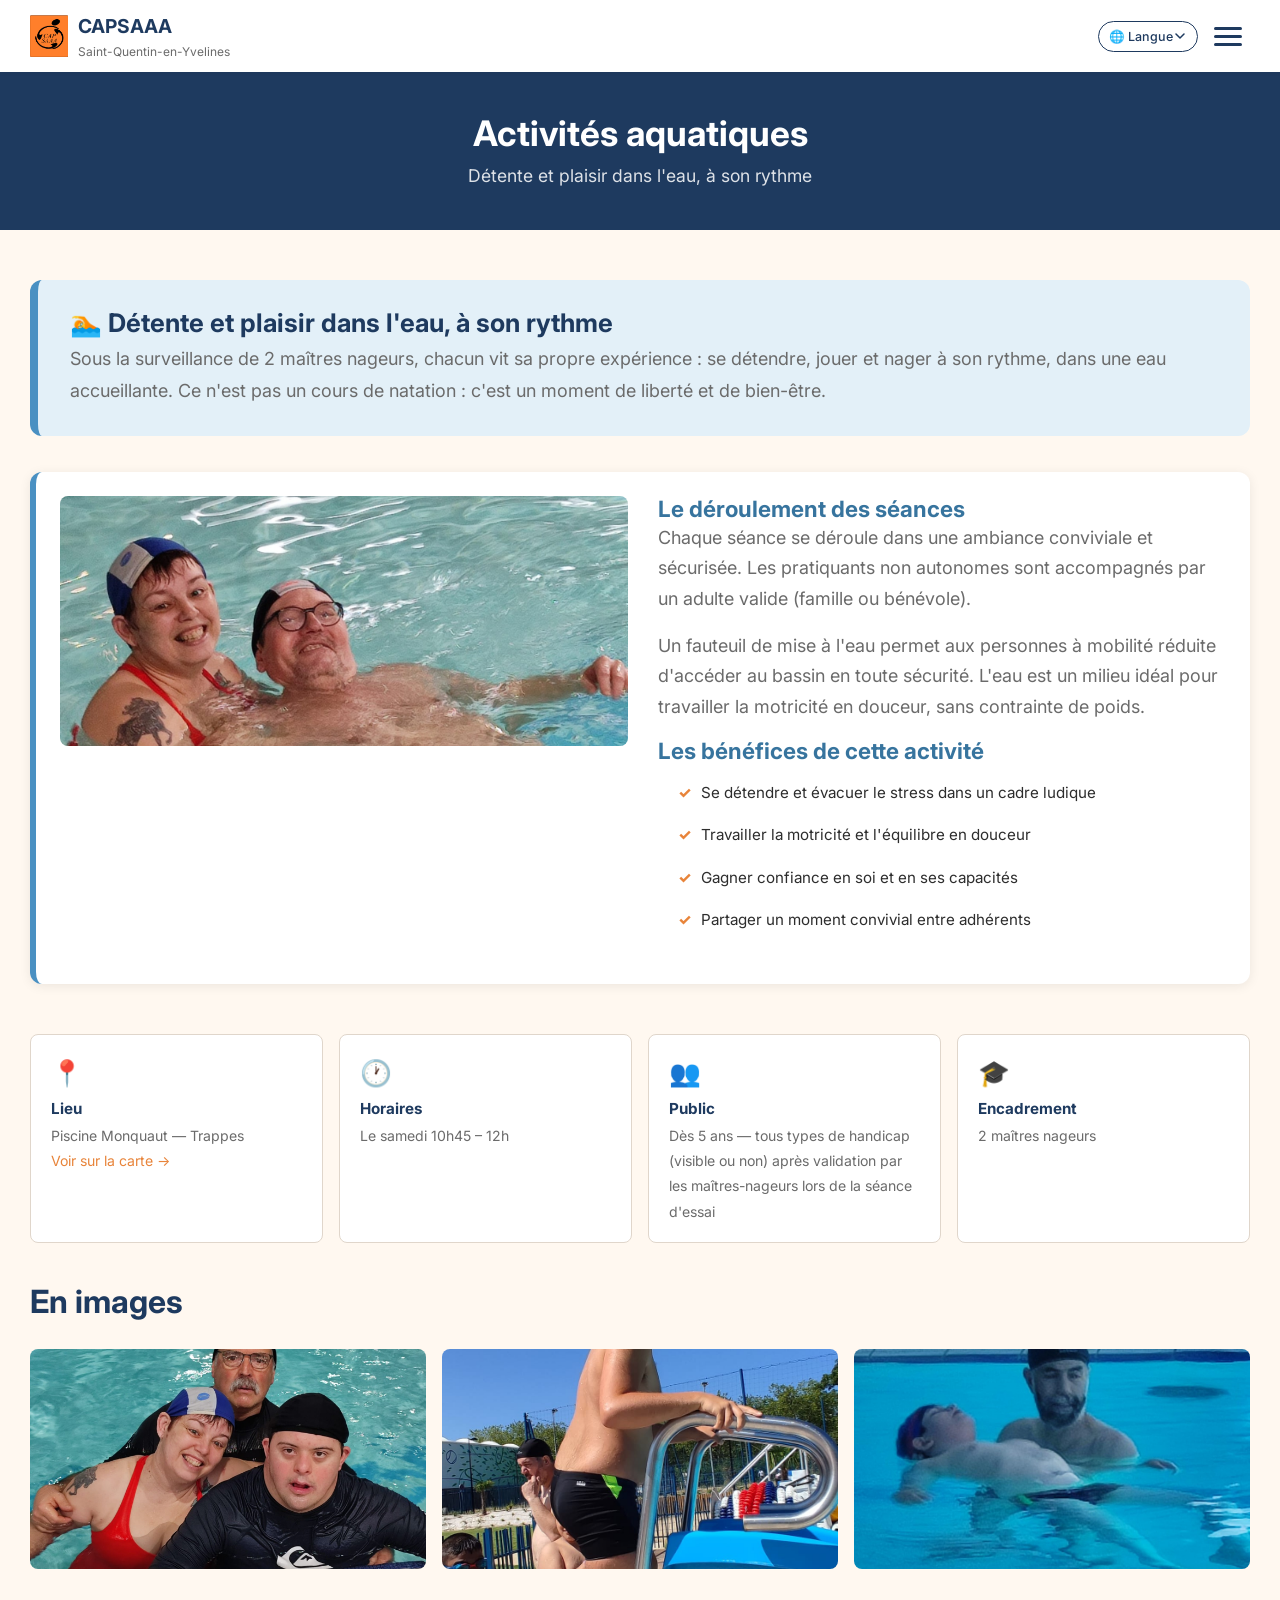
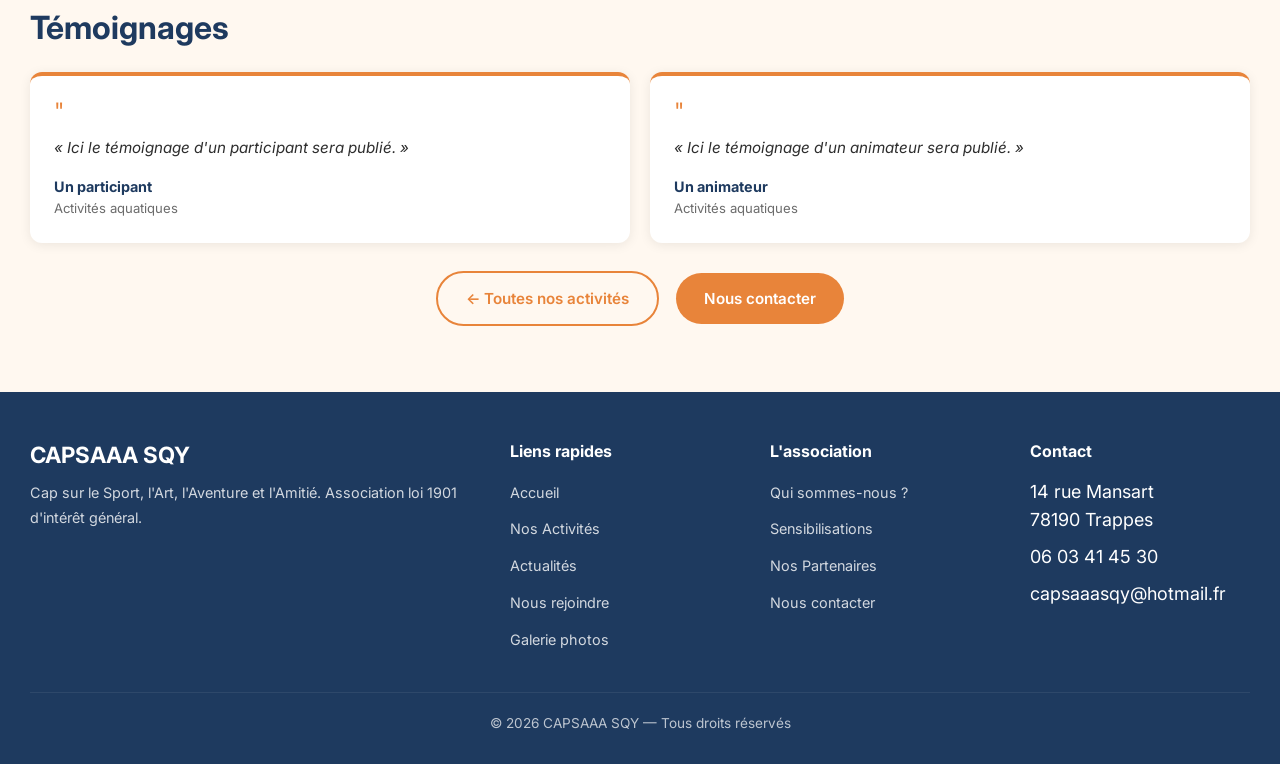
<file: pages/activite-aquatique.html>
<!DOCTYPE html>
<html lang="fr">
<head>
  <meta charset="UTF-8">
  <meta name="viewport" content="width=device-width, initial-scale=1.0">
  <title>Activités aquatiques — CAPSAAA SQY</title>
  <meta name="description" content="Activités aquatiques adaptée aux personnes en situation de handicap à Saint-Quentin-en-Yvelines — Piscine Monquaut — Trappes. Encadrement par des éducateurs sportifs diplômés, tous handicaps accueillis.">
  <meta name="keywords" content="sport adapté handicap Saint-Quentin-en-Yvelines, association handisport Yvelines, sport adapté handicap SQY, CAPSAAA, activités aquatiques, sport personnes handicapées">
  <meta name="robots" content="index, follow">
  <link rel="canonical" href="https://cap-saaa-sqy.fr/pages/activite-aquatique.html">
  <meta property="og:type" content="website">
  <meta property="og:site_name" content="CAPSAAA — Sport adapté à Saint-Quentin-en-Yvelines">
  <meta property="og:locale" content="fr_FR">
  <meta property="og:title" content="Activités aquatiques — CAPSAAA SQY">
  <meta property="og:description" content="Sous la surveillance de 2 maîtres nageurs, chacun vit sa propre expérience : se détendre, jouer et nager à son rythme, dans une eau accueillante. Ce n'est pas un cours de natation : c'est un moment de liberté et de bien-être.">
  <meta property="og:url" content="https://cap-saaa-sqy.fr/pages/activite-aquatique.html">
  <meta property="og:image" content="https://cap-saaa-sqy.fr/assets/photos/cbrh0506.jpg">
  <meta name="twitter:card" content="summary_large_image">
  <link rel="preconnect" href="https://fonts.googleapis.com">
  <link rel="preconnect" href="https://fonts.gstatic.com" crossorigin>
  <link href="https://fonts.googleapis.com/css2?family=Inter:wght@400;500;600;700;800&display=swap" rel="stylesheet">
  <link rel="stylesheet" href="../css/style.css">
  <link rel="icon" href="../assets/photos/logo-capsaaa-02.jpg">
  <script src="../js/stats.js" defer></script>
</head>
<body>

  <!-- ===== HEADER ===== -->
  <header class="site-header">
    <nav class="navbar container">
      <a href="../index.html" class="navbar-brand">
        <img src="../assets/photos/logo-capsaaa-copie.png" alt="CAPSAAA Logo" onerror="this.style.display='none'">
        <span>CAPSAAA <span class="brand-sub">Saint-Quentin-en-Yvelines</span></span>
      </a>
            <div class="translate-box">
              <select class="lang-select" aria-label="Choisir la langue" onchange="setPageLanguage(this.value)">
                <option value="">🌐 Langue</option>
                <option value="fr">Français</option>
                <option value="pt">Português</option>
                <option value="ar">العربية</option>
                <option value="en">English</option>
              </select>
            </div>
            <div id="google_translate_element" style="display:none"></div>
      <button class="nav-toggle" aria-label="Menu">
        <span></span><span></span><span></span>
      </button>
      <ul class="nav-menu">
        <li><a href="../index.html">Accueil</a></li>
        <li><a href="qui-sommes-nous.html">Qui sommes-nous ?</a></li>
        <li><a href="activites.html" class="active">Nos Activités</a></li>
        <li><a href="actualites.html">Actualités</a></li>
        <li><a href="sensibilisations.html">Sensibilisations</a></li>
        <li><a href="galerie.html">Galerie</a></li>
        <li><a href="inscriptions.html">Nous rejoindre</a></li>
        <li><a href="partenaires.html">Nos Partenaires</a></li>
        <li><a href="contact.html">Nous contacter</a></li>
      </ul>
    </nav>
  </header>

  <!-- ===== PAGE HEADER ===== -->
  <div class="page-header">
    <div class="container">
      <h1>Activités aquatiques</h1>
      <p>Détente et plaisir dans l'eau, à son rythme</p>
    </div>
  </div>

  <!-- ===== CONTENT ===== -->
  <section class="content-page">
    <div class="container">

      <div class="activity-page-hero act-piscine">
        <div>
          <h2>🏊 Détente et plaisir dans l'eau, à son rythme</h2>
          <p>Sous la surveillance de 2 maîtres nageurs, chacun vit sa propre expérience : se détendre, jouer et nager à son rythme, dans une eau accueillante. Ce n'est pas un cours de natation : c'est un moment de liberté et de bien-être.</p>
        </div>
      </div>

      <div class="activity-detail act-piscine">
        <div class="activity-detail-img">
          <img src="../assets/photos/cbrh0506.jpg" alt="Activités aquatiques — photo CAPSAAA" loading="lazy" onerror="this.parentElement.innerHTML='<div style=\'background:var(--color-primary-light);height:250px;display:flex;align-items:center;justify-content:center;font-size:3rem\'>🏊</div>'">
        </div>
        <div class="activity-detail-info">
          <h3>Le déroulement des séances</h3>
          <p>Chaque séance se déroule dans une ambiance conviviale et sécurisée. Les pratiquants non autonomes sont accompagnés par un adulte valide (famille ou bénévole).</p>
          <p>Un fauteuil de mise à l'eau permet aux personnes à mobilité réduite d'accéder au bassin en toute sécurité. L'eau est un milieu idéal pour travailler la motricité en douceur, sans contrainte de poids.</p>
          <h3>Les bénéfices de cette activité</h3>
          <ul class="benefits-list">
          <li>Se détendre et évacuer le stress dans un cadre ludique</li>
          <li>Travailler la motricité et l'équilibre en douceur</li>
          <li>Gagner confiance en soi et en ses capacités</li>
          <li>Partager un moment convivial entre adhérents</li>
          </ul>
        </div>
      </div>

      <!-- Infos pratiques -->
      <div class="activity-practice">
        <div class="practice-item">
          <div class="practice-icon">📍</div>
          <h4>Lieu</h4>
          <p>Piscine Monquaut — Trappes<br><a href="https://www.google.com/maps/search/?api=1&query=Piscine+Monquaut+Trappes" target="_blank" rel="noopener">Voir sur la carte →</a></p>
        </div>
        <div class="practice-item">
          <div class="practice-icon">🕐</div>
          <h4>Horaires</h4>
          <p>Le samedi 10h45 – 12h</p>
        </div>
        <div class="practice-item">
          <div class="practice-icon">👥</div>
          <h4>Public</h4>
          <p>Dès 5 ans — tous types de handicap (visible ou non) après validation par les maîtres-nageurs lors de la séance d'essai</p>
        </div>
        <div class="practice-item">
          <div class="practice-icon">🎓</div>
          <h4>Encadrement</h4>
          <p>2 maîtres nageurs</p>
        </div>
      </div>

      <!-- Photos -->
      <h2>En images</h2>
      <div class="activity-practice">
            <img src="../assets/photos/qmfi8712.jpg" alt="Activités aquatiques — photo CAPSAAA" loading="lazy" onerror="this.parentElement.style.display='none'" style="width:100%;height:220px;object-fit:cover;border-radius:var(--radius-sm)">
            <img src="../assets/photos/photo-2023-06-26-23-16-59.jpg" alt="Activités aquatiques — photo CAPSAAA" loading="lazy" onerror="this.parentElement.style.display='none'" style="width:100%;height:220px;object-fit:cover;border-radius:var(--radius-sm)">
            <img src="../assets/photos/photo-2023-06-26-23-16-60.jpg" alt="Activités aquatiques — photo CAPSAAA" loading="lazy" onerror="this.parentElement.style.display='none'" style="width:100%;height:220px;object-fit:cover;border-radius:var(--radius-sm)">
      </div>

      <!-- Témoignages (emplacements réservés — à compléter par l'association) -->
      <h2>Témoignages</h2>
      <div class="testimonials-grid">
        <div class="testimonial-card">
          <div class="quote">"</div>
          <p>« Ici le témoignage d'un participant sera publié. »</p>
          <div class="author">Un participant</div>
          <div class="role">Activités aquatiques</div>
        </div>
        <div class="testimonial-card">
          <div class="quote">"</div>
          <p>« Ici le témoignage d'un animateur sera publié. »</p>
          <div class="author">Un animateur</div>
          <div class="role">Activités aquatiques</div>
        </div>
      </div>
      <!-- NOTE ASSOCIATION : emplacements réservés aux témoignages réels (participants,
           familles, animateurs). Transmettre les textes à l'équipe CAPSAAA qui les publiera
           ici — demandé par l'association dans l'analyse du 26/08/2026. -->

      <p style="margin-top:28px;text-align:center">
        <a href="activites.html" class="btn btn-outline">← Toutes nos activités</a>
        <a href="contact.html" class="btn btn-primary" style="margin-left:12px">Nous contacter</a>
      </p>

    </div>
  </section>

  <!-- ===== FOOTER ===== -->
  <footer class="site-footer">
    <div class="container">
      <div class="footer-grid">
        <div class="footer-brand">
          <h3>CAPSAAA SQY</h3>
          <p>Cap sur le Sport, l'Art, l'Aventure et l'Amitié. Association loi 1901 d'intérêt général.</p>
        </div>
        <div class="footer-col">
          <h4>Liens rapides</h4>
          <ul>
            <li><a href="../index.html">Accueil</a></li>
            <li><a href="activites.html">Nos Activités</a></li>
            <li><a href="actualites.html">Actualités</a></li>
            <li><a href="inscriptions.html">Nous rejoindre</a></li>
            <li><a href="galerie.html">Galerie photos</a></li>
          </ul>
        </div>
        <div class="footer-col">
          <h4>L'association</h4>
          <ul>
            <li><a href="qui-sommes-nous.html">Qui sommes-nous ?</a></li>
            <li><a href="sensibilisations.html">Sensibilisations</a></li>
            <li><a href="partenaires.html">Nos Partenaires</a></li>
            <li><a href="contact.html">Nous contacter</a></li>
          </ul>
        </div>
        <div class="footer-col">
          <h4>Contact</h4>
          <ul>
            <li>14 rue Mansart<br>78190 Trappes</li>
            <li>06 03 41 45 30</li>
            <li>capsaaasqy@hotmail.fr</li>
          </ul>
        </div>
      </div>
      <div class="footer-bottom">
        <p>&copy; 2026 CAPSAAA SQY — Tous droits réservés</p>
      </div>
    </div>
  </footer>

    <!-- Traducteur automatique (pt/ar prioritaire, en secondaire) -->
  <script type="text/javascript">
    function googleTranslateElementInit() {
      new google.translate.TranslateElement({
        pageLanguage: 'fr',
        includedLanguages: 'fr,pt,ar,en',
      }, 'google_translate_element');
    }
    function setPageLanguage(lang) {
      if (!lang) lang = 'fr';
      document.cookie = 'googtrans=/fr/' + lang + '; path=/; expires=Thu, 31 Dec 2099 23:59:59 GMT';
      location.reload();
    }
  </script>
  <script type="text/javascript" src="https://translate.google.com/translate_a/element.js?cb=googleTranslateElementInit"></script>

<script src="../js/script.js"></script>
</body>
</html>
</file>
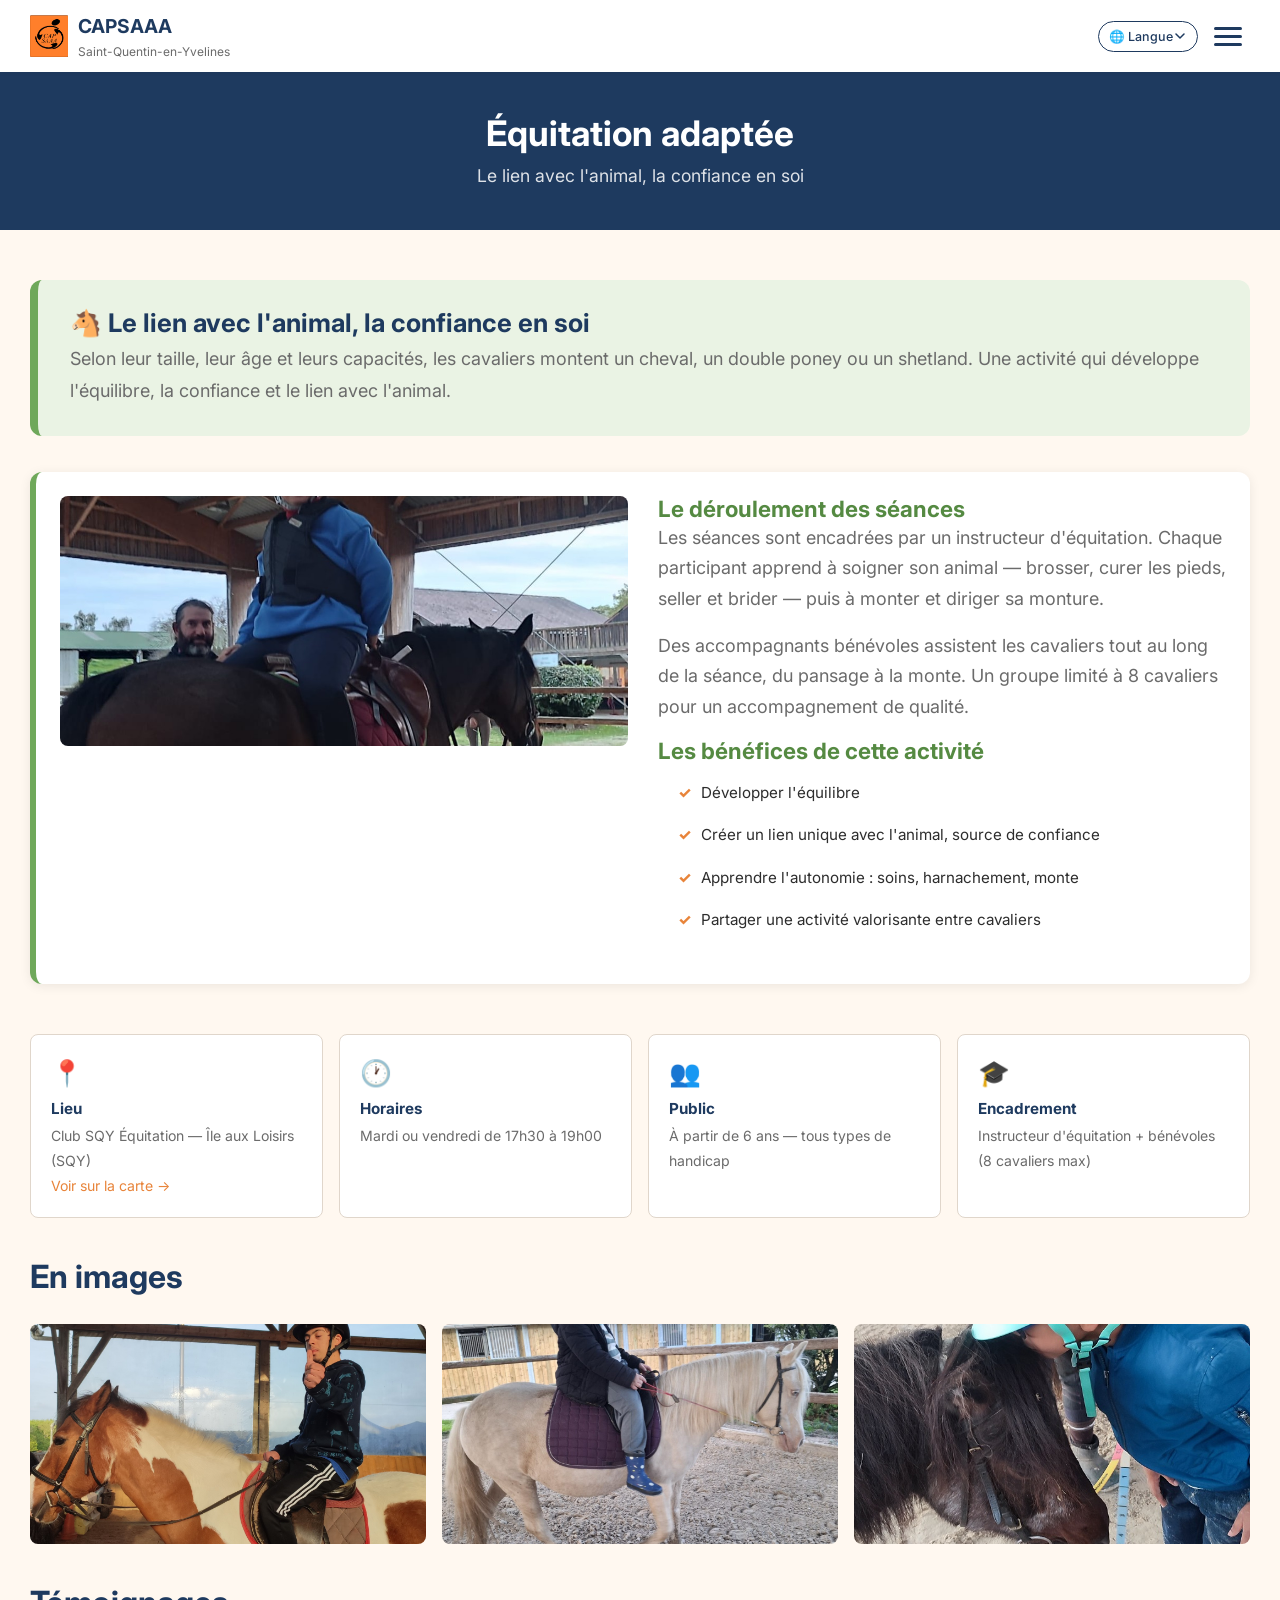
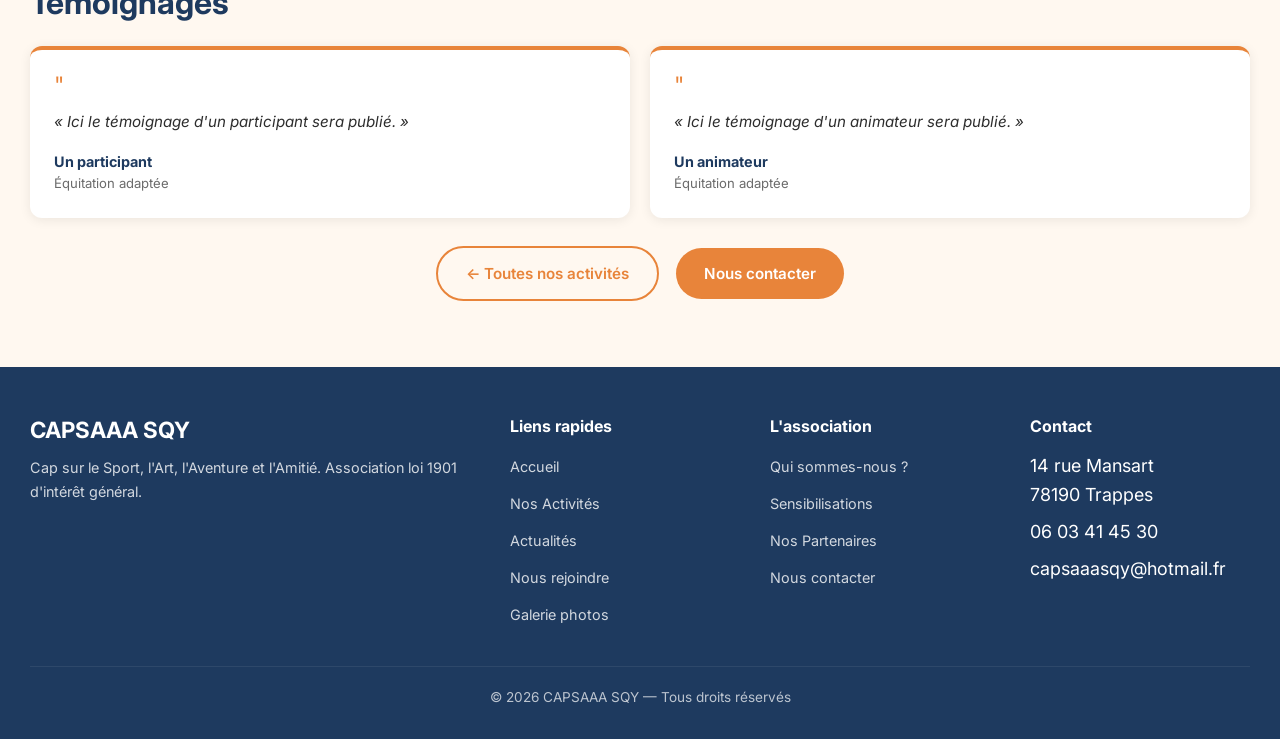
<file: pages/activite-equitation.html>
<!DOCTYPE html>
<html lang="fr">
<head>
  <meta charset="UTF-8">
  <meta name="viewport" content="width=device-width, initial-scale=1.0">
  <title>Équitation adaptée — CAPSAAA SQY</title>
  <meta name="description" content="Équitation adaptée adaptée aux personnes en situation de handicap à Saint-Quentin-en-Yvelines — Club SQY Équitation — Île aux Loisirs (SQY). Encadrement par des éducateurs sportifs diplômés, tous handicaps accueillis.">
  <meta name="keywords" content="sport adapté handicap Saint-Quentin-en-Yvelines, association handisport Yvelines, sport adapté handicap SQY, CAPSAAA, équitation adaptée, sport personnes handicapées">
  <meta name="robots" content="index, follow">
  <link rel="canonical" href="https://cap-saaa-sqy.fr/pages/activite-equitation.html">
  <meta property="og:type" content="website">
  <meta property="og:site_name" content="CAPSAAA — Sport adapté à Saint-Quentin-en-Yvelines">
  <meta property="og:locale" content="fr_FR">
  <meta property="og:title" content="Équitation adaptée — CAPSAAA SQY">
  <meta property="og:description" content="Selon leur taille, leur âge et leurs capacités, les cavaliers montent un cheval, un double poney ou un shetland. Une activité qui développe l'équilibre, la confiance et le lien avec l'animal.">
  <meta property="og:url" content="https://cap-saaa-sqy.fr/pages/activite-equitation.html">
  <meta property="og:image" content="https://cap-saaa-sqy.fr/assets/photos/pveh1252.jpg">
  <meta name="twitter:card" content="summary_large_image">
  <link rel="preconnect" href="https://fonts.googleapis.com">
  <link rel="preconnect" href="https://fonts.gstatic.com" crossorigin>
  <link href="https://fonts.googleapis.com/css2?family=Inter:wght@400;500;600;700;800&display=swap" rel="stylesheet">
  <link rel="stylesheet" href="../css/style.css">
  <link rel="icon" href="../assets/photos/logo-capsaaa-02.jpg">
  <script src="../js/stats.js" defer></script>
</head>
<body>

  <!-- ===== HEADER ===== -->
  <header class="site-header">
    <nav class="navbar container">
      <a href="../index.html" class="navbar-brand">
        <img src="../assets/photos/logo-capsaaa-copie.png" alt="CAPSAAA Logo" onerror="this.style.display='none'">
        <span>CAPSAAA <span class="brand-sub">Saint-Quentin-en-Yvelines</span></span>
      </a>
            <div class="translate-box">
              <select class="lang-select" aria-label="Choisir la langue" onchange="setPageLanguage(this.value)">
                <option value="">🌐 Langue</option>
                <option value="fr">Français</option>
                <option value="pt">Português</option>
                <option value="ar">العربية</option>
                <option value="en">English</option>
              </select>
            </div>
            <div id="google_translate_element" style="display:none"></div>
      <button class="nav-toggle" aria-label="Menu">
        <span></span><span></span><span></span>
      </button>
      <ul class="nav-menu">
        <li><a href="../index.html">Accueil</a></li>
        <li><a href="qui-sommes-nous.html">Qui sommes-nous ?</a></li>
        <li><a href="activites.html" class="active">Nos Activités</a></li>
        <li><a href="actualites.html">Actualités</a></li>
        <li><a href="sensibilisations.html">Sensibilisations</a></li>
        <li><a href="galerie.html">Galerie</a></li>
        <li><a href="inscriptions.html">Nous rejoindre</a></li>
        <li><a href="partenaires.html">Nos Partenaires</a></li>
        <li><a href="contact.html">Nous contacter</a></li>
      </ul>
    </nav>
  </header>

  <!-- ===== PAGE HEADER ===== -->
  <div class="page-header">
    <div class="container">
      <h1>Équitation adaptée</h1>
      <p>Le lien avec l'animal, la confiance en soi</p>
    </div>
  </div>

  <!-- ===== CONTENT ===== -->
  <section class="content-page">
    <div class="container">

      <div class="activity-page-hero act-equitation">
        <div>
          <h2>🐴 Le lien avec l'animal, la confiance en soi</h2>
          <p>Selon leur taille, leur âge et leurs capacités, les cavaliers montent un cheval, un double poney ou un shetland. Une activité qui développe l'équilibre, la confiance et le lien avec l'animal.</p>
        </div>
      </div>

      <div class="activity-detail act-equitation">
        <div class="activity-detail-img">
          <img src="../assets/photos/pveh1252.jpg" alt="Équitation adaptée — photo CAPSAAA" loading="lazy" onerror="this.parentElement.innerHTML='<div style=\'background:var(--color-primary-light);height:250px;display:flex;align-items:center;justify-content:center;font-size:3rem\'>🐴</div>'">
        </div>
        <div class="activity-detail-info">
          <h3>Le déroulement des séances</h3>
          <p>Les séances sont encadrées par un instructeur d'équitation. Chaque participant apprend à soigner son animal — brosser, curer les pieds, seller et brider — puis à monter et diriger sa monture.</p>
          <p>Des accompagnants bénévoles assistent les cavaliers tout au long de la séance, du pansage à la monte. Un groupe limité à 8 cavaliers pour un accompagnement de qualité.</p>
          <h3>Les bénéfices de cette activité</h3>
          <ul class="benefits-list">
          <li>Développer l'équilibre</li>
          <li>Créer un lien unique avec l'animal, source de confiance</li>
          <li>Apprendre l'autonomie : soins, harnachement, monte</li>
          <li>Partager une activité valorisante entre cavaliers</li>
          </ul>
        </div>
      </div>

      <!-- Infos pratiques -->
      <div class="activity-practice">
        <div class="practice-item">
          <div class="practice-icon">📍</div>
          <h4>Lieu</h4>
          <p>Club SQY Équitation — Île aux Loisirs (SQY)<br><a href="https://www.google.com/maps/search/?api=1&query=Club+SQY+%C3%89quitation+%C3%8Ele+aux+Loisirs+Saint-Quentin-en-Yvelines" target="_blank" rel="noopener">Voir sur la carte →</a></p>
        </div>
        <div class="practice-item">
          <div class="practice-icon">🕐</div>
          <h4>Horaires</h4>
          <p>Mardi ou vendredi de 17h30 à 19h00</p>
        </div>
        <div class="practice-item">
          <div class="practice-icon">👥</div>
          <h4>Public</h4>
          <p>À partir de 6 ans — tous types de handicap</p>
        </div>
        <div class="practice-item">
          <div class="practice-icon">🎓</div>
          <h4>Encadrement</h4>
          <p>Instructeur d'équitation + bénévoles (8 cavaliers max)</p>
        </div>
      </div>

      <!-- Photos -->
      <h2>En images</h2>
      <div class="activity-practice">
            <img src="../assets/photos/equitation.jpg" alt="Équitation adaptée — photo CAPSAAA" loading="lazy" onerror="this.parentElement.style.display='none'" style="width:100%;height:220px;object-fit:cover;border-radius:var(--radius-sm)">
            <img src="../assets/photos/diego-sur-plume.jpg" alt="Équitation adaptée — photo CAPSAAA" loading="lazy" onerror="this.parentElement.style.display='none'" style="width:100%;height:220px;object-fit:cover;border-radius:var(--radius-sm)">
            <img src="../assets/photos/poney-embrasse.jpg" alt="Équitation adaptée — un petit embrasse un poney" loading="lazy" onerror="this.parentElement.style.display='none'" style="width:100%;height:220px;object-fit:cover;border-radius:var(--radius-sm)">
      </div>

      <!-- Témoignages (emplacements réservés — à compléter par l'association) -->
      <h2>Témoignages</h2>
      <div class="testimonials-grid">
        <div class="testimonial-card">
          <div class="quote">"</div>
          <p>« Ici le témoignage d'un participant sera publié. »</p>
          <div class="author">Un participant</div>
          <div class="role">Équitation adaptée</div>
        </div>
        <div class="testimonial-card">
          <div class="quote">"</div>
          <p>« Ici le témoignage d'un animateur sera publié. »</p>
          <div class="author">Un animateur</div>
          <div class="role">Équitation adaptée</div>
        </div>
      </div>
      <!-- NOTE ASSOCIATION : emplacements réservés aux témoignages réels (participants,
           familles, animateurs). Transmettre les textes à l'équipe CAPSAAA qui les publiera
           ici — demandé par l'association dans l'analyse du 26/08/2026. -->

      <p style="margin-top:28px;text-align:center">
        <a href="activites.html" class="btn btn-outline">← Toutes nos activités</a>
        <a href="contact.html" class="btn btn-primary" style="margin-left:12px">Nous contacter</a>
      </p>

    </div>
  </section>

  <!-- ===== FOOTER ===== -->
  <footer class="site-footer">
    <div class="container">
      <div class="footer-grid">
        <div class="footer-brand">
          <h3>CAPSAAA SQY</h3>
          <p>Cap sur le Sport, l'Art, l'Aventure et l'Amitié. Association loi 1901 d'intérêt général.</p>
        </div>
        <div class="footer-col">
          <h4>Liens rapides</h4>
          <ul>
            <li><a href="../index.html">Accueil</a></li>
            <li><a href="activites.html">Nos Activités</a></li>
            <li><a href="actualites.html">Actualités</a></li>
            <li><a href="inscriptions.html">Nous rejoindre</a></li>
            <li><a href="galerie.html">Galerie photos</a></li>
          </ul>
        </div>
        <div class="footer-col">
          <h4>L'association</h4>
          <ul>
            <li><a href="qui-sommes-nous.html">Qui sommes-nous ?</a></li>
            <li><a href="sensibilisations.html">Sensibilisations</a></li>
            <li><a href="partenaires.html">Nos Partenaires</a></li>
            <li><a href="contact.html">Nous contacter</a></li>
          </ul>
        </div>
        <div class="footer-col">
          <h4>Contact</h4>
          <ul>
            <li>14 rue Mansart<br>78190 Trappes</li>
            <li>06 03 41 45 30</li>
            <li>capsaaasqy@hotmail.fr</li>
          </ul>
        </div>
      </div>
      <div class="footer-bottom">
        <p>&copy; 2026 CAPSAAA SQY — Tous droits réservés</p>
      </div>
    </div>
  </footer>

    <!-- Traducteur automatique (pt/ar prioritaire, en secondaire) -->
  <script type="text/javascript">
    function googleTranslateElementInit() {
      new google.translate.TranslateElement({
        pageLanguage: 'fr',
        includedLanguages: 'fr,pt,ar,en',
      }, 'google_translate_element');
    }
    function setPageLanguage(lang) {
      if (!lang) lang = 'fr';
      document.cookie = 'googtrans=/fr/' + lang + '; path=/; expires=Thu, 31 Dec 2099 23:59:59 GMT';
      location.reload();
    }
  </script>
  <script type="text/javascript" src="https://translate.google.com/translate_a/element.js?cb=googleTranslateElementInit"></script>

<script src="../js/script.js"></script>
</body>
</html>
</file>
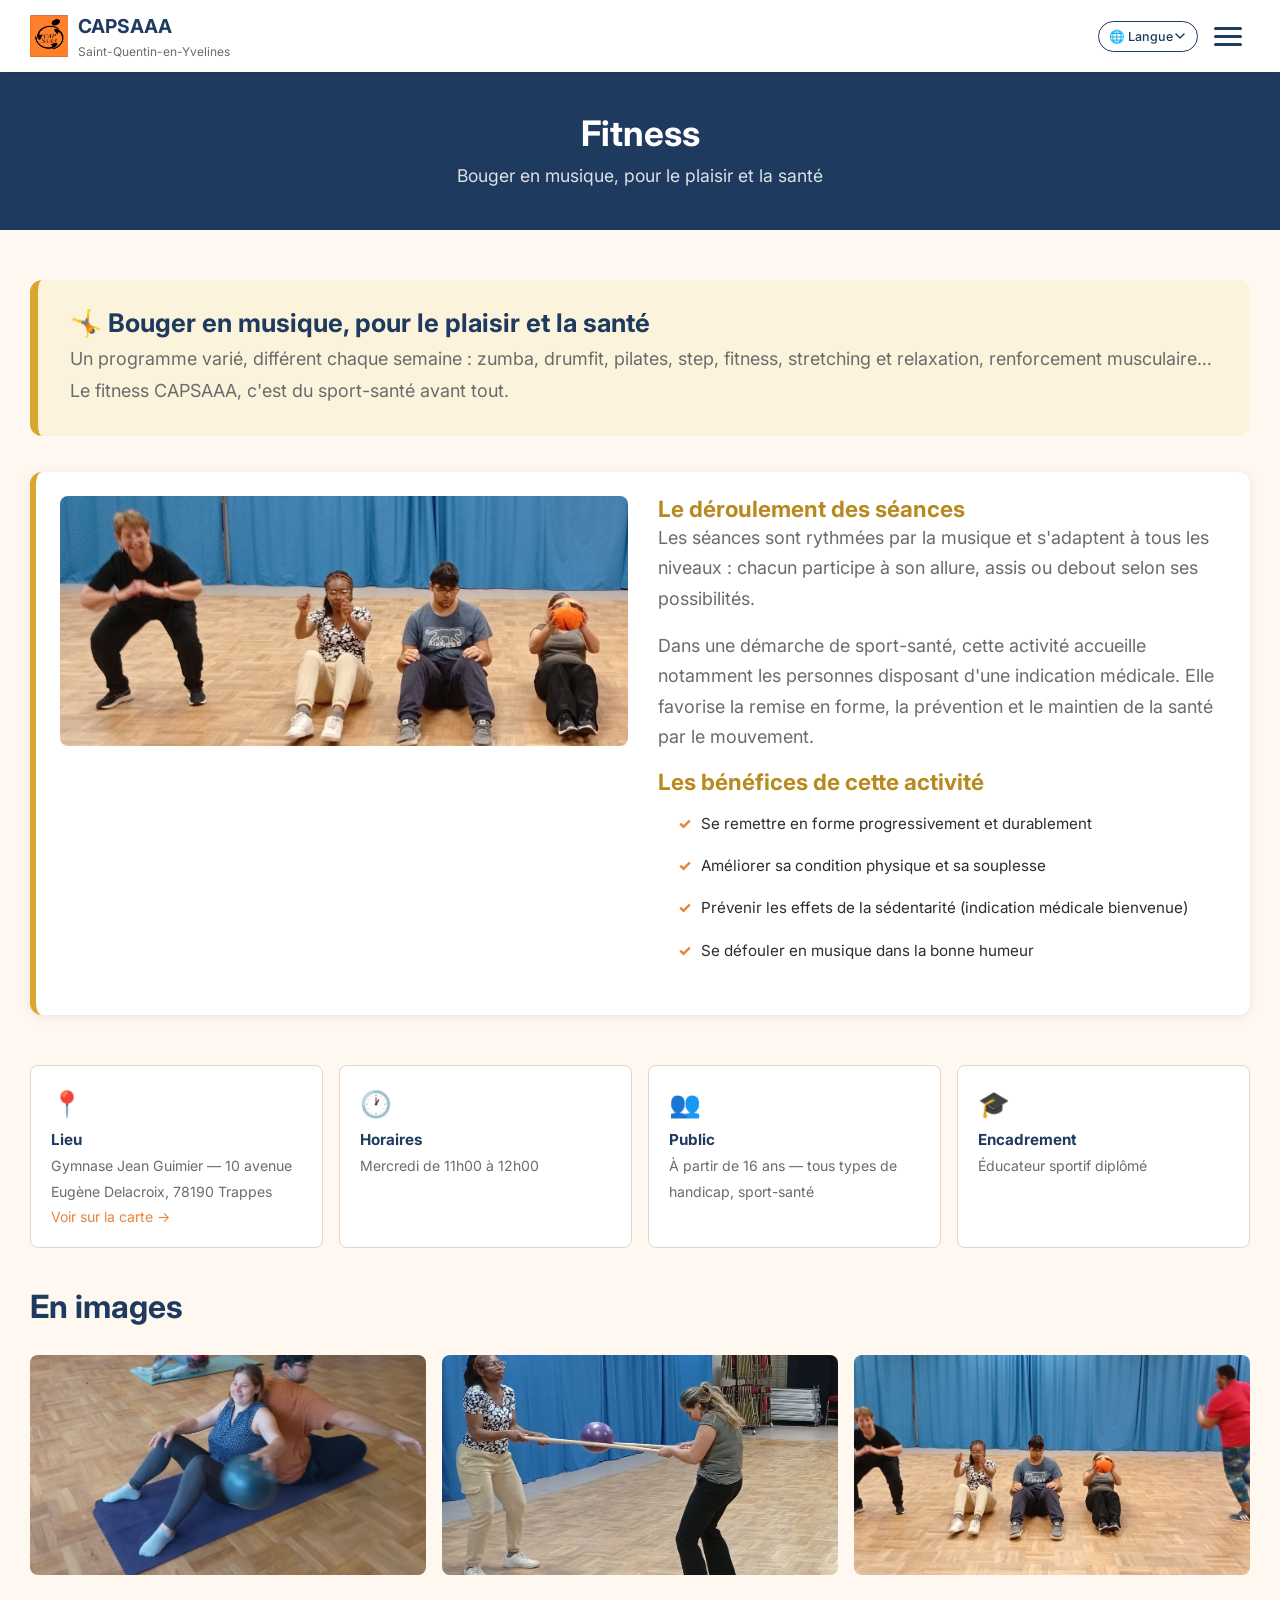
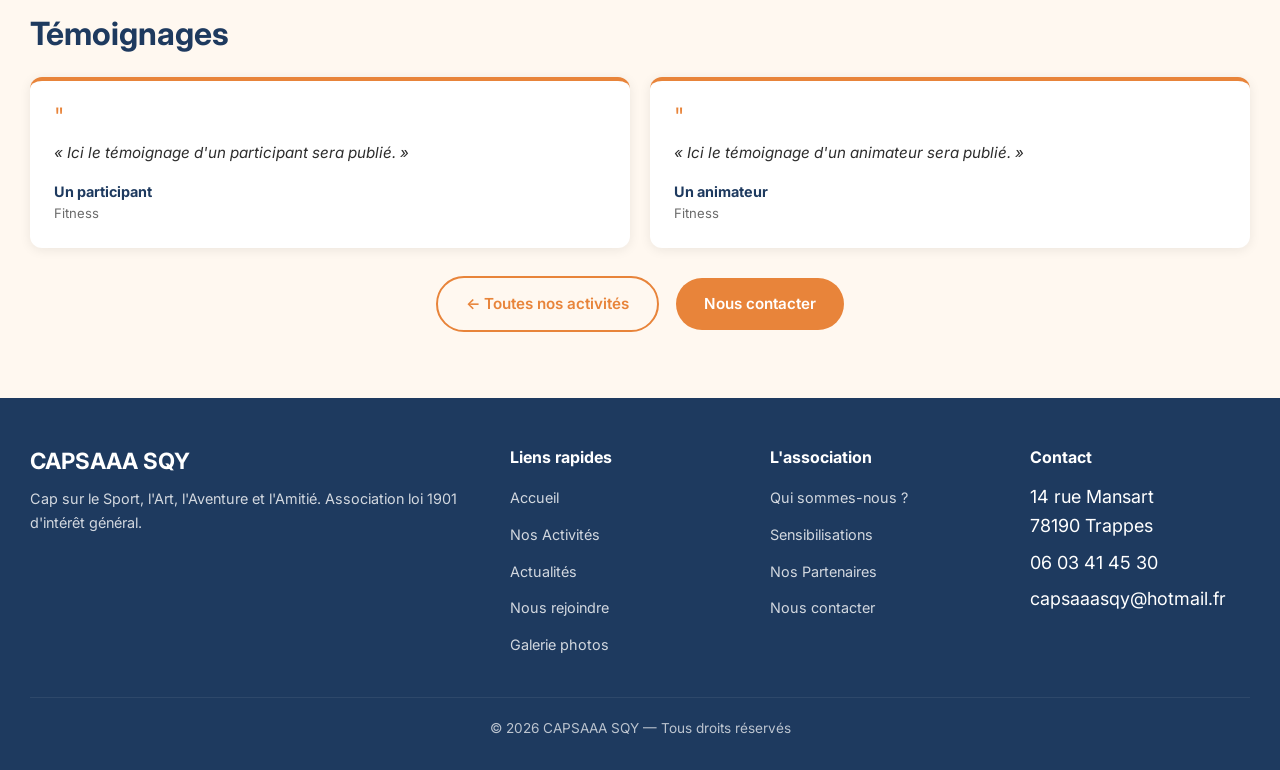
<file: pages/activite-fitness.html>
<!DOCTYPE html>
<html lang="fr">
<head>
  <meta charset="UTF-8">
  <meta name="viewport" content="width=device-width, initial-scale=1.0">
  <title>Fitness — CAPSAAA SQY</title>
  <meta name="description" content="Fitness adaptée aux personnes en situation de handicap à Saint-Quentin-en-Yvelines — Gymnase Jean Guimier, Trappes. Encadrement par des éducateurs sportifs diplômés, tous handicaps accueillis.">
  <meta name="keywords" content="sport adapté handicap Saint-Quentin-en-Yvelines, association handisport Yvelines, sport adapté handicap SQY, CAPSAAA, fitness, sport personnes handicapées">
  <meta name="robots" content="index, follow">
  <link rel="canonical" href="https://cap-saaa-sqy.fr/pages/activite-fitness.html">
  <meta property="og:type" content="website">
  <meta property="og:site_name" content="CAPSAAA — Sport adapté à Saint-Quentin-en-Yvelines">
  <meta property="og:locale" content="fr_FR">
  <meta property="og:title" content="Fitness — CAPSAAA SQY">
  <meta property="og:description" content="Un programme varié, différent chaque semaine : zumba, drumfit, pilates, step fitness, stretching et relaxation, renforcement musculaire… Le fitness CAPSAAA, c'est du sport-santé avant tout.">
  <meta property="og:url" content="https://cap-saaa-sqy.fr/pages/activite-fitness.html">
  <meta property="og:image" content="https://cap-saaa-sqy.fr/assets/photos/fitness-accueil.jpg">
  <meta name="twitter:card" content="summary_large_image">
  <link rel="preconnect" href="https://fonts.googleapis.com">
  <link rel="preconnect" href="https://fonts.gstatic.com" crossorigin>
  <link href="https://fonts.googleapis.com/css2?family=Inter:wght@400;500;600;700;800&display=swap" rel="stylesheet">
  <link rel="stylesheet" href="../css/style.css">
  <link rel="icon" href="../assets/photos/logo-capsaaa-02.jpg">
  <script src="../js/stats.js" defer></script>
</head>
<body>

  <!-- ===== HEADER ===== -->
  <header class="site-header">
    <nav class="navbar container">
      <a href="../index.html" class="navbar-brand">
        <img src="../assets/photos/logo-capsaaa-copie.png" alt="CAPSAAA Logo" onerror="this.style.display='none'">
        <span>CAPSAAA <span class="brand-sub">Saint-Quentin-en-Yvelines</span></span>
      </a>
            <div class="translate-box">
              <select class="lang-select" aria-label="Choisir la langue" onchange="setPageLanguage(this.value)">
                <option value="">🌐 Langue</option>
                <option value="fr">Français</option>
                <option value="pt">Português</option>
                <option value="ar">العربية</option>
                <option value="en">English</option>
              </select>
            </div>
            <div id="google_translate_element" style="display:none"></div>
      <button class="nav-toggle" aria-label="Menu">
        <span></span><span></span><span></span>
      </button>
      <ul class="nav-menu">
        <li><a href="../index.html">Accueil</a></li>
        <li><a href="qui-sommes-nous.html">Qui sommes-nous ?</a></li>
        <li><a href="activites.html" class="active">Nos Activités</a></li>
        <li><a href="actualites.html">Actualités</a></li>
        <li><a href="sensibilisations.html">Sensibilisations</a></li>
        <li><a href="galerie.html">Galerie</a></li>
        <li><a href="inscriptions.html">Nous rejoindre</a></li>
        <li><a href="partenaires.html">Nos Partenaires</a></li>
        <li><a href="contact.html">Nous contacter</a></li>
      </ul>
    </nav>
  </header>

  <!-- ===== PAGE HEADER ===== -->
  <div class="page-header">
    <div class="container">
      <h1>Fitness</h1>
      <p>Bouger en musique, pour le plaisir et la santé</p>
    </div>
  </div>

  <!-- ===== CONTENT ===== -->
  <section class="content-page">
    <div class="container">

      <div class="activity-page-hero act-fitness">
        <div>
          <h2>🤸 Bouger en musique, pour le plaisir et la santé</h2>
          <p>Un programme varié, différent chaque semaine : zumba, drumfit, pilates, step, fitness, stretching et relaxation, renforcement musculaire… Le fitness CAPSAAA, c'est du sport-santé avant tout.</p>
        </div>
      </div>

      <div class="activity-detail act-fitness">
        <div class="activity-detail-img">
          <img src="../assets/photos/fitness-accueil.jpg" alt="Fitness — photo CAPSAAA" loading="lazy" onerror="this.parentElement.innerHTML='<div style=\'background:var(--color-primary-light);height:250px;display:flex;align-items:center;justify-content:center;font-size:3rem\'>🤸</div>'">
        </div>
        <div class="activity-detail-info">
          <h3>Le déroulement des séances</h3>
          <p>Les séances sont rythmées par la musique et s'adaptent à tous les niveaux : chacun participe à son allure, assis ou debout selon ses possibilités.</p>
          <p>Dans une démarche de sport-santé, cette activité accueille notamment les personnes disposant d'une indication médicale. Elle favorise la remise en forme, la prévention et le maintien de la santé par le mouvement.</p>
          <h3>Les bénéfices de cette activité</h3>
          <ul class="benefits-list">
          <li>Se remettre en forme progressivement et durablement</li>
          <li>Améliorer sa condition physique et sa souplesse</li>
          <li>Prévenir les effets de la sédentarité (indication médicale bienvenue)</li>
          <li>Se défouler en musique dans la bonne humeur</li>
          </ul>
        </div>
      </div>

      <!-- Infos pratiques -->
      <div class="activity-practice">
        <div class="practice-item">
          <div class="practice-icon">📍</div>
          <h4>Lieu</h4>
          <p>Gymnase Jean Guimier — 10 avenue Eugène Delacroix, 78190 Trappes<br><a href="https://www.google.com/maps/search/?api=1&query=Gymnase+Jean+Guimier+10+avenue+Eug%C3%A8ne+Delacroix+Trappes" target="_blank" rel="noopener">Voir sur la carte →</a></p>
        </div>
        <div class="practice-item">
          <div class="practice-icon">🕐</div>
          <h4>Horaires</h4>
          <p>Mercredi de 11h00 à 12h00</p>
        </div>
        <div class="practice-item">
          <div class="practice-icon">👥</div>
          <h4>Public</h4>
          <p>À partir de 16 ans — tous types de handicap, sport-santé</p>
        </div>
        <div class="practice-item">
          <div class="practice-icon">🎓</div>
          <h4>Encadrement</h4>
          <p>Éducateur sportif diplômé</p>
        </div>
      </div>

      <!-- Photos -->
      <h2>En images</h2>
      <div class="activity-practice">
            <img src="../assets/photos/fitness-gauche.jpg" alt="Fitness — photo CAPSAAA" loading="lazy" onerror="this.parentElement.style.display='none'" style="width:100%;height:220px;object-fit:cover;border-radius:var(--radius-sm)">
            <img src="../assets/photos/fitness-centre.jpg" alt="Fitness — photo CAPSAAA" loading="lazy" onerror="this.parentElement.style.display='none'" style="width:100%;height:220px;object-fit:cover;border-radius:var(--radius-sm)">
            <img src="../assets/photos/fitness-droite.jpg" alt="Fitness — photo CAPSAAA" loading="lazy" onerror="this.parentElement.style.display='none'" style="width:100%;height:220px;object-fit:cover;border-radius:var(--radius-sm)">
      </div>

      <!-- Témoignages (emplacements réservés — à compléter par l'association) -->
      <h2>Témoignages</h2>
      <div class="testimonials-grid">
        <div class="testimonial-card">
          <div class="quote">"</div>
          <p>« Ici le témoignage d'un participant sera publié. »</p>
          <div class="author">Un participant</div>
          <div class="role">Fitness</div>
        </div>
        <div class="testimonial-card">
          <div class="quote">"</div>
          <p>« Ici le témoignage d'un animateur sera publié. »</p>
          <div class="author">Un animateur</div>
          <div class="role">Fitness</div>
        </div>
      </div>
      <!-- NOTE ASSOCIATION : emplacements réservés aux témoignages réels (participants,
           familles, animateurs). Transmettre les textes à l'équipe CAPSAAA qui les publiera
           ici — demandé par l'association dans l'analyse du 26/08/2026. -->

      <p style="margin-top:28px;text-align:center">
        <a href="activites.html" class="btn btn-outline">← Toutes nos activités</a>
        <a href="contact.html" class="btn btn-primary" style="margin-left:12px">Nous contacter</a>
      </p>

    </div>
  </section>

  <!-- ===== FOOTER ===== -->
  <footer class="site-footer">
    <div class="container">
      <div class="footer-grid">
        <div class="footer-brand">
          <h3>CAPSAAA SQY</h3>
          <p>Cap sur le Sport, l'Art, l'Aventure et l'Amitié. Association loi 1901 d'intérêt général.</p>
        </div>
        <div class="footer-col">
          <h4>Liens rapides</h4>
          <ul>
            <li><a href="../index.html">Accueil</a></li>
            <li><a href="activites.html">Nos Activités</a></li>
            <li><a href="actualites.html">Actualités</a></li>
            <li><a href="inscriptions.html">Nous rejoindre</a></li>
            <li><a href="galerie.html">Galerie photos</a></li>
          </ul>
        </div>
        <div class="footer-col">
          <h4>L'association</h4>
          <ul>
            <li><a href="qui-sommes-nous.html">Qui sommes-nous ?</a></li>
            <li><a href="sensibilisations.html">Sensibilisations</a></li>
            <li><a href="partenaires.html">Nos Partenaires</a></li>
            <li><a href="contact.html">Nous contacter</a></li>
          </ul>
        </div>
        <div class="footer-col">
          <h4>Contact</h4>
          <ul>
            <li>14 rue Mansart<br>78190 Trappes</li>
            <li>06 03 41 45 30</li>
            <li>capsaaasqy@hotmail.fr</li>
          </ul>
        </div>
      </div>
      <div class="footer-bottom">
        <p>&copy; 2026 CAPSAAA SQY — Tous droits réservés</p>
      </div>
    </div>
  </footer>

    <!-- Traducteur automatique (pt/ar prioritaire, en secondaire) -->
  <script type="text/javascript">
    function googleTranslateElementInit() {
      new google.translate.TranslateElement({
        pageLanguage: 'fr',
        includedLanguages: 'fr,pt,ar,en',
      }, 'google_translate_element');
    }
    function setPageLanguage(lang) {
      if (!lang) lang = 'fr';
      document.cookie = 'googtrans=/fr/' + lang + '; path=/; expires=Thu, 31 Dec 2099 23:59:59 GMT';
      location.reload();
    }
  </script>
  <script type="text/javascript" src="https://translate.google.com/translate_a/element.js?cb=googleTranslateElementInit"></script>

<script src="../js/script.js"></script>
</body>
</html>
</file>
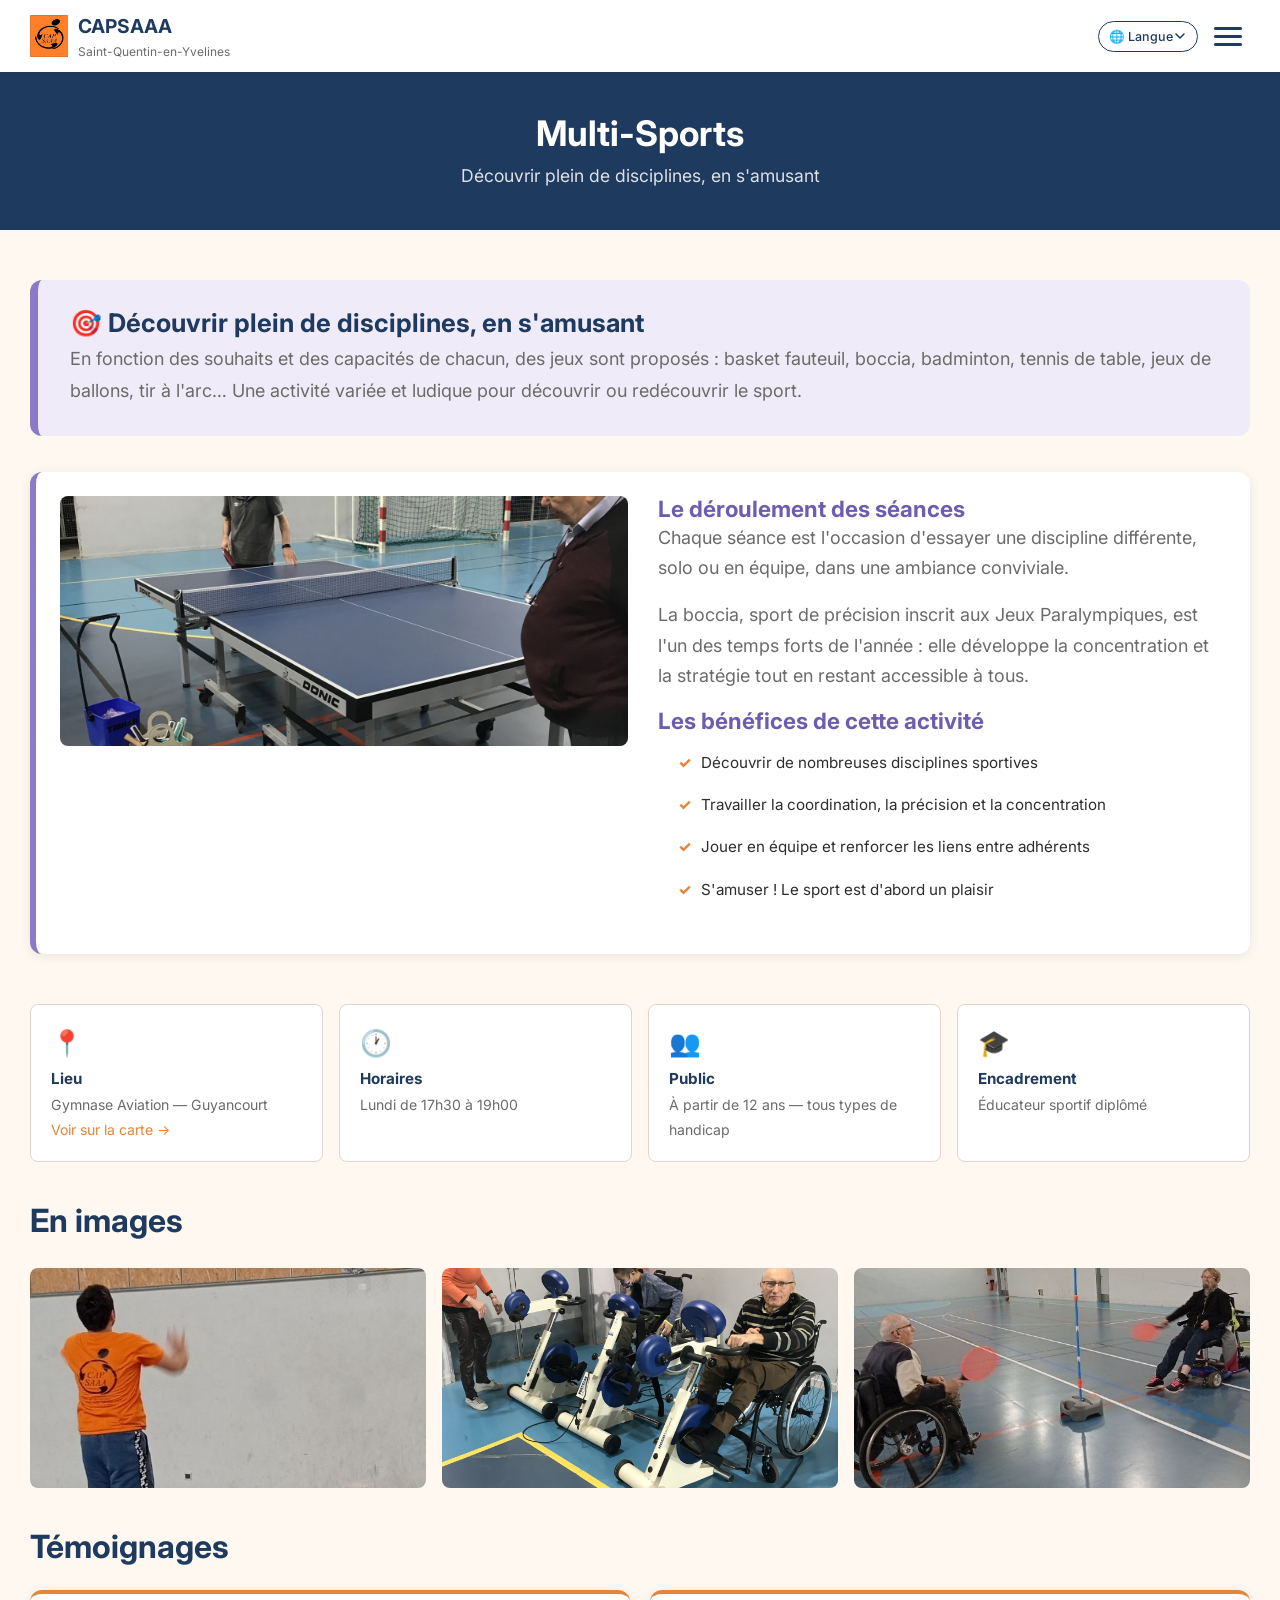
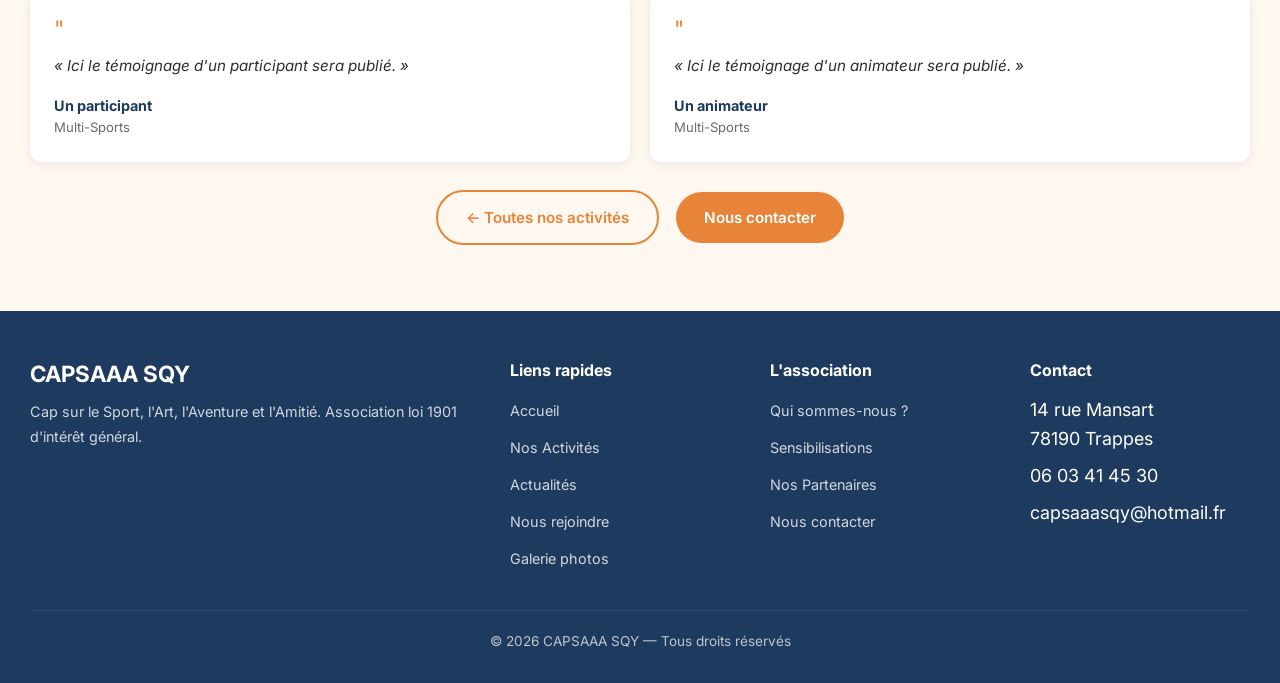
<file: pages/activite-multisport.html>
<!DOCTYPE html>
<html lang="fr">
<head>
  <meta charset="UTF-8">
  <meta name="viewport" content="width=device-width, initial-scale=1.0">
  <title>Multi-Sports — CAPSAAA SQY</title>
  <meta name="description" content="Multi-Sports adaptée aux personnes en situation de handicap à Saint-Quentin-en-Yvelines — Gymnase Aviation — Guyancourt. Encadrement par des éducateurs sportifs diplômés, tous handicaps accueillis.">
  <meta name="keywords" content="sport adapté handicap Saint-Quentin-en-Yvelines, association handisport Yvelines, sport adapté handicap SQY, CAPSAAA, multi-sports, sport personnes handicapées">
  <meta name="robots" content="index, follow">
  <link rel="canonical" href="https://cap-saaa-sqy.fr/pages/activite-multisport.html">
  <meta property="og:type" content="website">
  <meta property="og:site_name" content="CAPSAAA — Sport adapté à Saint-Quentin-en-Yvelines">
  <meta property="og:locale" content="fr_FR">
  <meta property="og:title" content="Multi-Sports — CAPSAAA SQY">
  <meta property="og:description" content="En fonction des souhaits et des capacités de chacun, des jeux sont proposés : basket fauteuil, boccia, badminton, tennis de table, jeux de ballons, tir à l'arc… Une activité variée et ludique pour découvrir ou redécouvrir le sport.">
  <meta property="og:url" content="https://cap-saaa-sqy.fr/pages/activite-multisport.html">
  <meta property="og:image" content="https://cap-saaa-sqy.fr/assets/photos/multisport-ping-pong-double.jpg">
  <meta name="twitter:card" content="summary_large_image">
  <link rel="preconnect" href="https://fonts.googleapis.com">
  <link rel="preconnect" href="https://fonts.gstatic.com" crossorigin>
  <link href="https://fonts.googleapis.com/css2?family=Inter:wght@400;500;600;700;800&display=swap" rel="stylesheet">
  <link rel="stylesheet" href="../css/style.css">
  <link rel="icon" href="../assets/photos/logo-capsaaa-02.jpg">
  <script src="../js/stats.js" defer></script>
</head>
<body>

  <!-- ===== HEADER ===== -->
  <header class="site-header">
    <nav class="navbar container">
      <a href="../index.html" class="navbar-brand">
        <img src="../assets/photos/logo-capsaaa-copie.png" alt="CAPSAAA Logo" onerror="this.style.display='none'">
        <span>CAPSAAA <span class="brand-sub">Saint-Quentin-en-Yvelines</span></span>
      </a>
            <div class="translate-box">
              <select class="lang-select" aria-label="Choisir la langue" onchange="setPageLanguage(this.value)">
                <option value="">🌐 Langue</option>
                <option value="fr">Français</option>
                <option value="pt">Português</option>
                <option value="ar">العربية</option>
                <option value="en">English</option>
              </select>
            </div>
            <div id="google_translate_element" style="display:none"></div>
      <button class="nav-toggle" aria-label="Menu">
        <span></span><span></span><span></span>
      </button>
      <ul class="nav-menu">
        <li><a href="../index.html">Accueil</a></li>
        <li><a href="qui-sommes-nous.html">Qui sommes-nous ?</a></li>
        <li><a href="activites.html" class="active">Nos Activités</a></li>
        <li><a href="actualites.html">Actualités</a></li>
        <li><a href="sensibilisations.html">Sensibilisations</a></li>
        <li><a href="galerie.html">Galerie</a></li>
        <li><a href="inscriptions.html">Nous rejoindre</a></li>
        <li><a href="partenaires.html">Nos Partenaires</a></li>
        <li><a href="contact.html">Nous contacter</a></li>
      </ul>
    </nav>
  </header>

  <!-- ===== PAGE HEADER ===== -->
  <div class="page-header">
    <div class="container">
      <h1>Multi-Sports</h1>
      <p>Découvrir plein de disciplines, en s'amusant</p>
    </div>
  </div>

  <!-- ===== CONTENT ===== -->
  <section class="content-page">
    <div class="container">

      <div class="activity-page-hero act-multisport">
        <div>
          <h2>🎯 Découvrir plein de disciplines, en s'amusant</h2>
          <p>En fonction des souhaits et des capacités de chacun, des jeux sont proposés : basket fauteuil, boccia, badminton, tennis de table, jeux de ballons, tir à l'arc… Une activité variée et ludique pour découvrir ou redécouvrir le sport.</p>
        </div>
      </div>

      <div class="activity-detail act-multisport">
        <div class="activity-detail-img">
          <img src="../assets/photos/sebastien-et-son-papa-1.jpg" alt="Multi-Sports — tennis de table au gymnase de Guyancourt" loading="lazy" onerror="this.parentElement.innerHTML='<div style=\'background:var(--color-primary-light);height:250px;display:flex;align-items:center;justify-content:center;font-size:3rem\'>🎯</div>'">
        </div>
        <div class="activity-detail-info">
          <h3>Le déroulement des séances</h3>
          <p>Chaque séance est l'occasion d'essayer une discipline différente, solo ou en équipe, dans une ambiance conviviale.</p>
          <p>La boccia, sport de précision inscrit aux Jeux Paralympiques, est l'un des temps forts de l'année : elle développe la concentration et la stratégie tout en restant accessible à tous.</p>
          <h3>Les bénéfices de cette activité</h3>
          <ul class="benefits-list">
          <li>Découvrir de nombreuses disciplines sportives</li>
          <li>Travailler la coordination, la précision et la concentration</li>
          <li>Jouer en équipe et renforcer les liens entre adhérents</li>
          <li>S'amuser ! Le sport est d'abord un plaisir</li>
          </ul>
        </div>
      </div>

      <!-- Infos pratiques -->
      <div class="activity-practice">
        <div class="practice-item">
          <div class="practice-icon">📍</div>
          <h4>Lieu</h4>
          <p>Gymnase Aviation — Guyancourt<br><a href="https://www.google.com/maps/search/?api=1&query=Gymnase+Aviation+Guyancourt" target="_blank" rel="noopener">Voir sur la carte →</a></p>
        </div>
        <div class="practice-item">
          <div class="practice-icon">🕐</div>
          <h4>Horaires</h4>
          <p>Lundi de 17h30 à 19h00</p>
        </div>
        <div class="practice-item">
          <div class="practice-icon">👥</div>
          <h4>Public</h4>
          <p>À partir de 12 ans — tous types de handicap</p>
        </div>
        <div class="practice-item">
          <div class="practice-icon">🎓</div>
          <h4>Encadrement</h4>
          <p>Éducateur sportif diplômé</p>
        </div>
      </div>

      <!-- Photos -->
      <h2>En images</h2>
      <div class="activity-practice">
            <img src="../assets/photos/multisport-tir-basket.jpg" alt="Multi-Sports — photo CAPSAAA" loading="lazy" onerror="this.parentElement.style.display='none'" style="width:100%;height:220px;object-fit:cover;border-radius:var(--radius-sm)">
            <img src="../assets/photos/mariette-alexandre-dominique-2.jpg" alt="Multi-Sports — photo CAPSAAA" loading="lazy" onerror="this.parentElement.style.display='none'" style="width:100%;height:220px;object-fit:cover;border-radius:var(--radius-sm)">
            <img src="../assets/photos/multisport-raquette-fauteuil.jpg" alt="Multi-Sports — photo CAPSAAA" loading="lazy" onerror="this.parentElement.style.display='none'" style="width:100%;height:220px;object-fit:cover;border-radius:var(--radius-sm)">
      </div>

      <!-- Témoignages (emplacements réservés — à compléter par l'association) -->
      <h2>Témoignages</h2>
      <div class="testimonials-grid">
        <div class="testimonial-card">
          <div class="quote">"</div>
          <p>« Ici le témoignage d'un participant sera publié. »</p>
          <div class="author">Un participant</div>
          <div class="role">Multi-Sports</div>
        </div>
        <div class="testimonial-card">
          <div class="quote">"</div>
          <p>« Ici le témoignage d'un animateur sera publié. »</p>
          <div class="author">Un animateur</div>
          <div class="role">Multi-Sports</div>
        </div>
      </div>
      <!-- NOTE ASSOCIATION : emplacements réservés aux témoignages réels (participants,
           familles, animateurs). Transmettre les textes à l'équipe CAPSAAA qui les publiera
           ici — demandé par l'association dans l'analyse du 26/08/2026. -->

      <p style="margin-top:28px;text-align:center">
        <a href="activites.html" class="btn btn-outline">← Toutes nos activités</a>
        <a href="contact.html" class="btn btn-primary" style="margin-left:12px">Nous contacter</a>
      </p>

    </div>
  </section>

  <!-- ===== FOOTER ===== -->
  <footer class="site-footer">
    <div class="container">
      <div class="footer-grid">
        <div class="footer-brand">
          <h3>CAPSAAA SQY</h3>
          <p>Cap sur le Sport, l'Art, l'Aventure et l'Amitié. Association loi 1901 d'intérêt général.</p>
        </div>
        <div class="footer-col">
          <h4>Liens rapides</h4>
          <ul>
            <li><a href="../index.html">Accueil</a></li>
            <li><a href="activites.html">Nos Activités</a></li>
            <li><a href="actualites.html">Actualités</a></li>
            <li><a href="inscriptions.html">Nous rejoindre</a></li>
            <li><a href="galerie.html">Galerie photos</a></li>
          </ul>
        </div>
        <div class="footer-col">
          <h4>L'association</h4>
          <ul>
            <li><a href="qui-sommes-nous.html">Qui sommes-nous ?</a></li>
            <li><a href="sensibilisations.html">Sensibilisations</a></li>
            <li><a href="partenaires.html">Nos Partenaires</a></li>
            <li><a href="contact.html">Nous contacter</a></li>
          </ul>
        </div>
        <div class="footer-col">
          <h4>Contact</h4>
          <ul>
            <li>14 rue Mansart<br>78190 Trappes</li>
            <li>06 03 41 45 30</li>
            <li>capsaaasqy@hotmail.fr</li>
          </ul>
        </div>
      </div>
      <div class="footer-bottom">
        <p>&copy; 2026 CAPSAAA SQY — Tous droits réservés</p>
      </div>
    </div>
  </footer>

    <!-- Traducteur automatique (pt/ar prioritaire, en secondaire) -->
  <script type="text/javascript">
    function googleTranslateElementInit() {
      new google.translate.TranslateElement({
        pageLanguage: 'fr',
        includedLanguages: 'fr,pt,ar,en',
      }, 'google_translate_element');
    }
    function setPageLanguage(lang) {
      if (!lang) lang = 'fr';
      document.cookie = 'googtrans=/fr/' + lang + '; path=/; expires=Thu, 31 Dec 2099 23:59:59 GMT';
      location.reload();
    }
  </script>
  <script type="text/javascript" src="https://translate.google.com/translate_a/element.js?cb=googleTranslateElementInit"></script>

<script src="../js/script.js"></script>
</body>
</html>
</file>
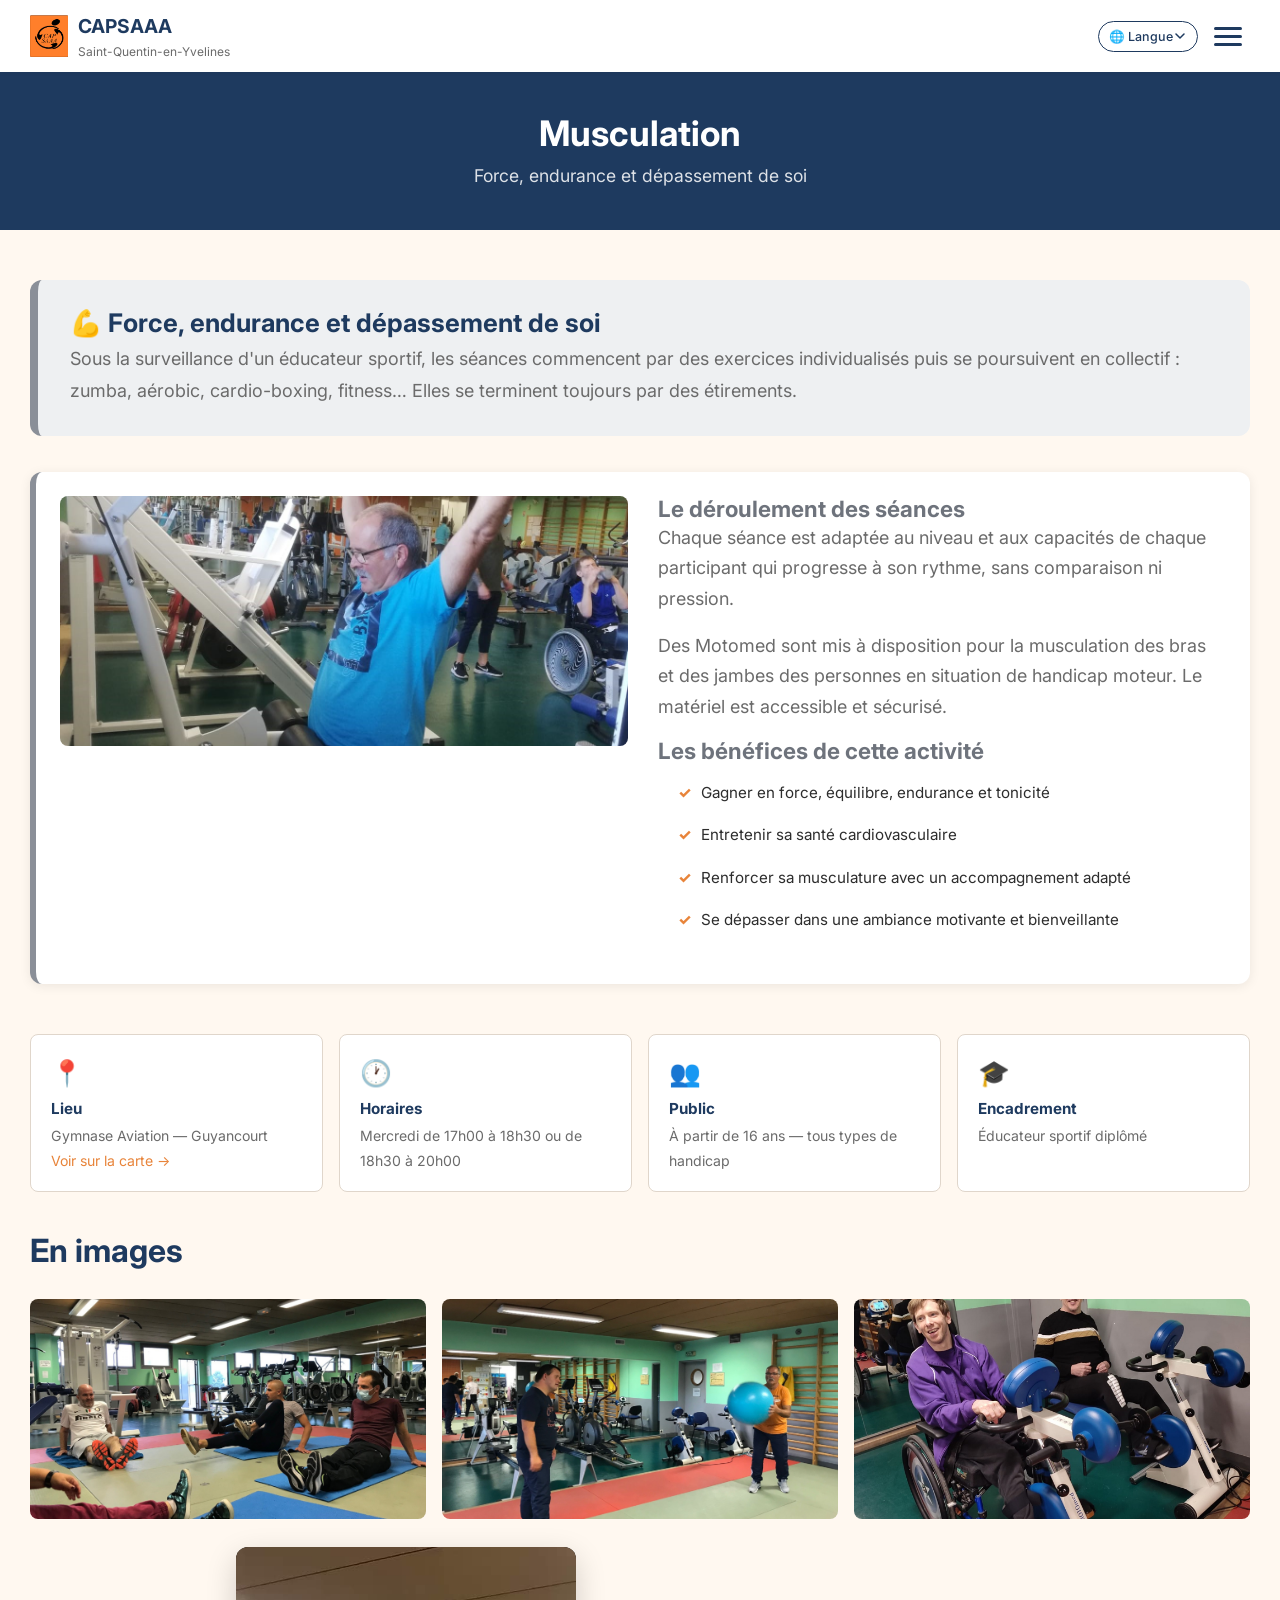
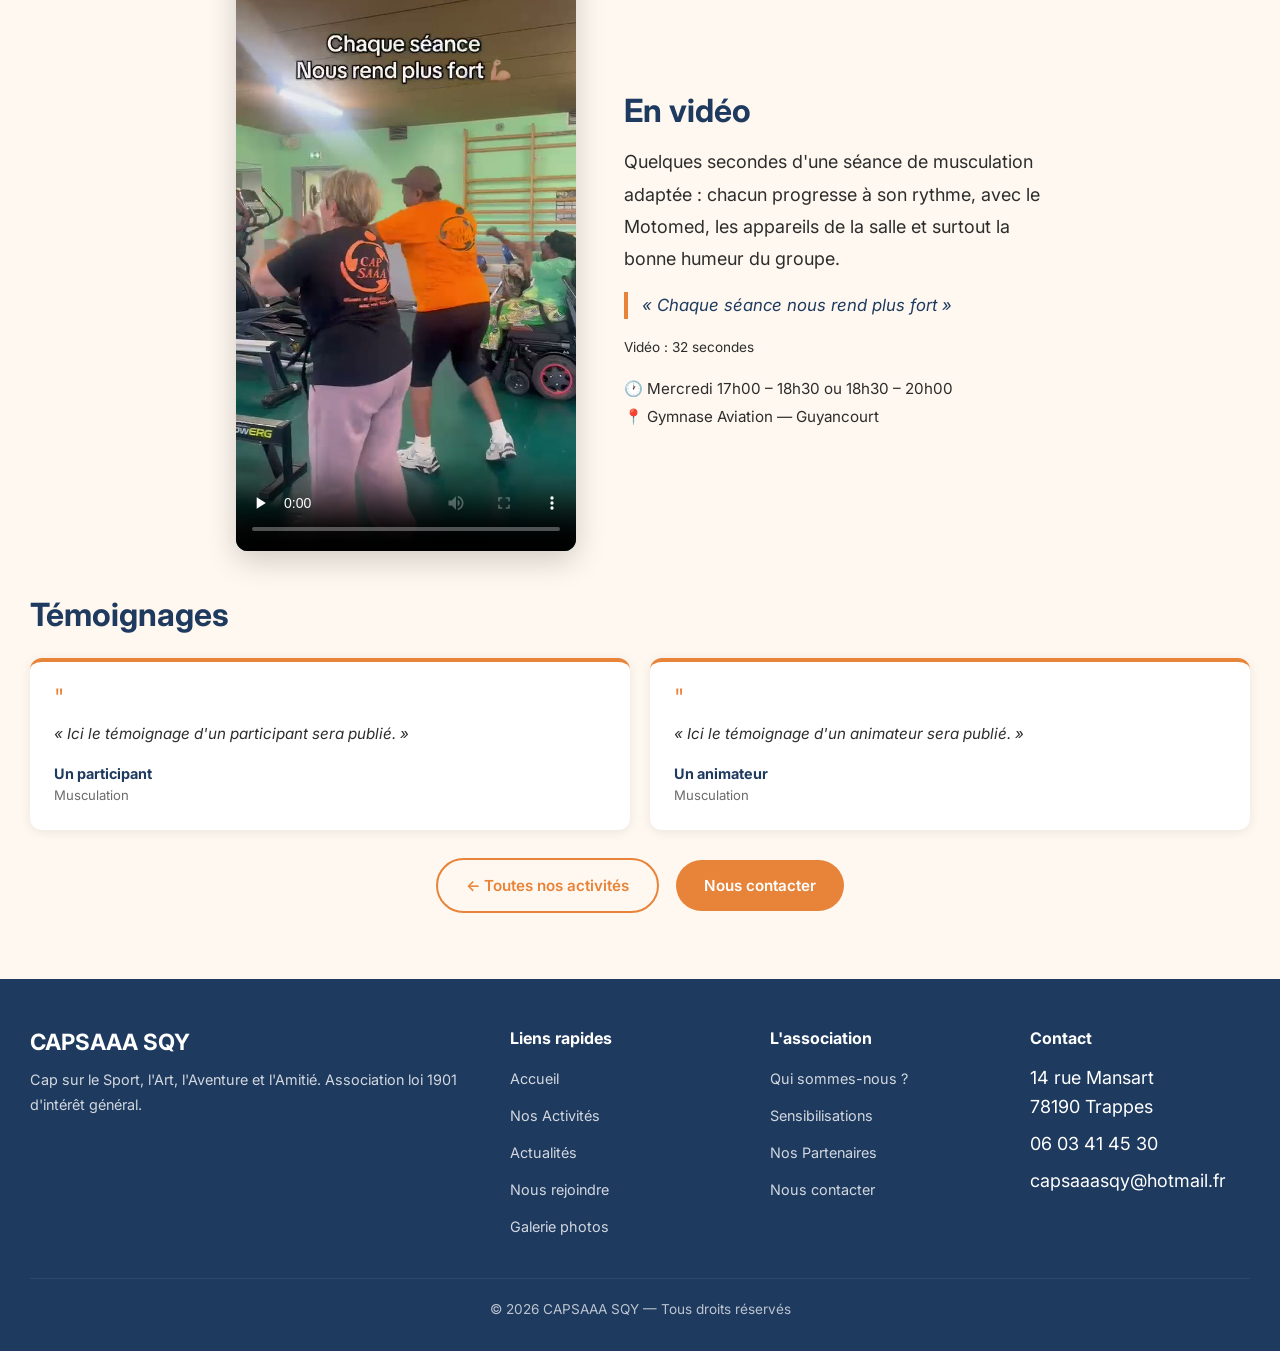
<file: pages/activite-musculation.html>
<!DOCTYPE html>
<html lang="fr">
<head>
  <meta charset="UTF-8">
  <meta name="viewport" content="width=device-width, initial-scale=1.0">
  <title>Musculation — CAPSAAA SQY</title>
  <meta name="description" content="Musculation adaptée aux personnes en situation de handicap à Saint-Quentin-en-Yvelines — Gymnase Aviation — Guyancourt. Encadrement par des éducateurs sportifs diplômés, tous handicaps accueillis.">
  <meta name="keywords" content="sport adapté handicap Saint-Quentin-en-Yvelines, association handisport Yvelines, sport adapté handicap SQY, CAPSAAA, musculation, sport personnes handicapées">
  <meta name="robots" content="index, follow">
  <link rel="canonical" href="https://cap-saaa-sqy.fr/pages/activite-musculation.html">
  <meta property="og:type" content="website">
  <meta property="og:site_name" content="CAPSAAA — Sport adapté à Saint-Quentin-en-Yvelines">
  <meta property="og:locale" content="fr_FR">
  <meta property="og:title" content="Musculation — CAPSAAA SQY">
  <meta property="og:description" content="Sous la surveillance d'un éducateur sportif, les séances commencent par des exercices individualisés puis se poursuivent en collectif : zumba, aérobic, cardio-boxing, fitness… Elles se terminent toujours par des étirements.">
  <meta property="og:url" content="https://cap-saaa-sqy.fr/pages/activite-musculation.html">
  <meta property="og:image" content="https://cap-saaa-sqy.fr/assets/photos/les-bras.jpg">
  <meta name="twitter:card" content="summary_large_image">
  <link rel="preconnect" href="https://fonts.googleapis.com">
  <link rel="preconnect" href="https://fonts.gstatic.com" crossorigin>
  <link href="https://fonts.googleapis.com/css2?family=Inter:wght@400;500;600;700;800&display=swap" rel="stylesheet">
  <link rel="stylesheet" href="../css/style.css">
  <link rel="icon" href="../assets/photos/logo-capsaaa-02.jpg">
  <script src="../js/stats.js" defer></script>
</head>
<body>

  <!-- ===== HEADER ===== -->
  <header class="site-header">
    <nav class="navbar container">
      <a href="../index.html" class="navbar-brand">
        <img src="../assets/photos/logo-capsaaa-copie.png" alt="CAPSAAA Logo" onerror="this.style.display='none'">
        <span>CAPSAAA <span class="brand-sub">Saint-Quentin-en-Yvelines</span></span>
      </a>
            <div class="translate-box">
              <select class="lang-select" aria-label="Choisir la langue" onchange="setPageLanguage(this.value)">
                <option value="">🌐 Langue</option>
                <option value="fr">Français</option>
                <option value="pt">Português</option>
                <option value="ar">العربية</option>
                <option value="en">English</option>
              </select>
            </div>
            <div id="google_translate_element" style="display:none"></div>
      <button class="nav-toggle" aria-label="Menu">
        <span></span><span></span><span></span>
      </button>
      <ul class="nav-menu">
        <li><a href="../index.html">Accueil</a></li>
        <li><a href="qui-sommes-nous.html">Qui sommes-nous ?</a></li>
        <li><a href="activites.html" class="active">Nos Activités</a></li>
        <li><a href="actualites.html">Actualités</a></li>
        <li><a href="sensibilisations.html">Sensibilisations</a></li>
        <li><a href="galerie.html">Galerie</a></li>
        <li><a href="inscriptions.html">Nous rejoindre</a></li>
        <li><a href="partenaires.html">Nos Partenaires</a></li>
        <li><a href="contact.html">Nous contacter</a></li>
      </ul>
    </nav>
  </header>

  <!-- ===== PAGE HEADER ===== -->
  <div class="page-header">
    <div class="container">
      <h1>Musculation</h1>
      <p>Force, endurance et dépassement de soi</p>
    </div>
  </div>

  <!-- ===== CONTENT ===== -->
  <section class="content-page">
    <div class="container">

      <div class="activity-page-hero act-musculation">
        <div>
          <h2>💪 Force, endurance et dépassement de soi</h2>
          <p>Sous la surveillance d'un éducateur sportif, les séances commencent par des exercices individualisés puis se poursuivent en collectif : zumba, aérobic, cardio-boxing, fitness… Elles se terminent toujours par des étirements.</p>
        </div>
      </div>

      <div class="activity-detail act-musculation">
        <div class="activity-detail-img">
          <img src="../assets/photos/les-bras.jpg" alt="Musculation — photo CAPSAAA" loading="lazy" onerror="this.parentElement.innerHTML='<div style=\'background:var(--color-primary-light);height:250px;display:flex;align-items:center;justify-content:center;font-size:3rem\'>💪</div>'">
        </div>
        <div class="activity-detail-info">
          <h3>Le déroulement des séances</h3>
          <p>Chaque séance est adaptée au niveau et aux capacités de chaque participant qui progresse à son rythme, sans comparaison ni pression.</p>
          <p>Des Motomed sont mis à disposition pour la musculation des bras et des jambes des personnes en situation de handicap moteur. Le matériel est accessible et sécurisé.</p>
          <h3>Les bénéfices de cette activité</h3>
          <ul class="benefits-list">
          <li>Gagner en force, équilibre, endurance et tonicité</li>
          <li>Entretenir sa santé cardiovasculaire</li>
          <li>Renforcer sa musculature avec un accompagnement adapté</li>
          <li>Se dépasser dans une ambiance motivante et bienveillante</li>
          </ul>
        </div>
      </div>

      <!-- Infos pratiques -->
      <div class="activity-practice">
        <div class="practice-item">
          <div class="practice-icon">📍</div>
          <h4>Lieu</h4>
          <p>Gymnase Aviation — Guyancourt<br><a href="https://www.google.com/maps/search/?api=1&query=Gymnase+Aviation+Guyancourt" target="_blank" rel="noopener">Voir sur la carte →</a></p>
        </div>
        <div class="practice-item">
          <div class="practice-icon">🕐</div>
          <h4>Horaires</h4>
          <p>Mercredi de 17h00 à 18h30 ou de 18h30 à 20h00</p>
        </div>
        <div class="practice-item">
          <div class="practice-icon">👥</div>
          <h4>Public</h4>
          <p>À partir de 16 ans — tous types de handicap</p>
        </div>
        <div class="practice-item">
          <div class="practice-icon">🎓</div>
          <h4>Encadrement</h4>
          <p>Éducateur sportif diplômé</p>
        </div>
      </div>

      <!-- Photos -->
      <h2>En images</h2>
      <div class="activity-practice">
            <img src="../assets/photos/abdoss1.jpg" alt="Musculation — photo CAPSAAA" loading="lazy" onerror="this.parentElement.style.display='none'" style="width:100%;height:220px;object-fit:cover;border-radius:var(--radius-sm)">
            <img src="../assets/photos/pere-et-fils1.jpg" alt="Musculation — photo CAPSAAA" loading="lazy" onerror="this.parentElement.style.display='none'" style="width:100%;height:220px;object-fit:cover;border-radius:var(--radius-sm)">
            <img src="../assets/photos/uxio7452.jpg" alt="Musculation — photo CAPSAAA" loading="lazy" onerror="this.parentElement.style.display='none'" style="width:100%;height:220px;object-fit:cover;border-radius:var(--radius-sm)">
      </div>

      <!-- Vidéo (format portrait) -->
      <section class="video-section">
        <div class="video-media">
          <video class="video-portrait" controls preload="none" playsinline
                 poster="../assets/videos/video-musculation-poster.jpg" width="576" height="1024">
            <source src="../assets/videos/video-musculation.mp4" type="video/mp4">
            Votre navigateur ne peut pas lire cette vidéo.
            <a href="../assets/videos/video-musculation.mp4">Télécharger la vidéo (MP4, 5,6 Mo)</a>.
          </video>
        </div>
        <div class="video-texte">
          <h2>En vidéo</h2>
          <p>Quelques secondes d'une séance de musculation adaptée : chacun progresse à son rythme,
             avec le Motomed, les appareils de la salle et surtout la bonne humeur du groupe.</p>
          <blockquote>« Chaque séance nous rend plus fort »</blockquote>
          <p class="video-meta">Vidéo : 32 secondes</p>
          <p class="video-infos">🕐 Mercredi 17h00 – 18h30 ou 18h30 – 20h00<br>
             📍 Gymnase Aviation — Guyancourt</p>
        </div>
      </section>

      <!-- Témoignages (emplacements réservés — à compléter par l'association) -->
      <h2>Témoignages</h2>
      <div class="testimonials-grid">
        <div class="testimonial-card">
          <div class="quote">"</div>
          <p>« Ici le témoignage d'un participant sera publié. »</p>
          <div class="author">Un participant</div>
          <div class="role">Musculation</div>
        </div>
        <div class="testimonial-card">
          <div class="quote">"</div>
          <p>« Ici le témoignage d'un animateur sera publié. »</p>
          <div class="author">Un animateur</div>
          <div class="role">Musculation</div>
        </div>
      </div>
      <!-- NOTE ASSOCIATION : emplacements réservés aux témoignages réels (participants,
           familles, animateurs). Transmettre les textes à l'équipe CAPSAAA qui les publiera
           ici — demandé par l'association dans l'analyse du 26/08/2026. -->

      <p style="margin-top:28px;text-align:center">
        <a href="activites.html" class="btn btn-outline">← Toutes nos activités</a>
        <a href="contact.html" class="btn btn-primary" style="margin-left:12px">Nous contacter</a>
      </p>

    </div>
  </section>

  <!-- ===== FOOTER ===== -->
  <footer class="site-footer">
    <div class="container">
      <div class="footer-grid">
        <div class="footer-brand">
          <h3>CAPSAAA SQY</h3>
          <p>Cap sur le Sport, l'Art, l'Aventure et l'Amitié. Association loi 1901 d'intérêt général.</p>
        </div>
        <div class="footer-col">
          <h4>Liens rapides</h4>
          <ul>
            <li><a href="../index.html">Accueil</a></li>
            <li><a href="activites.html">Nos Activités</a></li>
            <li><a href="actualites.html">Actualités</a></li>
            <li><a href="inscriptions.html">Nous rejoindre</a></li>
            <li><a href="galerie.html">Galerie photos</a></li>
          </ul>
        </div>
        <div class="footer-col">
          <h4>L'association</h4>
          <ul>
            <li><a href="qui-sommes-nous.html">Qui sommes-nous ?</a></li>
            <li><a href="sensibilisations.html">Sensibilisations</a></li>
            <li><a href="partenaires.html">Nos Partenaires</a></li>
            <li><a href="contact.html">Nous contacter</a></li>
          </ul>
        </div>
        <div class="footer-col">
          <h4>Contact</h4>
          <ul>
            <li>14 rue Mansart<br>78190 Trappes</li>
            <li>06 03 41 45 30</li>
            <li>capsaaasqy@hotmail.fr</li>
          </ul>
        </div>
      </div>
      <div class="footer-bottom">
        <p>&copy; 2026 CAPSAAA SQY — Tous droits réservés</p>
      </div>
    </div>
  </footer>

    <!-- Traducteur automatique (pt/ar prioritaire, en secondaire) -->
  <script type="text/javascript">
    function googleTranslateElementInit() {
      new google.translate.TranslateElement({
        pageLanguage: 'fr',
        includedLanguages: 'fr,pt,ar,en',
      }, 'google_translate_element');
    }
    function setPageLanguage(lang) {
      if (!lang) lang = 'fr';
      document.cookie = 'googtrans=/fr/' + lang + '; path=/; expires=Thu, 31 Dec 2099 23:59:59 GMT';
      location.reload();
    }
  </script>
  <script type="text/javascript" src="https://translate.google.com/translate_a/element.js?cb=googleTranslateElementInit"></script>

<script src="../js/script.js"></script>
</body>
</html>
</file>
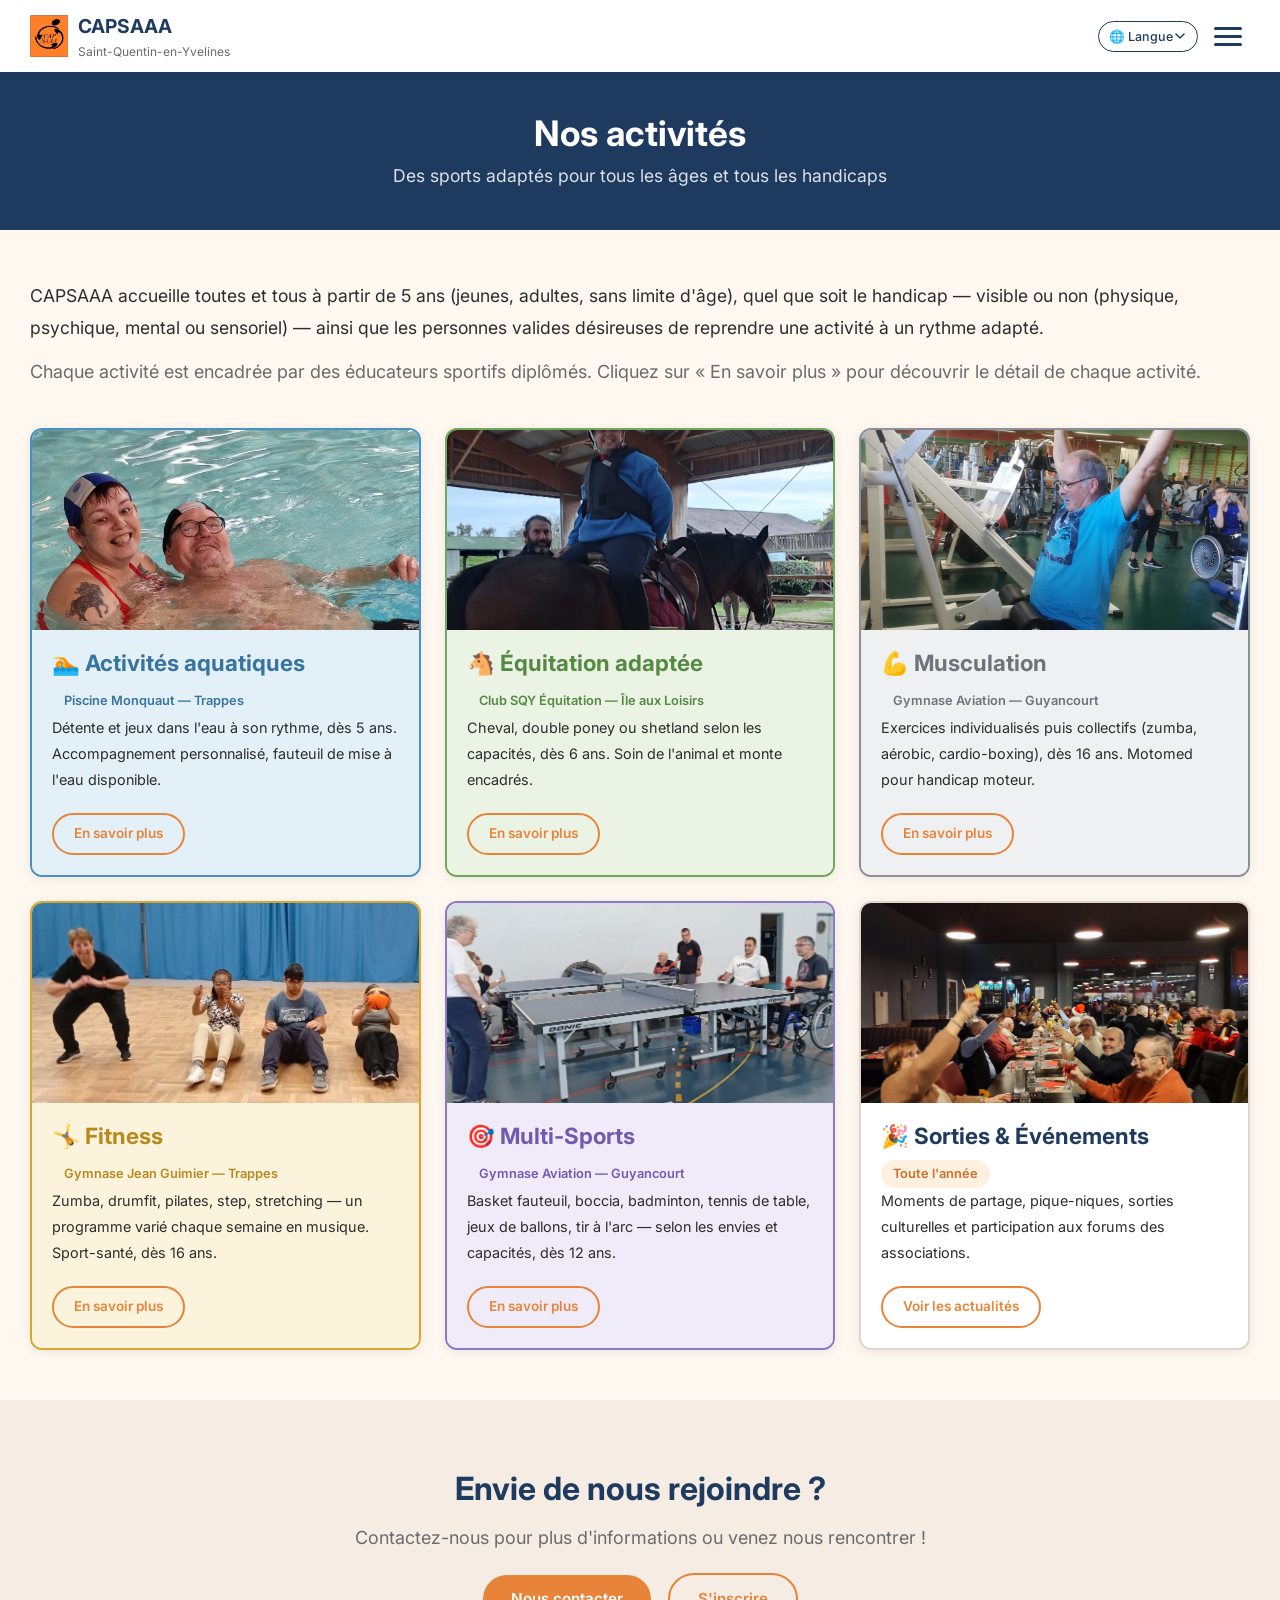
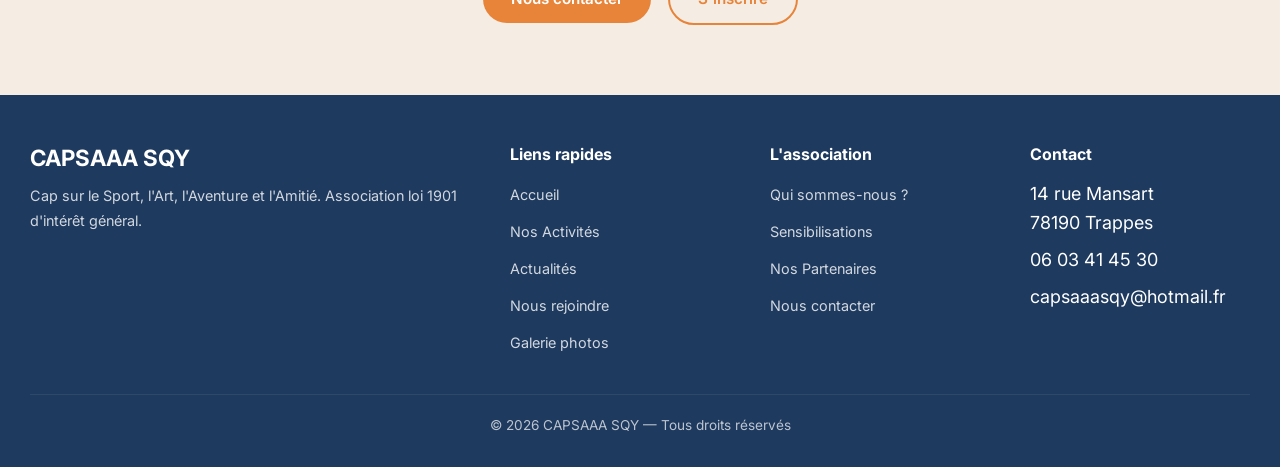
<file: pages/activites.html>
<!DOCTYPE html>
<html lang="fr">
<head>
  <meta charset="UTF-8">
  <meta name="viewport" content="width=device-width, initial-scale=1.0">
  <title>Activités — CAPSAAA SQY</title>
  <meta name="description" content="Découvrez toutes les activités sportives adaptées de CAPSAAA : natation, équitation, fitness, musculation, multisports à Saint-Quentin-en-Yvelines.">
  <meta name="keywords" content="sport adapté handicap Saint-Quentin-en-Yvelines, association handisport Yvelines, sport adapté handicap SQY, sport handicap Trappes, sport adapté Yvelines, CAPSAAA, sport personnes handicapées, natation adaptée, équitation adaptée, multisports adaptés">
  <meta name="robots" content="index, follow">
  <link rel="canonical" href="https://cap-saaa-sqy.fr/pages/activites.html">
  <meta property="og:type" content="website">
  <meta property="og:site_name" content="CAPSAAA — Sport adapté à Saint-Quentin-en-Yvelines">
  <meta property="og:locale" content="fr_FR">
  <meta property="og:title" content="Activités — CAPSAAA SQY">
  <meta property="og:description" content="Découvrez toutes les activités sportives adaptées de CAPSAAA : natation, équitation, fitness, musculation, multisports à Saint-Quentin-en-Yvelines.">
  <meta property="og:url" content="https://cap-saaa-sqy.fr/pages/activites.html">
  <meta property="og:image" content="https://cap-saaa-sqy.fr/assets/photos/atip2979.jpg">
  <meta name="twitter:card" content="summary_large_image">
  <link rel="preconnect" href="https://fonts.googleapis.com">
  <link rel="preconnect" href="https://fonts.gstatic.com" crossorigin>
  <link href="https://fonts.googleapis.com/css2?family=Inter:wght@400;500;600;700;800&display=swap" rel="stylesheet">
  <link rel="stylesheet" href="../css/style.css">
  <link rel="icon" href="../assets/photos/logo-capsaaa-02.jpg">
  <script type="application/ld+json">
  {
    "@context": "https://schema.org",
    "@type": "NGO",
    "name": "CAPSAAA — CAP Sport Art Aventure Amitié",
    "alternateName": "CAPSAAA",
    "description": "Association handisport à Saint-Quentin-en-Yvelines : activités sportives et loisirs adaptés aux personnes en situation de handicap depuis 1992.",
    "url": "https://cap-saaa-sqy.fr/",
    "telephone": "+33603414530",
    "email": "capsaaasqy@hotmail.fr",
    "foundingDate": "1992",
    "areaServed": "Saint-Quentin-en-Yvelines",
    "address": {
      "@type": "PostalAddress",
      "streetAddress": "14 rue Mansart",
      "postalCode": "78190",
      "addressLocality": "Trappes",
      "addressRegion": "Île-de-France",
      "addressCountry": "FR"
    },
    "sameAs": ["https://www.cap-saaa-sqy.fr/"]
  }
  </script>
  <script src="../js/stats.js" defer></script>
</head>
<body>

  <!-- ===== HEADER ===== -->
  <header class="site-header">
    <nav class="navbar container">
      <a href="../index.html" class="navbar-brand">
        <img src="../assets/photos/logo-capsaaa-copie.png" alt="CAPSAAA Logo" onerror="this.style.display='none'">
        <span>CAPSAAA <span class="brand-sub">Saint-Quentin-en-Yvelines</span></span>
      </a>
            <div class="translate-box">
              <select class="lang-select" aria-label="Choisir la langue" onchange="setPageLanguage(this.value)">
                <option value="">🌐 Langue</option>
                <option value="fr">Français</option>
                <option value="pt">Português</option>
                <option value="ar">العربية</option>
                <option value="en">English</option>
              </select>
            </div>
            <div id="google_translate_element" style="display:none"></div>
      <button class="nav-toggle" aria-label="Menu">
        <span></span><span></span><span></span>
      </button>
      <ul class="nav-menu">
        <li><a href="../index.html">Accueil</a></li>
        <li><a href="qui-sommes-nous.html">Qui sommes-nous ?</a></li>
        <li><a href="activites.html" class="active">Nos Activités</a></li>
        <li><a href="actualites.html">Actualités</a></li>
        <li><a href="sensibilisations.html">Sensibilisations</a></li>
        <li><a href="galerie.html">Galerie</a></li>
        <li><a href="inscriptions.html">Nous rejoindre</a></li>
        <li><a href="partenaires.html">Nos Partenaires</a></li>
        <li><a href="contact.html">Nous contacter</a></li>
      </ul>
    </nav>
  </header>

  <!-- ===== PAGE HEADER ===== -->
  <div class="page-header">
    <div class="container">
      <h1>Nos activités</h1>
      <p>Des sports adaptés pour tous les âges et tous les handicaps</p>
    </div>
  </div>

  <!-- ===== CONTENT ===== -->
  <section class="content-page">
    <div class="container">

      <p style="font-size:1.1rem;margin-bottom:12px">CAPSAAA accueille toutes et tous à partir de 5 ans (jeunes, adultes, sans limite d'âge), quel que soit le handicap — visible ou non (physique, psychique, mental ou sensoriel) — ainsi que les personnes valides désireuses de reprendre une activité à un rythme adapté.</p>
      <p style="color:var(--color-text-light);margin-bottom:40px">Chaque activité est encadrée par des éducateurs sportifs diplômés. Cliquez sur « En savoir plus » pour découvrir le détail de chaque activité.</p>

      <div class="activities-overview-grid">

        <!-- Natation -->
        <div class="activity-card act-piscine">
          <div class="activity-card-img">
            <img src="../assets/photos/cbrh0506.jpg" alt="Activités aquatiques" loading="lazy" onerror="this.parentElement.innerHTML='<div style=\'background:var(--color-primary-light);height:200px;display:flex;align-items:center;justify-content:center;font-size:3rem\'>🏊</div>'">
          </div>
          <div class="activity-card-body">
            <h3>🏊 Activités aquatiques</h3>
            <span class="activity-tag">Piscine Monquaut — Trappes</span>
            <p>Détente et jeux dans l'eau à son rythme, dès 5 ans. Accompagnement personnalisé, fauteuil de mise à l'eau disponible.</p>
            <a href="activite-aquatique.html" class="btn btn-outline" style="padding:8px 20px;font-size:0.85rem">En savoir plus</a>
          </div>
        </div>

        <!-- Équitation -->
        <div class="activity-card act-equitation">
          <div class="activity-card-img">
            <img src="../assets/photos/pveh1252.jpg" alt="Équitation adaptée" loading="lazy" onerror="this.parentElement.innerHTML='<div style=\'background:var(--color-primary-light);height:200px;display:flex;align-items:center;justify-content:center;font-size:3rem\'>🐴</div>'">
          </div>
          <div class="activity-card-body">
            <h3>🐴 Équitation adaptée</h3>
            <span class="activity-tag">Club SQY Équitation — Île aux Loisirs</span>
            <p>Cheval, double poney ou shetland selon les capacités, dès 6 ans. Soin de l'animal et monte encadrés.</p>
            <a href="activite-equitation.html" class="btn btn-outline" style="padding:8px 20px;font-size:0.85rem">En savoir plus</a>
          </div>
        </div>

        <!-- Musculation -->
        <div class="activity-card act-musculation">
          <div class="activity-card-img">
            <img src="../assets/photos/les-bras.jpg" alt="Musculation" loading="lazy" onerror="this.parentElement.innerHTML='<div style=\'background:var(--color-primary-light);height:200px;display:flex;align-items:center;justify-content:center;font-size:3rem\'>💪</div>'">
          </div>
          <div class="activity-card-body">
            <h3>💪 Musculation</h3>
            <span class="activity-tag">Gymnase Aviation — Guyancourt</span>
            <p>Exercices individualisés puis collectifs (zumba, aérobic, cardio-boxing), dès 16 ans. Motomed pour handicap moteur.</p>
            <a href="activite-musculation.html" class="btn btn-outline" style="padding:8px 20px;font-size:0.85rem">En savoir plus</a>
          </div>
        </div>

        <!-- Fitness -->
        <div class="activity-card act-fitness">
          <div class="activity-card-img">
            <img src="../assets/photos/fitness-accueil.jpg" alt="Fitness" loading="lazy" onerror="this.parentElement.innerHTML='<div style=\'background:var(--color-primary-light);height:200px;display:flex;align-items:center;justify-content:center;font-size:3rem\'>🤸</div>'">
          </div>
          <div class="activity-card-body">
            <h3>🤸 Fitness</h3>
            <span class="activity-tag">Gymnase Jean Guimier — Trappes</span>
            <p>Zumba, drumfit, pilates, step, stretching — un programme varié chaque semaine en musique. Sport-santé, dès 16 ans.</p>
            <a href="activite-fitness.html" class="btn btn-outline" style="padding:8px 20px;font-size:0.85rem">En savoir plus</a>
          </div>
        </div>

        <!-- Multi-Sports -->
        <div class="activity-card act-multisport">
          <div class="activity-card-img">
            <img src="../assets/photos/multisport-ping-pong-double.jpg" alt="Multi-Sports" loading="lazy" onerror="this.parentElement.innerHTML='<div style=\'background:var(--color-primary-light);height:200px;display:flex;align-items:center;justify-content:center;font-size:3rem\'>🎯</div>'">
          </div>
          <div class="activity-card-body">
            <h3>🎯 Multi-Sports</h3>
            <span class="activity-tag">Gymnase Aviation — Guyancourt</span>
            <p>Basket fauteuil, boccia, badminton, tennis de table, jeux de ballons, tir à l'arc — selon les envies et capacités, dès 12 ans.</p>
            <a href="activite-multisport.html" class="btn btn-outline" style="padding:8px 20px;font-size:0.85rem">En savoir plus</a>
          </div>
        </div>

        <!-- Sorties -->
        <div class="activity-card">
          <div class="activity-card-img">
            <img src="../assets/photos/activites-repas.jpg" alt="Sorties et événements — repas partagé" loading="lazy" onerror="this.parentElement.innerHTML='<div style=\'background:var(--color-primary-light);height:200px;display:flex;align-items:center;justify-content:center;font-size:3rem\'>🎉</div>'">
          </div>
          <div class="activity-card-body">
            <h3>🎉 Sorties &amp; Événements</h3>
            <span class="activity-tag">Toute l'année</span>
            <p>Moments de partage, pique-niques, sorties culturelles et participation aux forums des associations.</p>
            <a href="actualites.html" class="btn btn-outline" style="padding:8px 20px;font-size:0.85rem">Voir les actualités</a>
          </div>
        </div>

      </div>

    </div>
  </section>

  <!-- ===== CTA ===== -->
  <section class="section section-alt" style="text-align:center">
    <div class="container">
      <h2>Envie de nous rejoindre ?</h2>
      <p style="color:var(--color-text-light);margin-bottom:20px">Contactez-nous pour plus d'informations ou venez nous rencontrer !</p>
      <a href="contact.html" class="btn btn-primary">Nous contacter</a>
      <a href="inscriptions.html" class="btn btn-outline" style="margin-left:12px">S'inscrire</a>
    </div>
  </section>

  <!-- ===== FOOTER ===== -->
  <footer class="site-footer">
    <div class="container">
      <div class="footer-grid">
        <div class="footer-brand">
          <h3>CAPSAAA SQY</h3>
          <p>Cap sur le Sport, l'Art, l'Aventure et l'Amitié. Association loi 1901 d'intérêt général.</p>
        </div>
        <div class="footer-col">
          <h4>Liens rapides</h4>
          <ul>
            <li><a href="../index.html">Accueil</a></li>
            <li><a href="activites.html">Nos Activités</a></li>
            <li><a href="actualites.html">Actualités</a></li>
            <li><a href="inscriptions.html">Nous rejoindre</a></li>
            <li><a href="galerie.html">Galerie photos</a></li>
          </ul>
        </div>
        <div class="footer-col">
          <h4>L'association</h4>
          <ul>
            <li><a href="qui-sommes-nous.html">Qui sommes-nous ?</a></li>
            <li><a href="sensibilisations.html">Sensibilisations</a></li>
            <li><a href="partenaires.html">Nos Partenaires</a></li>
            <li><a href="contact.html">Nous contacter</a></li>
          </ul>
        </div>
        <div class="footer-col">
          <h4>Contact</h4>
          <ul>
            <li>14 rue Mansart<br>78190 Trappes</li>
            <li>06 03 41 45 30</li>
            <li>capsaaasqy@hotmail.fr</li>
          </ul>
        </div>
      </div>
      <div class="footer-bottom">
        <p>&copy; 2026 CAPSAAA SQY — Tous droits réservés</p>
      </div>
    </div>
  </footer>

    <!-- Traducteur automatique (pt/ar prioritaire, en secondaire) -->
  <script type="text/javascript">
    function googleTranslateElementInit() {
      new google.translate.TranslateElement({
        pageLanguage: 'fr',
        includedLanguages: 'fr,pt,ar,en',
      }, 'google_translate_element');
    }
    function setPageLanguage(lang) {
      if (!lang) lang = 'fr';
      document.cookie = 'googtrans=/fr/' + lang + '; path=/; expires=Thu, 31 Dec 2099 23:59:59 GMT';
      location.reload();
    }
  </script>
  <script type="text/javascript" src="https://translate.google.com/translate_a/element.js?cb=googleTranslateElementInit"></script>

<script src="../js/script.js"></script>
</body>
</html>
</file>
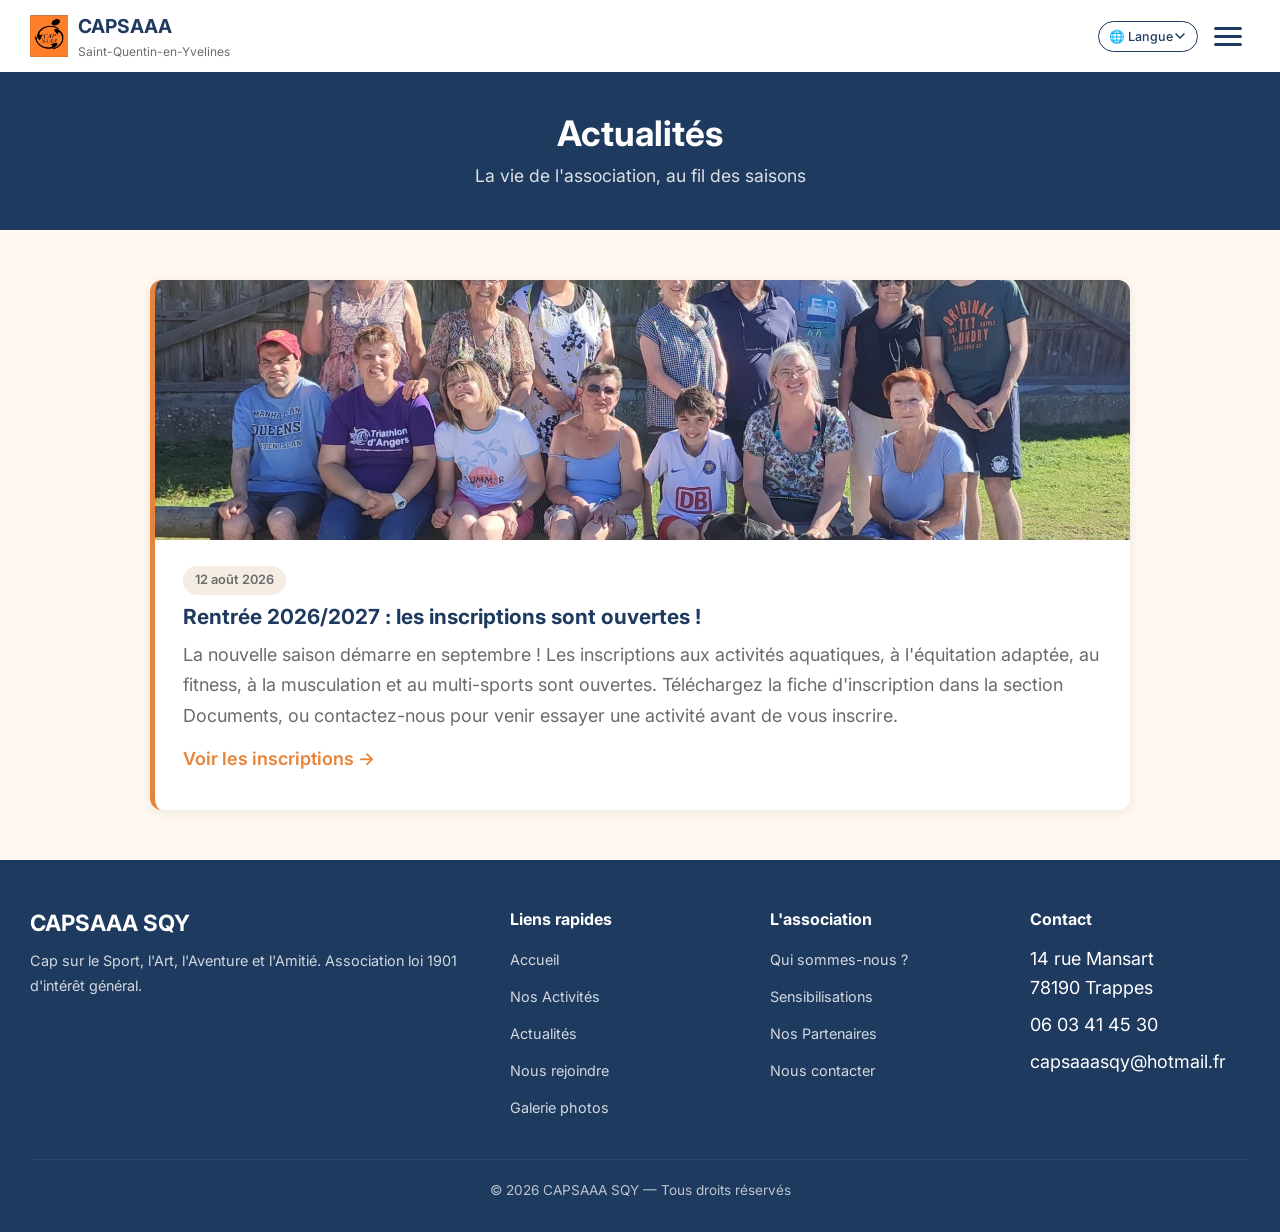
<file: pages/actualites.html>
<!DOCTYPE html>
<html lang="fr">
<head>
  <meta charset="UTF-8">
  <meta name="viewport" content="width=device-width, initial-scale=1.0">
  <title>Actualités — CAPSAAA SQY</title>
  <meta name="description" content="Les actualités de CAPSAAA — association handisport à Saint-Quentin-en-Yvelines : rentrée, sorties, événements, vie de l'association.">
  <meta name="keywords" content="sport adapté handicap Saint-Quentin-en-Yvelines, association handisport Yvelines, sport adapté handicap SQY, sport handicap Trappes, sport adapté Yvelines, CAPSAAA, sport personnes handicapées, natation adaptée, équitation adaptée, multisports adaptés">
  <meta name="robots" content="index, follow">
  <link rel="canonical" href="https://cap-saaa-sqy.fr/pages/actualites.html">
  <meta property="og:type" content="website">
  <meta property="og:site_name" content="CAPSAAA — Sport adapté à Saint-Quentin-en-Yvelines">
  <meta property="og:locale" content="fr_FR">
  <meta property="og:title" content="Actualités — CAPSAAA SQY">
  <meta property="og:description" content="Les actualités de CAPSAAA — association handisport à Saint-Quentin-en-Yvelines : rentrée, sorties, événements, vie de l'association.">
  <meta property="og:url" content="https://cap-saaa-sqy.fr/pages/actualites.html">
  <meta property="og:image" content="https://cap-saaa-sqy.fr/assets/photos/atip2979.jpg">
  <meta name="twitter:card" content="summary_large_image">
  <link rel="preconnect" href="https://fonts.googleapis.com">
  <link rel="preconnect" href="https://fonts.gstatic.com" crossorigin>
  <link href="https://fonts.googleapis.com/css2?family=Inter:wght@400;500;600;700;800&display=swap" rel="stylesheet">
  <link rel="stylesheet" href="../css/style.css">
  <link rel="icon" href="../assets/photos/logo-capsaaa-02.jpg">
  <script type="application/ld+json">
  {
    "@context": "https://schema.org",
    "@type": "NGO",
    "name": "CAPSAAA — CAP Sport Art Aventure Amitié",
    "alternateName": "CAPSAAA",
    "description": "Association handisport à Saint-Quentin-en-Yvelines : activités sportives et loisirs adaptés aux personnes en situation de handicap depuis 1992.",
    "url": "https://cap-saaa-sqy.fr/",
    "telephone": "+33603414530",
    "email": "capsaaasqy@hotmail.fr",
    "foundingDate": "1992",
    "areaServed": "Saint-Quentin-en-Yvelines",
    "address": {
      "@type": "PostalAddress",
      "streetAddress": "14 rue Mansart",
      "postalCode": "78190",
      "addressLocality": "Trappes",
      "addressRegion": "Île-de-France",
      "addressCountry": "FR"
    },
    "sameAs": ["https://www.cap-saaa-sqy.fr/"]
  }
  </script>
  <script src="../js/stats.js" defer></script>
</head>
<body>

  <header class="site-header">
    <nav class="navbar container">
      <a href="../index.html" class="navbar-brand">
        <img src="../assets/photos/logo-capsaaa-copie.png" alt="CAPSAAA Logo" onerror="this.style.display='none'">
        <span>CAPSAAA <span class="brand-sub">Saint-Quentin-en-Yvelines</span></span>
      </a>
      <div class="translate-box">
              <select class="lang-select" aria-label="Choisir la langue" onchange="setPageLanguage(this.value)">
                <option value="">🌐 Langue</option>
                <option value="fr">Français</option>
                <option value="pt">Português</option>
                <option value="ar">العربية</option>
                <option value="en">English</option>
              </select>
            </div>
            <div id="google_translate_element" style="display:none"></div>
      <button class="nav-toggle" aria-label="Menu">
        <span></span><span></span><span></span>
      </button>
      <ul class="nav-menu">
        <li><a href="../index.html">Accueil</a></li>
        <li><a href="qui-sommes-nous.html">Qui sommes-nous ?</a></li>
        <li><a href="activites.html">Nos Activités</a></li>
        <li><a href="actualites.html" class="active">Actualités</a></li>
        <li><a href="sensibilisations.html">Sensibilisations</a></li>
        <li><a href="galerie.html">Galerie</a></li>
        <li><a href="inscriptions.html">Nous rejoindre</a></li>
        <li><a href="partenaires.html">Nos Partenaires</a></li>
        <li><a href="contact.html">Nous contacter</a></li>
      </ul>
    </nav>
  </header>

  <div class="page-header">
    <div class="container">
      <h1>Actualités</h1>
      <p>La vie de l'association, au fil des saisons</p>
    </div>
  </div>

  <section class="content-page">
    <div class="container">
      <div class="news-list" id="actualites-list">
        <p class="news-empty">Chargement des actualités…</p>
      </div>
    </div>
  </section>

  <footer class="site-footer">
    <div class="container">
      <div class="footer-grid">
        <div class="footer-brand">
          <h3>CAPSAAA SQY</h3>
          <p>Cap sur le Sport, l'Art, l'Aventure et l'Amitié. Association loi 1901 d'intérêt général.</p>
        </div>
        <div class="footer-col">
          <h4>Liens rapides</h4>
          <ul>
            <li><a href="../index.html">Accueil</a></li>
            <li><a href="activites.html">Nos Activités</a></li>
            <li><a href="actualites.html">Actualités</a></li>
            <li><a href="inscriptions.html">Nous rejoindre</a></li>
            <li><a href="galerie.html">Galerie photos</a></li>
          </ul>
        </div>
        <div class="footer-col">
          <h4>L'association</h4>
          <ul>
            <li><a href="qui-sommes-nous.html">Qui sommes-nous ?</a></li>
            <li><a href="sensibilisations.html">Sensibilisations</a></li>
            <li><a href="partenaires.html">Nos Partenaires</a></li>
            <li><a href="contact.html">Nous contacter</a></li>
          </ul>
        </div>
        <div class="footer-col">
          <h4>Contact</h4>
          <ul>
            <li>14 rue Mansart<br>78190 Trappes</li>
            <li>06 03 41 45 30</li>
            <li>capsaaasqy@hotmail.fr</li>
          </ul>
        </div>
      </div>
      <div class="footer-bottom">
        <p>&copy; 2026 CAPSAAA SQY — Tous droits réservés</p>
      </div>
    </div>
  </footer>

  <!-- Traducteur automatique (pt/ar prioritaire, en secondaire) -->
  <script type="text/javascript">
    function googleTranslateElementInit() {
      new google.translate.TranslateElement({
        pageLanguage: 'fr',
        includedLanguages: 'fr,pt,ar,en',
      }, 'google_translate_element');
    }
    function setPageLanguage(lang) {
      if (!lang) lang = 'fr';
      document.cookie = 'googtrans=/fr/' + lang + '; path=/; expires=Thu, 31 Dec 2099 23:59:59 GMT';
      location.reload();
    }
  </script>
  <script type="text/javascript" src="https://translate.google.com/translate_a/element.js?cb=googleTranslateElementInit"></script>

  <script src="../js/actualites.js"></script>
  <script src="../js/script.js"></script>
</body>
</html>
</file>
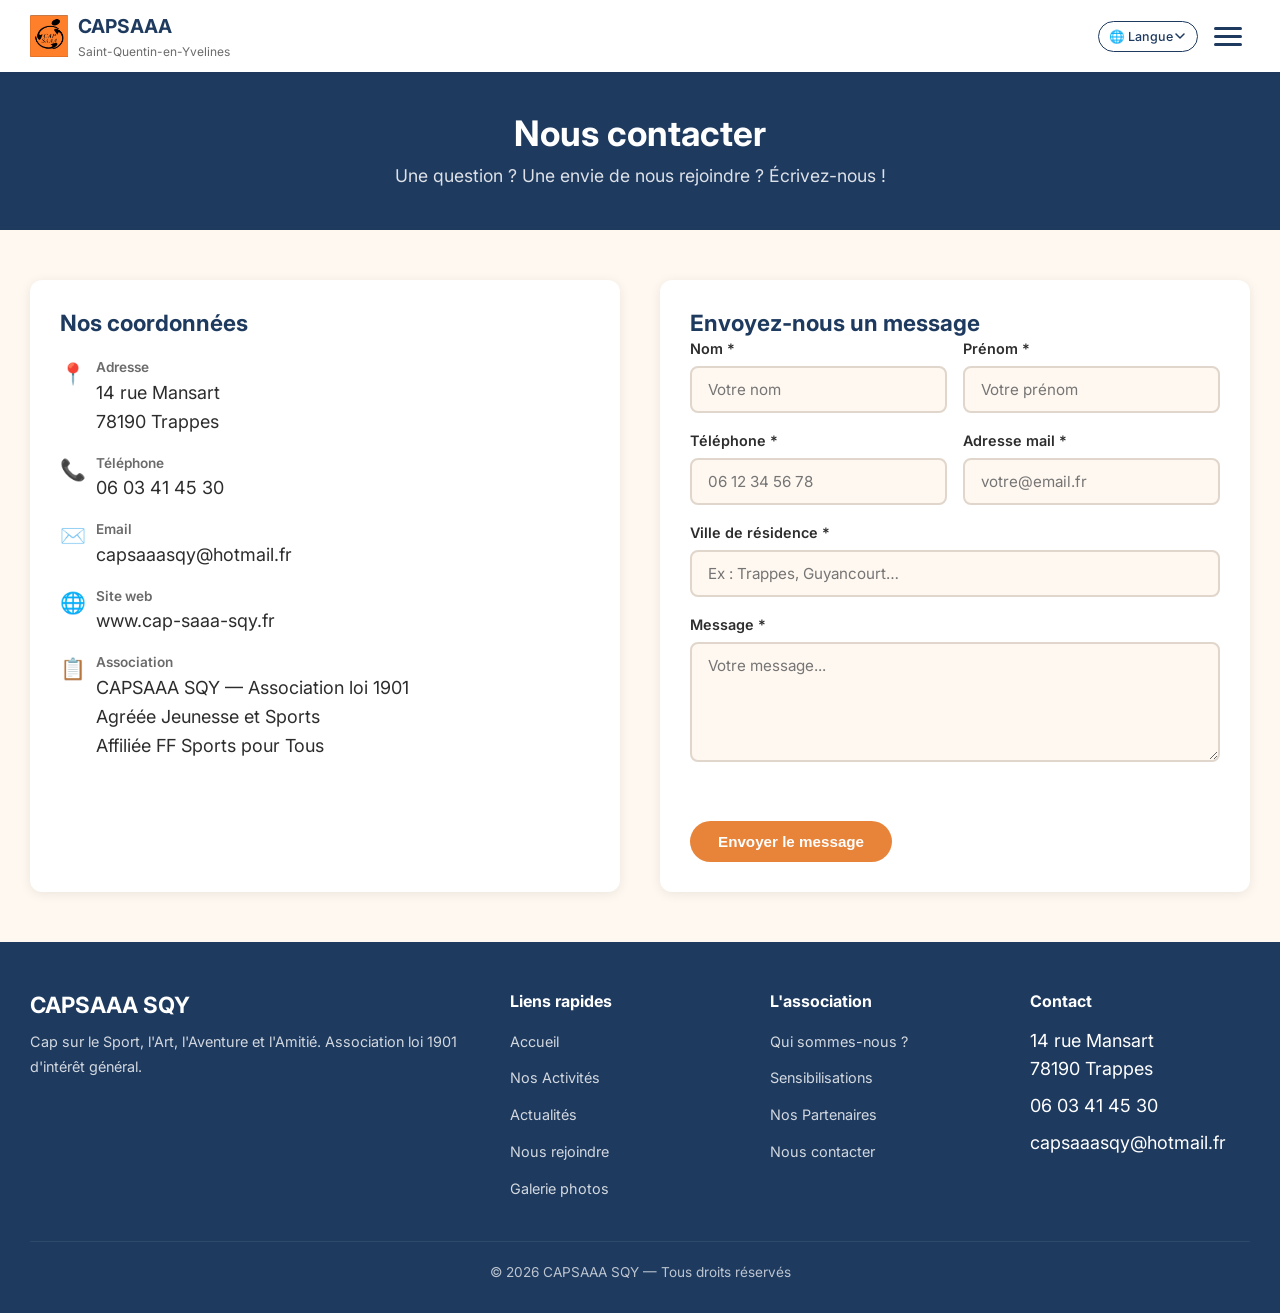
<file: pages/contact.html>
<!DOCTYPE html>
<html lang="fr">
<head>
  <meta charset="UTF-8">
  <meta name="viewport" content="width=device-width, initial-scale=1.0">
  <title>Contact — CAPSAAA SQY</title>
  <meta name="description" content="Contactez CAPSAAA — association handisport à Saint-Quentin-en-Yvelines. Tél : 06 03 41 45 30 — Email : capsaaasqy@hotmail.fr">
  <meta name="keywords" content="sport adapté handicap Saint-Quentin-en-Yvelines, association handisport Yvelines, sport adapté handicap SQY, sport handicap Trappes, sport adapté Yvelines, CAPSAAA, sport personnes handicapées, natation adaptée, équitation adaptée, multisports adaptés">
  <meta name="robots" content="index, follow">
  <link rel="canonical" href="https://cap-saaa-sqy.fr/pages/contact.html">
  <meta property="og:type" content="website">
  <meta property="og:site_name" content="CAPSAAA — Sport adapté à Saint-Quentin-en-Yvelines">
  <meta property="og:locale" content="fr_FR">
  <meta property="og:title" content="Contact — CAPSAAA SQY">
  <meta property="og:description" content="Contactez CAPSAAA — association handisport à Saint-Quentin-en-Yvelines. Tél : 06 03 41 45 30 — Email : capsaaasqy@hotmail.fr">
  <meta property="og:url" content="https://cap-saaa-sqy.fr/pages/contact.html">
  <meta property="og:image" content="https://cap-saaa-sqy.fr/assets/photos/atip2979.jpg">
  <meta name="twitter:card" content="summary_large_image">
  <link rel="preconnect" href="https://fonts.googleapis.com">
  <link rel="preconnect" href="https://fonts.gstatic.com" crossorigin>
  <link href="https://fonts.googleapis.com/css2?family=Inter:wght@400;500;600;700;800&display=swap" rel="stylesheet">
  <link rel="stylesheet" href="../css/style.css">
  <link rel="icon" href="../assets/photos/logo-capsaaa-02.jpg">
  <script type="application/ld+json">
  {
    "@context": "https://schema.org",
    "@type": "NGO",
    "name": "CAPSAAA — CAP Sport Art Aventure Amitié",
    "alternateName": "CAPSAAA",
    "description": "Association handisport à Saint-Quentin-en-Yvelines : activités sportives et loisirs adaptés aux personnes en situation de handicap depuis 1992.",
    "url": "https://cap-saaa-sqy.fr/",
    "telephone": "+33603414530",
    "email": "capsaaasqy@hotmail.fr",
    "foundingDate": "1992",
    "areaServed": "Saint-Quentin-en-Yvelines",
    "address": {
      "@type": "PostalAddress",
      "streetAddress": "14 rue Mansart",
      "postalCode": "78190",
      "addressLocality": "Trappes",
      "addressRegion": "Île-de-France",
      "addressCountry": "FR"
    },
    "sameAs": ["https://www.cap-saaa-sqy.fr/"]
  }
  </script>
  <script src="../js/stats.js" defer></script>
</head>
<body>

  <header class="site-header">
    <nav class="navbar container">
      <a href="../index.html" class="navbar-brand">
        <img src="../assets/photos/logo-capsaaa-copie.png" alt="CAPSAAA Logo" onerror="this.style.display='none'">
        <span>CAPSAAA <span class="brand-sub">Saint-Quentin-en-Yvelines</span></span>
      </a>
            <div class="translate-box">
              <select class="lang-select" aria-label="Choisir la langue" onchange="setPageLanguage(this.value)">
                <option value="">🌐 Langue</option>
                <option value="fr">Français</option>
                <option value="pt">Português</option>
                <option value="ar">العربية</option>
                <option value="en">English</option>
              </select>
            </div>
            <div id="google_translate_element" style="display:none"></div>
      <button class="nav-toggle" aria-label="Menu">
        <span></span><span></span><span></span>
      </button>
      <ul class="nav-menu">
        <li><a href="../index.html">Accueil</a></li>
        <li><a href="qui-sommes-nous.html">Qui sommes-nous ?</a></li>
        <li><a href="activites.html">Nos Activités</a></li>
        <li><a href="actualites.html">Actualités</a></li>
        <li><a href="sensibilisations.html">Sensibilisations</a></li>
        <li><a href="galerie.html">Galerie</a></li>
        <li><a href="inscriptions.html">Nous rejoindre</a></li>
        <li><a href="partenaires.html">Nos Partenaires</a></li>
        <li><a href="contact.html" class="active">Nous contacter</a></li>
      </ul>
    </nav>
  </header>

  <div class="page-header">
    <div class="container">
      <h1>Nous contacter</h1>
      <p>Une question ? Une envie de nous rejoindre ? Écrivez-nous !</p>
    </div>
  </div>

  <section class="content-page">
    <div class="container">
      <div class="contact-grid">
        <div class="contact-info">
          <h3>Nos coordonnées</h3>

          <div class="contact-detail">
            <span class="icon">📍</span>
            <div>
              <span class="detail-label">Adresse</span>
              14 rue Mansart<br>78190 Trappes
            </div>
          </div>

          <div class="contact-detail">
            <span class="icon">📞</span>
            <div>
              <span class="detail-label">Téléphone</span>
              06 03 41 45 30
            </div>
          </div>

          <div class="contact-detail">
            <span class="icon">✉️</span>
            <div>
              <span class="detail-label">Email</span>
              capsaaasqy@hotmail.fr
            </div>
          </div>

          <div class="contact-detail">
            <span class="icon">🌐</span>
            <div>
              <span class="detail-label">Site web</span>
              www.cap-saaa-sqy.fr
            </div>
          </div>

          <div class="contact-detail">
            <span class="icon">📋</span>
            <div>
              <span class="detail-label">Association</span>
              CAPSAAA SQY — Association loi 1901<br>
              Agréée Jeunesse et Sports<br>
              Affiliée FF Sports pour Tous
            </div>
          </div>
        </div>

        <div class="contact-form">
          <h3>Envoyez-nous un message</h3>
          <form action="https://formsubmit.co/capsaaasqy@hotmail.fr" method="POST">
            <input type="hidden" name="_captcha" value="true">
            <input type="hidden" name="_next" value="https://amsclaw.github.io/capsaaa-sqy/pages/merci.html">
            <input type="hidden" name="_subject" value="[Site CAPSAAA] Message du formulaire de contact">
            <input type="hidden" name="_template" value="table">
            <div class="form-row">
              <div class="form-group">
                <label for="nom">Nom *</label>
                <input type="text" id="nom" name="nom" required placeholder="Votre nom">
              </div>
              <div class="form-group">
                <label for="prenom">Prénom *</label>
                <input type="text" id="prenom" name="prenom" required placeholder="Votre prénom">
              </div>
            </div>
            <div class="form-row">
              <div class="form-group">
                <label for="telephone">Téléphone *</label>
                <input type="tel" id="telephone" name="telephone" required placeholder="06 12 34 56 78">
              </div>
              <div class="form-group">
                <label for="email">Adresse mail *</label>
                <input type="email" id="email" name="email" required placeholder="votre@email.fr">
              </div>
            </div>
            <div class="form-group">
              <label for="ville">Ville de résidence *</label>
              <input type="text" id="ville" name="ville" required placeholder="Ex : Trappes, Guyancourt…">
            </div>
            <div class="form-group">
              <label for="message">Message *</label>
              <textarea id="message" name="message" required placeholder="Votre message..."></textarea>
            </div>
            <p class="form-status" role="status" aria-live="polite"></p>
            <button type="submit" class="btn btn-primary">Envoyer le message</button>
          </form>
        </div>
      </div>
    </div>
  </section>

  <footer class="site-footer">
    <div class="container">
      <div class="footer-grid">
        <div class="footer-brand">
          <h3>CAPSAAA SQY</h3>
          <p>Cap sur le Sport, l'Art, l'Aventure et l'Amitié. Association loi 1901 d'intérêt général.</p>
        </div>
        <div class="footer-col">
          <h4>Liens rapides</h4>
          <ul>
            <li><a href="../index.html">Accueil</a></li>
            <li><a href="activites.html">Nos Activités</a></li>
            <li><a href="actualites.html">Actualités</a></li>
            <li><a href="inscriptions.html">Nous rejoindre</a></li>
            <li><a href="galerie.html">Galerie photos</a></li>
          </ul>
        </div>
        <div class="footer-col">
          <h4>L'association</h4>
          <ul>
            <li><a href="qui-sommes-nous.html">Qui sommes-nous ?</a></li>
            <li><a href="sensibilisations.html">Sensibilisations</a></li>
            <li><a href="partenaires.html">Nos Partenaires</a></li>
            <li><a href="contact.html">Nous contacter</a></li>
          </ul>
        </div>
        <div class="footer-col">
          <h4>Contact</h4>
          <ul>
            <li>14 rue Mansart<br>78190 Trappes</li>
            <li>06 03 41 45 30</li>
            <li>capsaaasqy@hotmail.fr</li>
          </ul>
        </div>
      </div>
      <div class="footer-bottom">
        <p>&copy; 2026 CAPSAAA SQY — Tous droits réservés</p>
      </div>
    </div>
  </footer>

    <!-- Traducteur automatique (pt/ar prioritaire, en secondaire) -->
  <script type="text/javascript">
    function googleTranslateElementInit() {
      new google.translate.TranslateElement({
        pageLanguage: 'fr',
        includedLanguages: 'fr,pt,ar,en',
      }, 'google_translate_element');
    }
    function setPageLanguage(lang) {
      if (!lang) lang = 'fr';
      document.cookie = 'googtrans=/fr/' + lang + '; path=/; expires=Thu, 31 Dec 2099 23:59:59 GMT';
      location.reload();
    }
  </script>
  <script type="text/javascript" src="https://translate.google.com/translate_a/element.js?cb=googleTranslateElementInit"></script>

<script src="../js/script.js"></script>
</body>
</html>
</file>
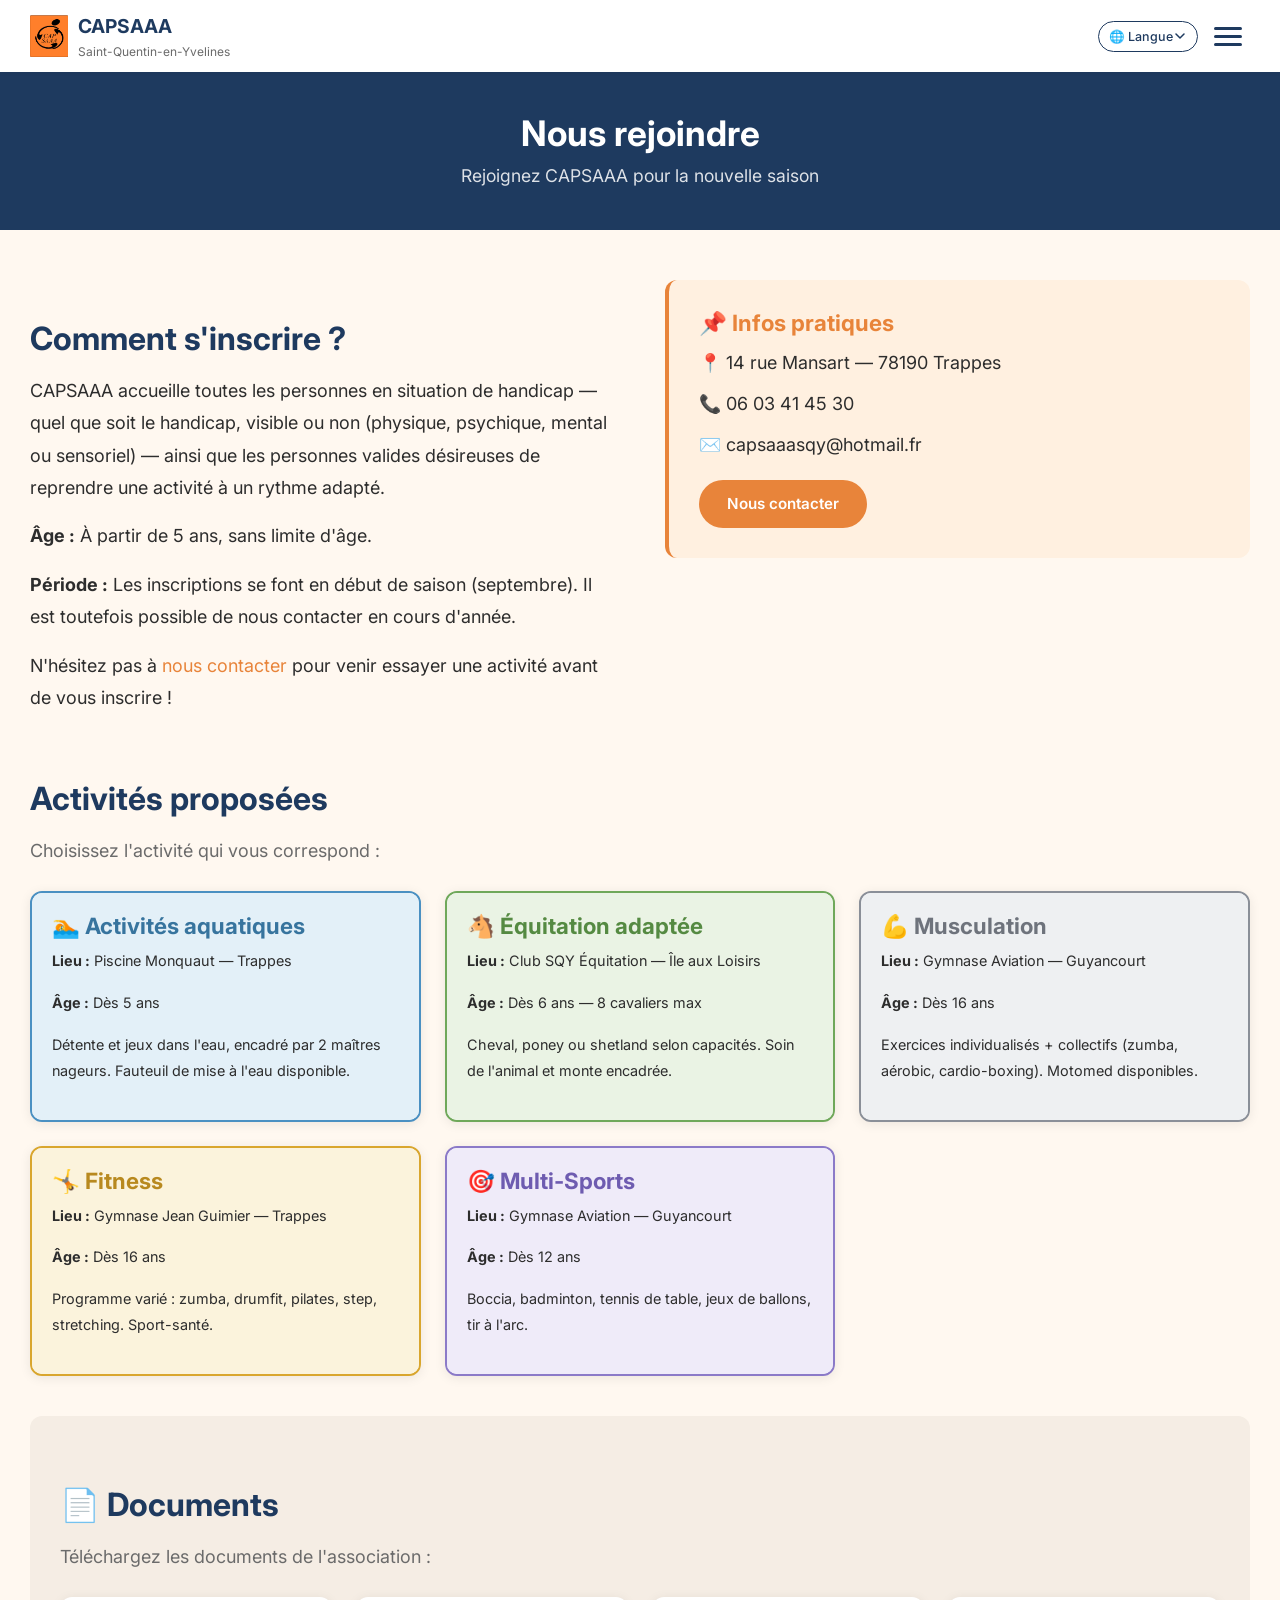
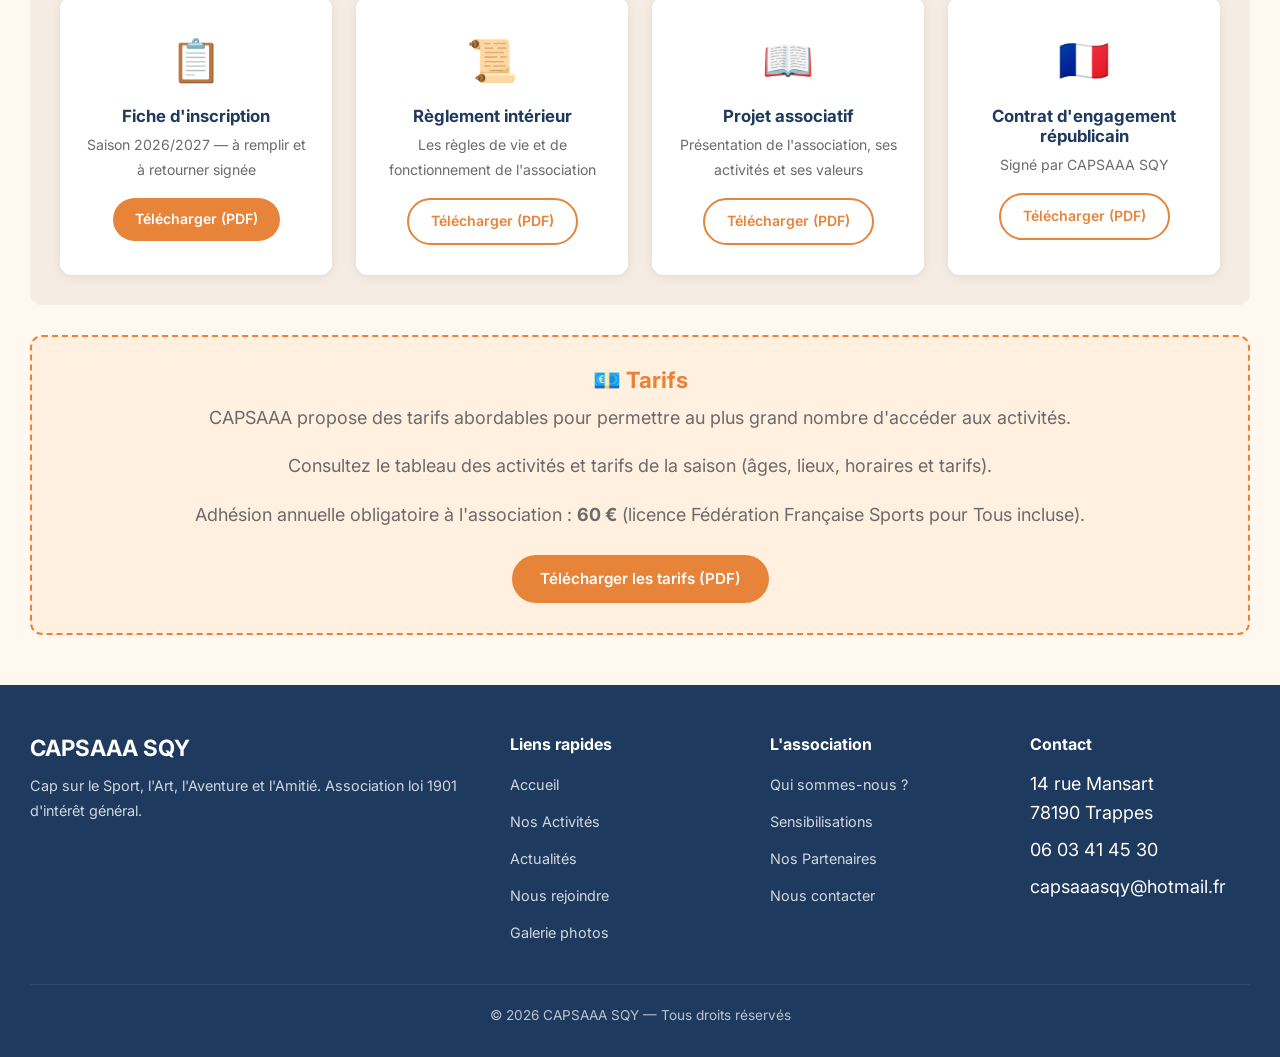
<file: pages/inscriptions.html>
<!DOCTYPE html>
<html lang="fr">
<head>
  <meta charset="UTF-8">
  <meta name="viewport" content="width=device-width, initial-scale=1.0">
  <title>Inscriptions 2025/2026 — CAPSAAA SQY</title>
  <meta name="description" content="Inscriptions aux activités sportives adaptées de CAPSAAA pour la saison 2025/2026 à Saint-Quentin-en-Yvelines.">
  <meta name="keywords" content="sport adapté handicap Saint-Quentin-en-Yvelines, association handisport Yvelines, sport adapté handicap SQY, sport handicap Trappes, sport adapté Yvelines, CAPSAAA, sport personnes handicapées, natation adaptée, équitation adaptée, multisports adaptés">
  <meta name="robots" content="index, follow">
  <link rel="canonical" href="https://cap-saaa-sqy.fr/pages/inscriptions.html">
  <meta property="og:type" content="website">
  <meta property="og:site_name" content="CAPSAAA — Sport adapté à Saint-Quentin-en-Yvelines">
  <meta property="og:locale" content="fr_FR">
  <meta property="og:title" content="Inscriptions 2025/2026 — CAPSAAA SQY">
  <meta property="og:description" content="Inscriptions aux activités sportives adaptées de CAPSAAA pour la saison 2025/2026 à Saint-Quentin-en-Yvelines.">
  <meta property="og:url" content="https://cap-saaa-sqy.fr/pages/inscriptions.html">
  <meta property="og:image" content="https://cap-saaa-sqy.fr/assets/photos/atip2979.jpg">
  <meta name="twitter:card" content="summary_large_image">
  <link rel="preconnect" href="https://fonts.googleapis.com">
  <link rel="preconnect" href="https://fonts.gstatic.com" crossorigin>
  <link href="https://fonts.googleapis.com/css2?family=Inter:wght@400;500;600;700;800&display=swap" rel="stylesheet">
  <link rel="stylesheet" href="../css/style.css">
  <link rel="icon" href="../assets/photos/logo-capsaaa-02.jpg">
  <script type="application/ld+json">
  {
    "@context": "https://schema.org",
    "@type": "NGO",
    "name": "CAPSAAA — CAP Sport Art Aventure Amitié",
    "alternateName": "CAPSAAA",
    "description": "Association handisport à Saint-Quentin-en-Yvelines : activités sportives et loisirs adaptés aux personnes en situation de handicap depuis 1992.",
    "url": "https://cap-saaa-sqy.fr/",
    "telephone": "+33603414530",
    "email": "capsaaasqy@hotmail.fr",
    "foundingDate": "1992",
    "areaServed": "Saint-Quentin-en-Yvelines",
    "address": {
      "@type": "PostalAddress",
      "streetAddress": "14 rue Mansart",
      "postalCode": "78190",
      "addressLocality": "Trappes",
      "addressRegion": "Île-de-France",
      "addressCountry": "FR"
    },
    "sameAs": ["https://www.cap-saaa-sqy.fr/"]
  }
  </script>
  <script src="../js/stats.js" defer></script>
</head>
<body>

  <header class="site-header">
    <nav class="navbar container">
      <a href="../index.html" class="navbar-brand">
        <img src="../assets/photos/logo-capsaaa-copie.png" alt="CAPSAAA Logo" onerror="this.style.display='none'">
        <span>CAPSAAA <span class="brand-sub">Saint-Quentin-en-Yvelines</span></span>
      </a>
            <div class="translate-box">
              <select class="lang-select" aria-label="Choisir la langue" onchange="setPageLanguage(this.value)">
                <option value="">🌐 Langue</option>
                <option value="fr">Français</option>
                <option value="pt">Português</option>
                <option value="ar">العربية</option>
                <option value="en">English</option>
              </select>
            </div>
            <div id="google_translate_element" style="display:none"></div>
      <button class="nav-toggle" aria-label="Menu">
        <span></span><span></span><span></span>
      </button>
      <ul class="nav-menu">
        <li><a href="../index.html">Accueil</a></li>
        <li><a href="qui-sommes-nous.html">Qui sommes-nous ?</a></li>
        <li><a href="activites.html">Nos Activités</a></li>
        <li><a href="actualites.html">Actualités</a></li>
        <li><a href="sensibilisations.html">Sensibilisations</a></li>
        <li><a href="galerie.html">Galerie</a></li>
        <li><a href="inscriptions.html" class="active">Nous rejoindre</a></li>
        <li><a href="partenaires.html">Nos Partenaires</a></li>
        <li><a href="contact.html">Nous contacter</a></li>
      </ul>
    </nav>
  </header>

  <div class="page-header">
    <div class="container">
      <h1>Nous rejoindre</h1>
      <p>Rejoignez CAPSAAA pour la nouvelle saison</p>
    </div>
  </div>

  <section class="content-page">
    <div class="container">

      <div class="about-grid" style="margin-bottom:50px">
        <div>
          <h2>Comment s'inscrire ?</h2>
          <p>CAPSAAA accueille toutes les personnes en situation de handicap — quel que soit le handicap, visible ou non (physique, psychique, mental ou sensoriel) — ainsi que les personnes valides désireuses de reprendre une activité à un rythme adapté.</p>
          <p><strong>Âge :</strong> À partir de 5 ans, sans limite d'âge.</p>
          <p><strong>Période :</strong> Les inscriptions se font en début de saison (septembre). Il est toutefois possible de nous contacter en cours d'année.</p>
          <p>N'hésitez pas à <a href="contact.html">nous contacter</a> pour venir essayer une activité avant de vous inscrire !</p>
        </div>
        <div style="background:var(--color-primary-light);padding:30px;border-radius:var(--radius);border-left:4px solid var(--color-primary)">
          <h3 style="color:var(--color-primary);margin-bottom:12px">📌 Infos pratiques</h3>
          <ul style="list-style:none;padding:0">
            <li style="margin-bottom:12px">📍 14 rue Mansart — 78190 Trappes</li>
            <li style="margin-bottom:12px">📞 06 03 41 45 30</li>
            <li style="margin-bottom:12px">✉️ capsaaasqy@hotmail.fr</li>
          </ul>
          <a href="contact.html" class="btn btn-primary">Nous contacter</a>
        </div>
      </div>

      <h2>Activités proposées</h2>
      <p style="color:var(--color-text-light);margin-bottom:24px">Choisissez l'activité qui vous correspond :</p>

      <div class="activities-grid" style="margin-bottom:40px">
        <div class="activity-card act-piscine">
          <div class="activity-card-body">
            <h3>🏊 Activités aquatiques</h3>
            <p><strong>Lieu :</strong> Piscine Monquaut — Trappes</p>
            <p><strong>Âge :</strong> Dès 5 ans</p>
            <p>Détente et jeux dans l'eau, encadré par 2 maîtres nageurs. Fauteuil de mise à l'eau disponible.</p>
          </div>
        </div>
        <div class="activity-card act-equitation">
          <div class="activity-card-body">
            <h3>🐴 Équitation adaptée</h3>
            <p><strong>Lieu :</strong> Club SQY Équitation — Île aux Loisirs</p>
            <p><strong>Âge :</strong> Dès 6 ans — 8 cavaliers max</p>
            <p>Cheval, poney ou shetland selon capacités. Soin de l'animal et monte encadrée.</p>
          </div>
        </div>
        <div class="activity-card act-musculation">
          <div class="activity-card-body">
            <h3>💪 Musculation</h3>
            <p><strong>Lieu :</strong> Gymnase Aviation — Guyancourt</p>
            <p><strong>Âge :</strong> Dès 16 ans</p>
            <p>Exercices individualisés + collectifs (zumba, aérobic, cardio-boxing). Motomed disponibles.</p>
          </div>
        </div>
        <div class="activity-card act-fitness">
          <div class="activity-card-body">
            <h3>🤸 Fitness</h3>
            <p><strong>Lieu :</strong> Gymnase Jean Guimier — Trappes</p>
            <p><strong>Âge :</strong> Dès 16 ans</p>
            <p>Programme varié : zumba, drumfit, pilates, step, stretching. Sport-santé.</p>
          </div>
        </div>
        <div class="activity-card act-multisport">
          <div class="activity-card-body">
            <h3>🎯 Multi-Sports</h3>
            <p><strong>Lieu :</strong> Gymnase Aviation — Guyancourt</p>
            <p><strong>Âge :</strong> Dès 12 ans</p>
            <p>Boccia, badminton, tennis de table, jeux de ballons, tir à l'arc.</p>
          </div>
        </div>
      </div>

      <div style="background:var(--color-bg-alt);padding:30px;border-radius:var(--radius);margin-bottom:30px">
        <h2>📄 Documents</h2>
        <p style="color:var(--color-text-light);margin-bottom:16px">Téléchargez les documents de l'association :</p>
        <div class="docs-grid">
          <div class="doc-card">
            <div class="doc-icon">📋</div>
            <h3>Fiche d'inscription</h3>
            <p>Saison 2026/2027 — à remplir et à retourner signée</p>
            <a href="../assets/docs/fiche-inscription-capsaaa.pdf" class="btn btn-primary" download>Télécharger (PDF)</a>
          </div>
          <div class="doc-card">
            <div class="doc-icon">📜</div>
            <h3>Règlement intérieur</h3>
            <p>Les règles de vie et de fonctionnement de l'association</p>
            <a href="../assets/docs/reglement-interieur-capsaaa.pdf" class="btn btn-outline" download>Télécharger (PDF)</a>
          </div>
          <div class="doc-card">
            <div class="doc-icon">📖</div>
            <h3>Projet associatif</h3>
            <p>Présentation de l'association, ses activités et ses valeurs</p>
            <a href="../assets/projet-associatif-capsaaa.pdf" class="btn btn-outline" download>Télécharger (PDF)</a>
          </div>
          <div class="doc-card">
            <div class="doc-icon">🇫🇷</div>
            <h3>Contrat d'engagement républicain</h3>
            <p>Signé par CAPSAAA SQY</p>
            <a href="../assets/docs/contrat-engagement-republicain-capsaaa.pdf" class="btn btn-outline" download>Télécharger (PDF)</a>
          </div>
        </div>
      </div>

      <div style="background:var(--color-primary-light);padding:30px;border-radius:var(--radius);text-align:center;border:2px dashed var(--color-primary)">
        <h3 style="color:var(--color-primary)">💶 Tarifs</h3>
        <p style="color:var(--color-text-light);margin-top:8px">CAPSAAA propose des tarifs abordables pour permettre au plus grand nombre d'accéder aux activités.</p>
        <p style="color:var(--color-text-light)">Consultez le tableau des activités et tarifs de la saison (âges, lieux, horaires et tarifs).</p>
        <p style="color:var(--color-text-light)">Adhésion annuelle obligatoire à l'association : <strong>60 €</strong> (licence Fédération Française Sports pour Tous incluse).</p>
        <a href="../assets/docs/tarifs-activites-2026-2027.pdf" class="btn btn-primary" style="margin-top:8px" download>Télécharger les tarifs (PDF)</a>
      </div>

    </div>
  </section>

  <footer class="site-footer">
    <div class="container">
      <div class="footer-grid">
        <div class="footer-brand">
          <h3>CAPSAAA SQY</h3>
          <p>Cap sur le Sport, l'Art, l'Aventure et l'Amitié. Association loi 1901 d'intérêt général.</p>
        </div>
        <div class="footer-col">
          <h4>Liens rapides</h4>
          <ul>
            <li><a href="../index.html">Accueil</a></li>
            <li><a href="activites.html">Nos Activités</a></li>
            <li><a href="actualites.html">Actualités</a></li>
            <li><a href="inscriptions.html">Nous rejoindre</a></li>
            <li><a href="galerie.html">Galerie photos</a></li>
          </ul>
        </div>
        <div class="footer-col">
          <h4>L'association</h4>
          <ul>
            <li><a href="qui-sommes-nous.html">Qui sommes-nous ?</a></li>
            <li><a href="sensibilisations.html">Sensibilisations</a></li>
            <li><a href="partenaires.html">Nos Partenaires</a></li>
            <li><a href="contact.html">Nous contacter</a></li>
          </ul>
        </div>
        <div class="footer-col">
          <h4>Contact</h4>
          <ul>
            <li>14 rue Mansart<br>78190 Trappes</li>
            <li>06 03 41 45 30</li>
            <li>capsaaasqy@hotmail.fr</li>
          </ul>
        </div>
      </div>
      <div class="footer-bottom">
        <p>&copy; 2026 CAPSAAA SQY — Tous droits réservés</p>
      </div>
    </div>
  </footer>

    <!-- Traducteur automatique (pt/ar prioritaire, en secondaire) -->
  <script type="text/javascript">
    function googleTranslateElementInit() {
      new google.translate.TranslateElement({
        pageLanguage: 'fr',
        includedLanguages: 'fr,pt,ar,en',
      }, 'google_translate_element');
    }
    function setPageLanguage(lang) {
      if (!lang) lang = 'fr';
      document.cookie = 'googtrans=/fr/' + lang + '; path=/; expires=Thu, 31 Dec 2099 23:59:59 GMT';
      location.reload();
    }
  </script>
  <script type="text/javascript" src="https://translate.google.com/translate_a/element.js?cb=googleTranslateElementInit"></script>

<script src="../js/script.js"></script>
</body>
</html>
</file>
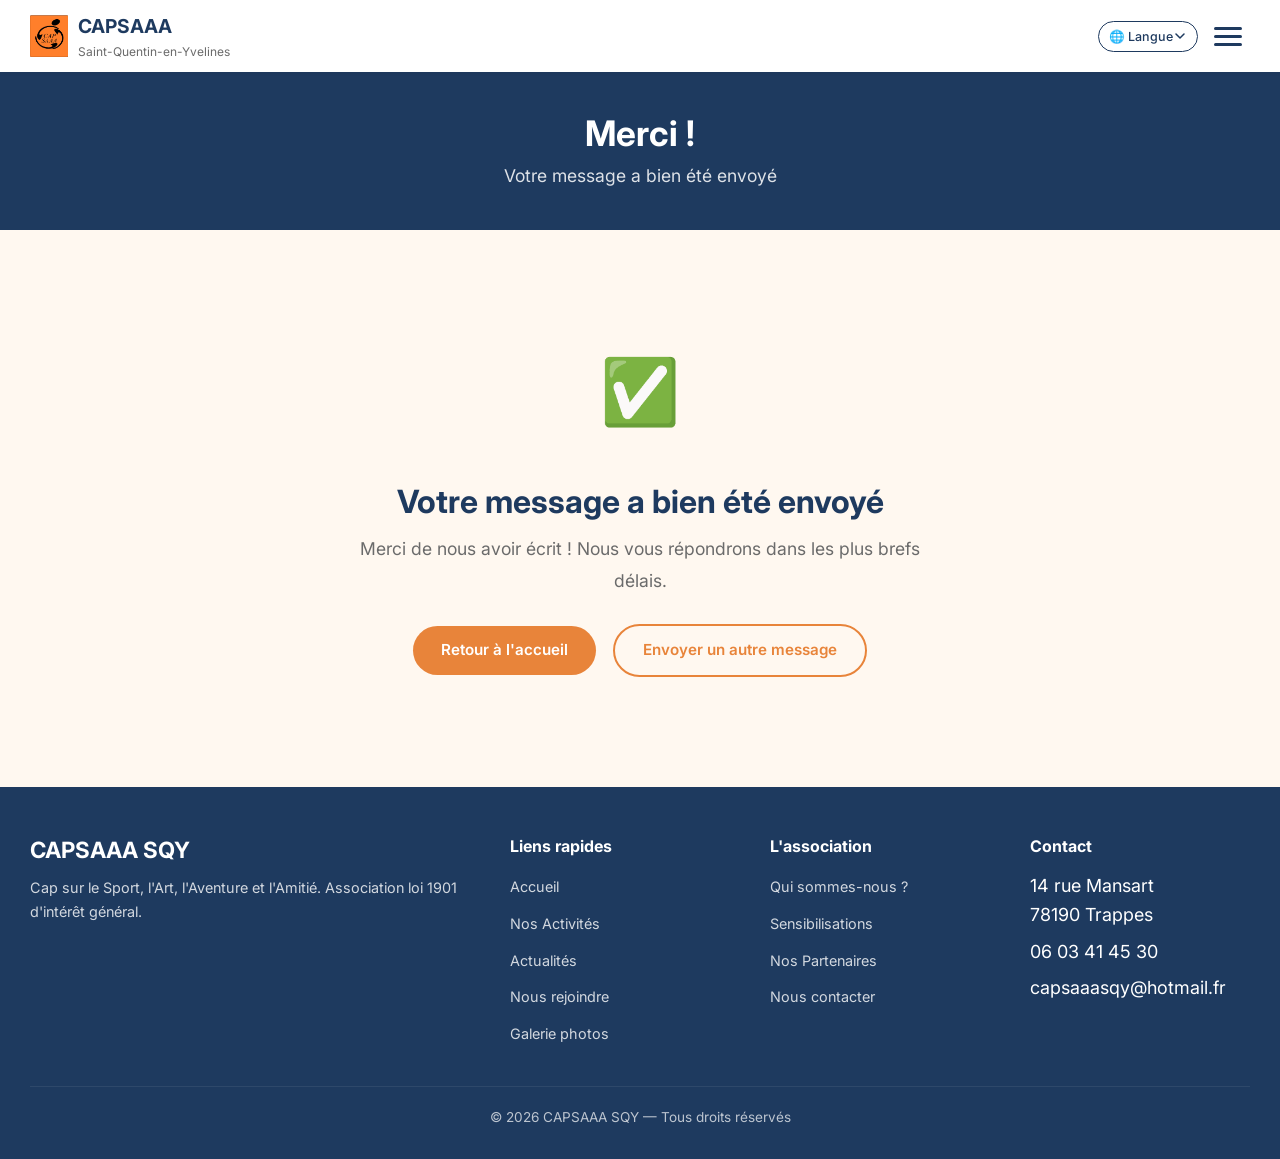
<file: pages/merci.html>
<!DOCTYPE html>
<html lang="fr">
<head>
  <meta charset="UTF-8">
  <meta name="viewport" content="width=device-width, initial-scale=1.0">
  <title>Merci — CAPSAAA SQY</title>
  <meta name="description" content="Contactez CAPSAAA — association handisport à Saint-Quentin-en-Yvelines. Tél : 06 03 41 45 30 — Email : capsaaasqy@hotmail.fr">
  <meta name="keywords" content="sport adapté handicap Saint-Quentin-en-Yvelines, association handisport Yvelines, sport adapté handicap SQY, sport handicap Trappes, sport adapté Yvelines, CAPSAAA, sport personnes handicapées, natation adaptée, équitation adaptée, multisports adaptés">
  <meta name="robots" content="index, follow">
  <link rel="canonical" href="https://cap-saaa-sqy.fr/pages/contact.html">
  <meta property="og:type" content="website">
  <meta property="og:site_name" content="CAPSAAA — Sport adapté à Saint-Quentin-en-Yvelines">
  <meta property="og:locale" content="fr_FR">
  <meta property="og:title" content="Contact — CAPSAAA SQY">
  <meta property="og:description" content="Contactez CAPSAAA — association handisport à Saint-Quentin-en-Yvelines. Tél : 06 03 41 45 30 — Email : capsaaasqy@hotmail.fr">
  <meta property="og:url" content="https://cap-saaa-sqy.fr/pages/contact.html">
  <meta property="og:image" content="https://cap-saaa-sqy.fr/assets/photos/atip2979.jpg">
  <meta name="twitter:card" content="summary_large_image">
  <link rel="preconnect" href="https://fonts.googleapis.com">
  <link rel="preconnect" href="https://fonts.gstatic.com" crossorigin>
  <link href="https://fonts.googleapis.com/css2?family=Inter:wght@400;500;600;700;800&display=swap" rel="stylesheet">
  <link rel="stylesheet" href="../css/style.css">
  <link rel="icon" href="../assets/photos/logo-capsaaa-02.jpg">
  <script type="application/ld+json">
  {
    "@context": "https://schema.org",
    "@type": "NGO",
    "name": "CAPSAAA — CAP Sport Art Aventure Amitié",
    "alternateName": "CAPSAAA",
    "description": "Association handisport à Saint-Quentin-en-Yvelines : activités sportives et loisirs adaptés aux personnes en situation de handicap depuis 1992.",
    "url": "https://cap-saaa-sqy.fr/",
    "telephone": "+33603414530",
    "email": "capsaaasqy@hotmail.fr",
    "foundingDate": "1992",
    "areaServed": "Saint-Quentin-en-Yvelines",
    "address": {
      "@type": "PostalAddress",
      "streetAddress": "14 rue Mansart",
      "postalCode": "78190",
      "addressLocality": "Trappes",
      "addressRegion": "Île-de-France",
      "addressCountry": "FR"
    },
    "sameAs": ["https://www.cap-saaa-sqy.fr/"]
  }
  </script>
  <script src="../js/stats.js" defer></script>
</head>
<body>

  <header class="site-header">
    <nav class="navbar container">
      <a href="../index.html" class="navbar-brand">
        <img src="../assets/photos/logo-capsaaa-copie.png" alt="CAPSAAA Logo" onerror="this.style.display='none'">
        <span>CAPSAAA <span class="brand-sub">Saint-Quentin-en-Yvelines</span></span>
      </a>
            <div class="translate-box">
              <select class="lang-select" aria-label="Choisir la langue" onchange="setPageLanguage(this.value)">
                <option value="">🌐 Langue</option>
                <option value="fr">Français</option>
                <option value="pt">Português</option>
                <option value="ar">العربية</option>
                <option value="en">English</option>
              </select>
            </div>
            <div id="google_translate_element" style="display:none"></div>
      <button class="nav-toggle" aria-label="Menu">
        <span></span><span></span><span></span>
      </button>
      <ul class="nav-menu">
        <li><a href="../index.html">Accueil</a></li>
        <li><a href="qui-sommes-nous.html">Qui sommes-nous ?</a></li>
        <li><a href="activites.html">Nos Activités</a></li>
        <li><a href="actualites.html">Actualités</a></li>
        <li><a href="sensibilisations.html">Sensibilisations</a></li>
        <li><a href="galerie.html">Galerie</a></li>
        <li><a href="inscriptions.html">Nous rejoindre</a></li>
        <li><a href="partenaires.html">Nos Partenaires</a></li>
        <li><a href="contact.html" class="active">Nous contacter</a></li>
      </ul>
    </nav>
  </header>

  <div class="page-header">
    <div class="container">
      <h1>Merci !</h1>
      <p>Votre message a bien été envoyé</p>
    </div>
  </div>

  <section class="content-page">
    <div class="container" style="text-align:center;padding:60px 20px">
      <div style="font-size:4rem;margin-bottom:16px">✅</div>
      <h2 style="margin-bottom:12px">Votre message a bien été envoyé</h2>
      <p style="color:var(--color-text-light);font-size:1.1rem;max-width:560px;margin:0 auto 28px">
        Merci de nous avoir écrit ! Nous vous répondrons dans les plus brefs délais.
      </p>
      <a href="../index.html" class="btn btn-primary">Retour à l'accueil</a>
      <a href="contact.html" class="btn btn-outline" style="margin-left:12px">Envoyer un autre message</a>
    </div>
  </section>

  <footer class="site-footer">
    <div class="container">
      <div class="footer-grid">
        <div class="footer-brand">
          <h3>CAPSAAA SQY</h3>
          <p>Cap sur le Sport, l'Art, l'Aventure et l'Amitié. Association loi 1901 d'intérêt général.</p>
        </div>
        <div class="footer-col">
          <h4>Liens rapides</h4>
          <ul>
            <li><a href="../index.html">Accueil</a></li>
            <li><a href="activites.html">Nos Activités</a></li>
            <li><a href="actualites.html">Actualités</a></li>
            <li><a href="inscriptions.html">Nous rejoindre</a></li>
            <li><a href="galerie.html">Galerie photos</a></li>
          </ul>
        </div>
        <div class="footer-col">
          <h4>L'association</h4>
          <ul>
            <li><a href="qui-sommes-nous.html">Qui sommes-nous ?</a></li>
            <li><a href="sensibilisations.html">Sensibilisations</a></li>
            <li><a href="partenaires.html">Nos Partenaires</a></li>
            <li><a href="contact.html">Nous contacter</a></li>
          </ul>
        </div>
        <div class="footer-col">
          <h4>Contact</h4>
          <ul>
            <li>14 rue Mansart<br>78190 Trappes</li>
            <li>06 03 41 45 30</li>
            <li>capsaaasqy@hotmail.fr</li>
          </ul>
        </div>
      </div>
      <div class="footer-bottom">
        <p>&copy; 2026 CAPSAAA SQY — Tous droits réservés</p>
      </div>
    </div>
  </footer>

    <!-- Traducteur automatique (pt/ar prioritaire, en secondaire) -->
  <script type="text/javascript">
    function googleTranslateElementInit() {
      new google.translate.TranslateElement({
        pageLanguage: 'fr',
        includedLanguages: 'fr,pt,ar,en',
      }, 'google_translate_element');
    }
    function setPageLanguage(lang) {
      if (!lang) lang = 'fr';
      document.cookie = 'googtrans=/fr/' + lang + '; path=/; expires=Thu, 31 Dec 2099 23:59:59 GMT';
      location.reload();
    }
  </script>
  <script type="text/javascript" src="https://translate.google.com/translate_a/element.js?cb=googleTranslateElementInit"></script>

<script src="../js/script.js"></script>
</body>
</html>
</file>
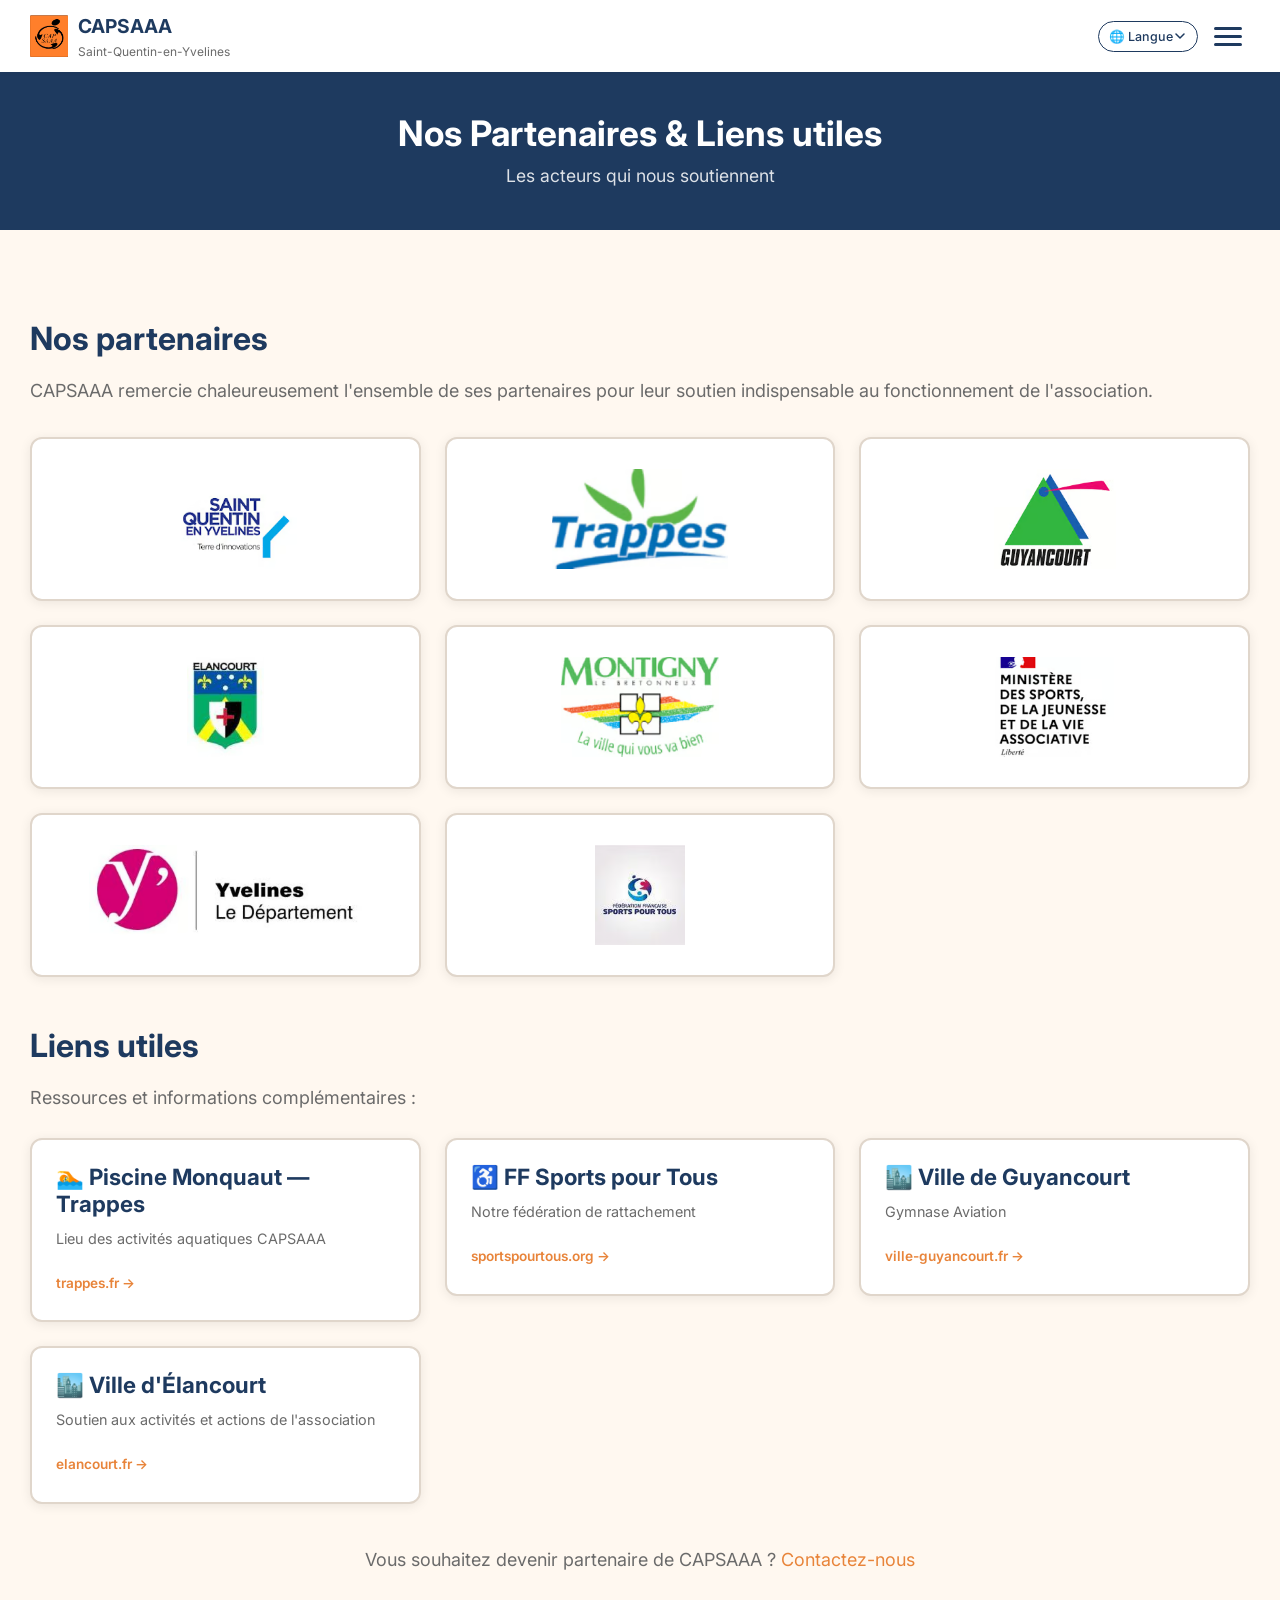
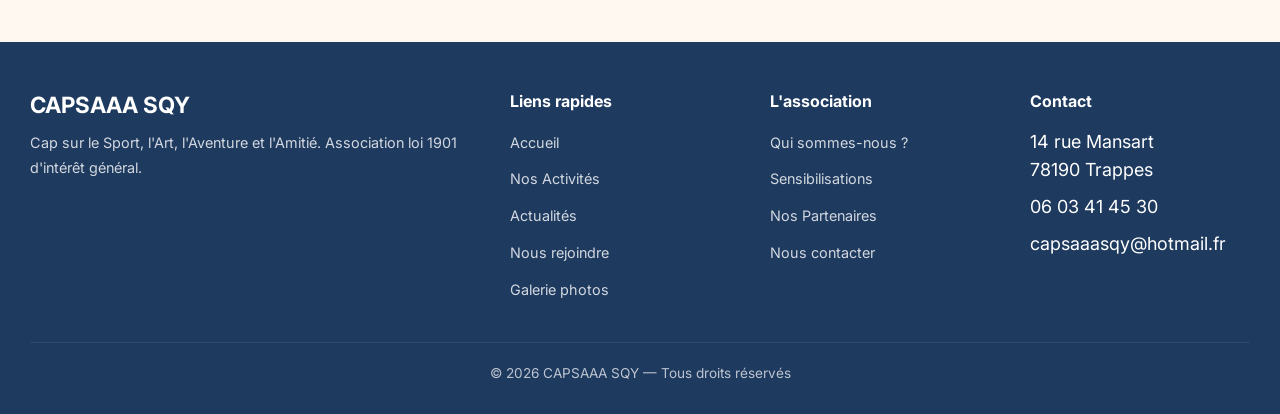
<file: pages/partenaires.html>
<!DOCTYPE html>
<html lang="fr">
<head>
  <meta charset="UTF-8">
  <meta name="viewport" content="width=device-width, initial-scale=1.0">
  <title>Partenaires & Liens utiles — CAPSAAA SQY</title>
  <meta name="description" content="Partenaires financiers et liens utiles de CAPSAAA, association handisport à Saint-Quentin-en-Yvelines.">
  <meta name="keywords" content="sport adapté handicap Saint-Quentin-en-Yvelines, association handisport Yvelines, sport adapté handicap SQY, sport handicap Trappes, sport adapté Yvelines, CAPSAAA, sport personnes handicapées, natation adaptée, équitation adaptée, multisports adaptés">
  <meta name="robots" content="index, follow">
  <link rel="canonical" href="https://cap-saaa-sqy.fr/pages/partenaires.html">
  <meta property="og:type" content="website">
  <meta property="og:site_name" content="CAPSAAA — Sport adapté à Saint-Quentin-en-Yvelines">
  <meta property="og:locale" content="fr_FR">
  <meta property="og:title" content="Partenaires & Liens utiles — CAPSAAA SQY">
  <meta property="og:description" content="Partenaires financiers et liens utiles de CAPSAAA, association handisport à Saint-Quentin-en-Yvelines.">
  <meta property="og:url" content="https://cap-saaa-sqy.fr/pages/partenaires.html">
  <meta property="og:image" content="https://cap-saaa-sqy.fr/assets/photos/atip2979.jpg">
  <meta name="twitter:card" content="summary_large_image">
  <link rel="preconnect" href="https://fonts.googleapis.com">
  <link rel="preconnect" href="https://fonts.gstatic.com" crossorigin>
  <link href="https://fonts.googleapis.com/css2?family=Inter:wght@400;500;600;700;800&display=swap" rel="stylesheet">
  <link rel="stylesheet" href="../css/style.css">
  <link rel="icon" href="../assets/photos/logo-capsaaa-02.jpg">
  <script type="application/ld+json">
  {
    "@context": "https://schema.org",
    "@type": "NGO",
    "name": "CAPSAAA — CAP Sport Art Aventure Amitié",
    "alternateName": "CAPSAAA",
    "description": "Association handisport à Saint-Quentin-en-Yvelines : activités sportives et loisirs adaptés aux personnes en situation de handicap depuis 1992.",
    "url": "https://cap-saaa-sqy.fr/",
    "telephone": "+33603414530",
    "email": "capsaaasqy@hotmail.fr",
    "foundingDate": "1992",
    "areaServed": "Saint-Quentin-en-Yvelines",
    "address": {
      "@type": "PostalAddress",
      "streetAddress": "14 rue Mansart",
      "postalCode": "78190",
      "addressLocality": "Trappes",
      "addressRegion": "Île-de-France",
      "addressCountry": "FR"
    },
    "sameAs": ["https://www.cap-saaa-sqy.fr/"]
  }
  </script>
  <script src="../js/stats.js" defer></script>
</head>
<body>

  <header class="site-header">
    <nav class="navbar container">
      <a href="../index.html" class="navbar-brand">
        <img src="../assets/photos/logo-capsaaa-copie.png" alt="CAPSAAA Logo" onerror="this.style.display='none'">
        <span>CAPSAAA <span class="brand-sub">Saint-Quentin-en-Yvelines</span></span>
      </a>
            <div class="translate-box">
              <select class="lang-select" aria-label="Choisir la langue" onchange="setPageLanguage(this.value)">
                <option value="">🌐 Langue</option>
                <option value="fr">Français</option>
                <option value="pt">Português</option>
                <option value="ar">العربية</option>
                <option value="en">English</option>
              </select>
            </div>
            <div id="google_translate_element" style="display:none"></div>
      <button class="nav-toggle" aria-label="Menu">
        <span></span><span></span><span></span>
      </button>
      <ul class="nav-menu">
        <li><a href="../index.html">Accueil</a></li>
        <li><a href="qui-sommes-nous.html">Qui sommes-nous ?</a></li>
        <li><a href="activites.html">Nos Activités</a></li>
        <li><a href="actualites.html">Actualités</a></li>
        <li><a href="sensibilisations.html">Sensibilisations</a></li>
        <li><a href="galerie.html">Galerie</a></li>
        <li><a href="inscriptions.html">Nous rejoindre</a></li>
        <li><a href="partenaires.html" class="active">Nos Partenaires</a></li>
        <li><a href="contact.html">Nous contacter</a></li>
      </ul>
    </nav>
  </header>

  <div class="page-header">
    <div class="container">
      <h1>Nos Partenaires & Liens utiles</h1>
      <p>Les acteurs qui nous soutiennent</p>
    </div>
  </div>

  <section class="content-page">
    <div class="container">

      <h2>Nos partenaires</h2>
      <p style="color:var(--color-text-light);margin-bottom:30px">CAPSAAA remercie chaleureusement l'ensemble de ses partenaires pour leur soutien indispensable au fonctionnement de l'association.</p>

      <div class="activities-grid" style="margin-bottom:50px">
        <div class="activity-card">
          <div class="activity-card-body" style="text-align:center;padding:28px 24px;display:flex;align-items:center;justify-content:center;min-height:160px">
            <img src="../assets/logo-sqy.png" alt="Saint-Quentin-en-Yvelines" style="max-height:100px;max-width:100%;margin:0 auto" loading="lazy">
          </div>
        </div>
        <div class="activity-card">
          <div class="activity-card-body" style="text-align:center;padding:28px 24px;display:flex;align-items:center;justify-content:center;min-height:160px">
            <img src="../assets/logo-trappes.png" alt="Ville de Trappes" style="max-height:100px;max-width:100%;margin:0 auto" loading="lazy">
          </div>
        </div>
        <div class="activity-card">
          <div class="activity-card-body" style="text-align:center;padding:28px 24px;display:flex;align-items:center;justify-content:center;min-height:160px">
            <img src="../assets/logo-guyancourt.png" alt="Ville de Guyancourt" style="max-height:100px;max-width:100%;margin:0 auto" loading="lazy">
          </div>
        </div>
        <div class="activity-card">
          <div class="activity-card-body" style="text-align:center;padding:28px 24px;display:flex;align-items:center;justify-content:center;min-height:160px">
            <img src="../assets/logo-elancourt.jpg" alt="Ville d'Élancourt" style="max-height:100px;max-width:100%;margin:0 auto" loading="lazy">
          </div>
        </div>
        <div class="activity-card">
          <div class="activity-card-body" style="text-align:center;padding:28px 24px;display:flex;align-items:center;justify-content:center;min-height:160px">
            <img src="../assets/logo-montigny.png" alt="Montigny-le-Bretonneux" style="max-height:100px;max-width:100%;margin:0 auto" loading="lazy">
          </div>
        </div>
        <div class="activity-card">
          <div class="activity-card-body" style="text-align:center;padding:28px 24px;display:flex;align-items:center;justify-content:center;min-height:160px">
            <img src="../assets/logo-ministere-sports.png" alt="Ministère des Sports" style="max-height:100px;max-width:100%;margin:0 auto" loading="lazy">
          </div>
        </div>
        <div class="activity-card">
          <div class="activity-card-body" style="text-align:center;padding:28px 24px;display:flex;align-items:center;justify-content:center;min-height:160px">
            <img src="../assets/logo-conseil-general-78.jpg" alt="Conseil général des Yvelines" style="max-height:100px;max-width:100%;margin:0 auto" loading="lazy">
          </div>
        </div>
        <div class="activity-card">
          <div class="activity-card-body" style="text-align:center;padding:28px 24px;display:flex;align-items:center;justify-content:center;min-height:160px">
            <img src="../assets/logo-sports-pour-tous.jpg" alt="FF Sports pour Tous" style="max-height:100px;max-width:100%;margin:0 auto" loading="lazy">
          </div>
        </div>
      </div>

      <h2>Liens utiles</h2>
      <p style="color:var(--color-text-light);margin-bottom:24px">Ressources et informations complémentaires :</p>

      <div class="activities-grid" style="margin-bottom:30px">
        <a href="https://www.trappes.fr/" target="_blank" rel="noopener" style="text-decoration:none;color:inherit">
        <div class="activity-card">
          <div class="activity-card-body" style="padding:24px">
            <h3>🏊 Piscine Monquaut — Trappes</h3>
            <p style="color:var(--color-text-light)">Lieu des activités aquatiques CAPSAAA</p>
            <span style="color:var(--color-primary);font-size:0.85rem;font-weight:600">trappes.fr →</span>
          </div>
        </div>
        </a>
        <a href="https://www.sportspourtous.org/" target="_blank" rel="noopener" style="text-decoration:none;color:inherit">
        <div class="activity-card">
          <div class="activity-card-body" style="padding:24px">
            <h3>♿ FF Sports pour Tous</h3>
            <p style="color:var(--color-text-light)">Notre fédération de rattachement</p>
            <span style="color:var(--color-primary);font-size:0.85rem;font-weight:600">sportspourtous.org →</span>
          </div>
        </div>
        </a>
        <a href="https://www.ville-guyancourt.fr/" target="_blank" rel="noopener" style="text-decoration:none;color:inherit">
        <div class="activity-card">
          <div class="activity-card-body" style="padding:24px">
            <h3>🏙️ Ville de Guyancourt</h3>
            <p style="color:var(--color-text-light)">Gymnase Aviation</p>
            <span style="color:var(--color-primary);font-size:0.85rem;font-weight:600">ville-guyancourt.fr →</span>
          </div>
        </div>
        </a>
        <a href="https://elancourt.fr/" target="_blank" rel="noopener" style="text-decoration:none;color:inherit">
        <div class="activity-card">
          <div class="activity-card-body" style="padding:24px">
            <h3>🏙️ Ville d'Élancourt</h3>
            <p style="color:var(--color-text-light)">Soutien aux activités et actions de l'association</p>
            <span style="color:var(--color-primary);font-size:0.85rem;font-weight:600">elancourt.fr →</span>
          </div>
        </div>
        </a>
      </div>

      <p style="text-align:center;margin-top:40px;color:var(--color-text-light)">
        Vous souhaitez devenir partenaire de CAPSAAA ? <a href="contact.html">Contactez-nous</a>
      </p>

    </div>
  </section>

  <footer class="site-footer">
    <div class="container">
      <div class="footer-grid">
        <div class="footer-brand">
          <h3>CAPSAAA SQY</h3>
          <p>Cap sur le Sport, l'Art, l'Aventure et l'Amitié. Association loi 1901 d'intérêt général.</p>
        </div>
        <div class="footer-col">
          <h4>Liens rapides</h4>
          <ul>
            <li><a href="../index.html">Accueil</a></li>
            <li><a href="activites.html">Nos Activités</a></li>
            <li><a href="actualites.html">Actualités</a></li>
            <li><a href="inscriptions.html">Nous rejoindre</a></li>
            <li><a href="galerie.html">Galerie photos</a></li>
          </ul>
        </div>
        <div class="footer-col">
          <h4>L'association</h4>
          <ul>
            <li><a href="qui-sommes-nous.html">Qui sommes-nous ?</a></li>
            <li><a href="sensibilisations.html">Sensibilisations</a></li>
            <li><a href="partenaires.html">Nos Partenaires</a></li>
            <li><a href="contact.html">Nous contacter</a></li>
          </ul>
        </div>
        <div class="footer-col">
          <h4>Contact</h4>
          <ul>
            <li>14 rue Mansart<br>78190 Trappes</li>
            <li>06 03 41 45 30</li>
            <li>capsaaasqy@hotmail.fr</li>
          </ul>
        </div>
      </div>
      <div class="footer-bottom">
        <p>&copy; 2026 CAPSAAA SQY — Tous droits réservés</p>
      </div>
    </div>
  </footer>

    <!-- Traducteur automatique (pt/ar prioritaire, en secondaire) -->
  <script type="text/javascript">
    function googleTranslateElementInit() {
      new google.translate.TranslateElement({
        pageLanguage: 'fr',
        includedLanguages: 'fr,pt,ar,en',
      }, 'google_translate_element');
    }
    function setPageLanguage(lang) {
      if (!lang) lang = 'fr';
      document.cookie = 'googtrans=/fr/' + lang + '; path=/; expires=Thu, 31 Dec 2099 23:59:59 GMT';
      location.reload();
    }
  </script>
  <script type="text/javascript" src="https://translate.google.com/translate_a/element.js?cb=googleTranslateElementInit"></script>

<script src="../js/script.js"></script>
</body>
</html>
</file>
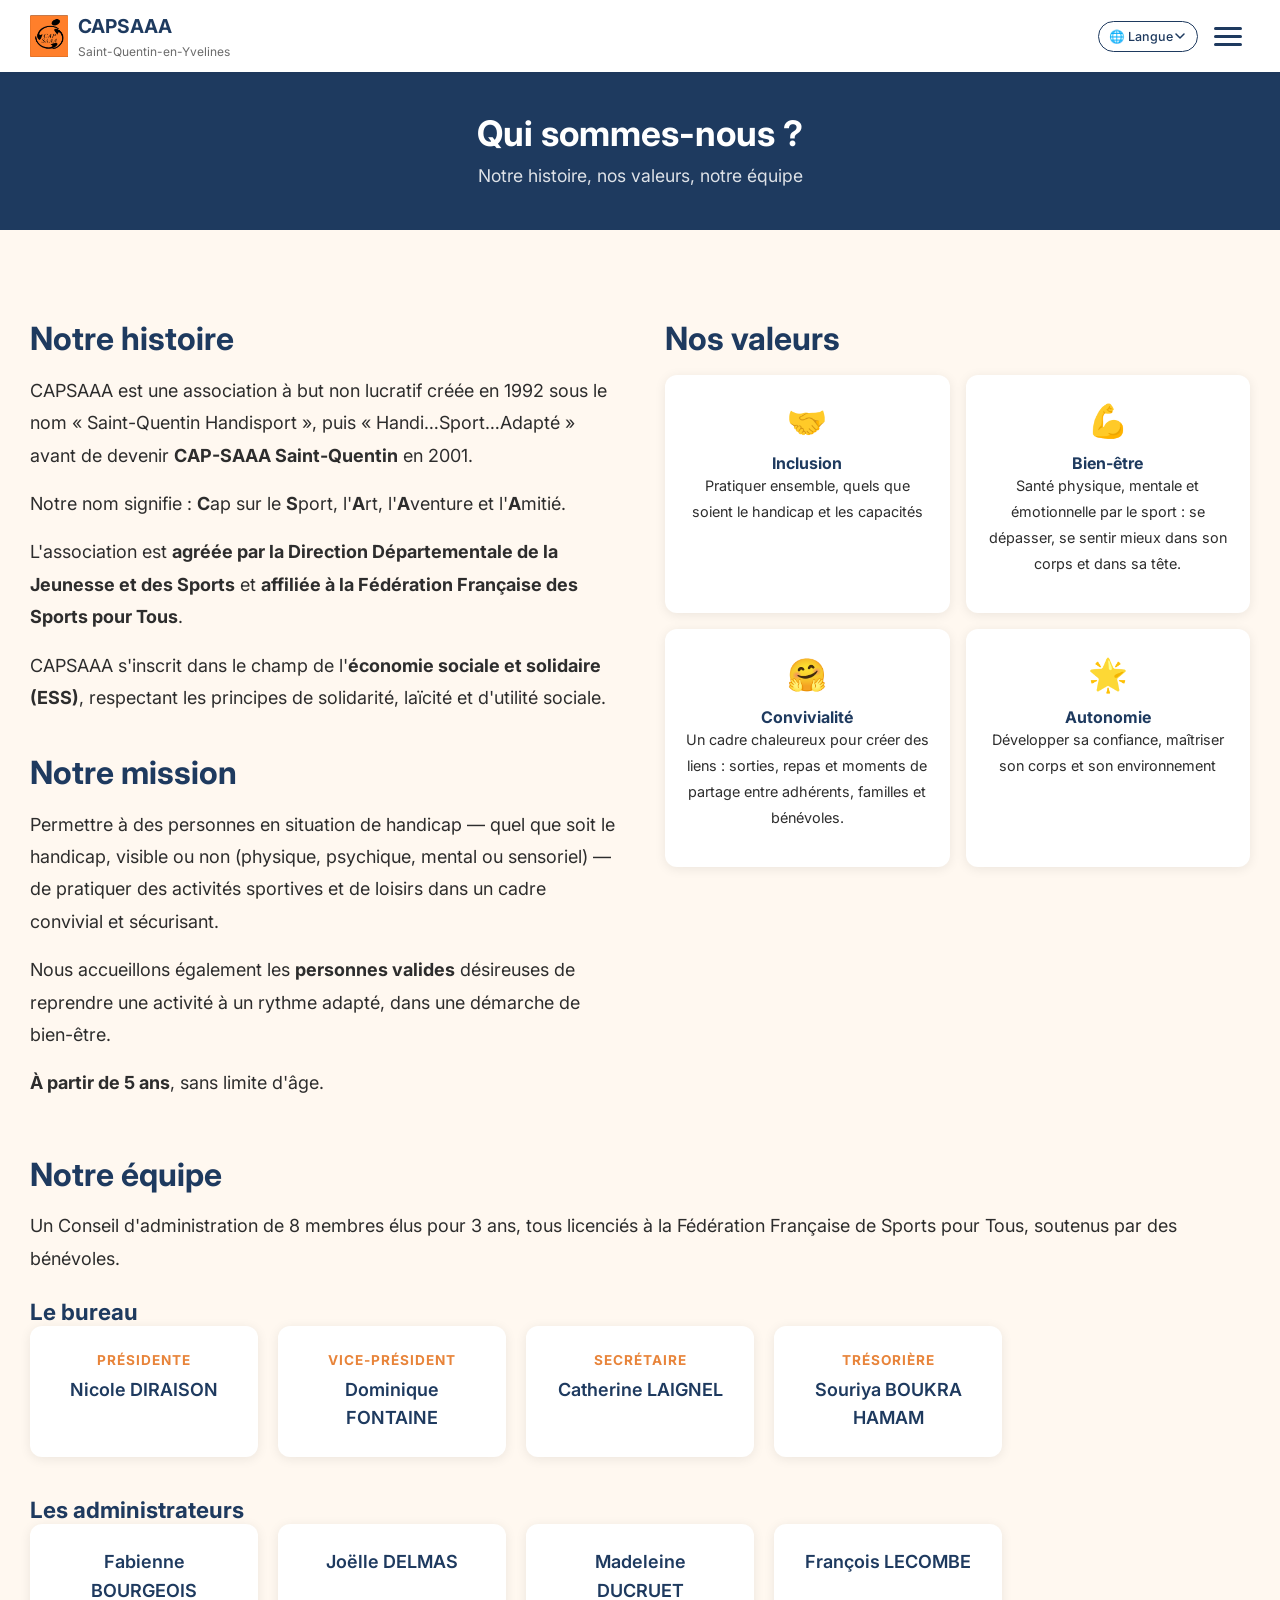
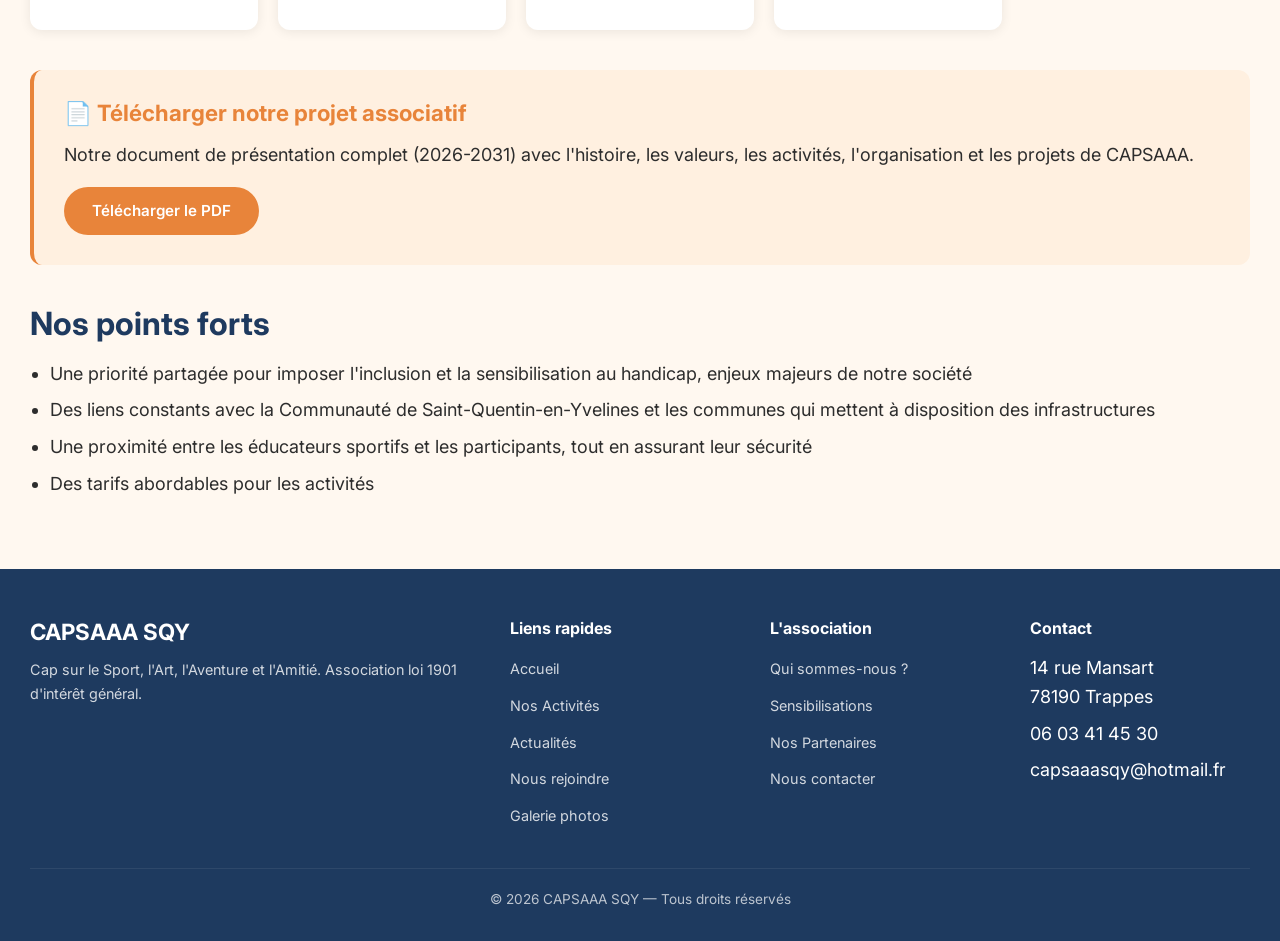
<file: pages/qui-sommes-nous.html>
<!DOCTYPE html>
<html lang="fr">
<head>
  <meta charset="UTF-8">
  <meta name="viewport" content="width=device-width, initial-scale=1.0">
  <title>Qui sommes-nous ? — CAPSAAA SQY</title>
  <meta name="description" content="Découvrez CAPSAAA : histoire, valeurs, équipe et organisation de l'association handisport de Saint-Quentin-en-Yvelines.">
  <meta name="keywords" content="sport adapté handicap Saint-Quentin-en-Yvelines, association handisport Yvelines, sport adapté handicap SQY, sport handicap Trappes, sport adapté Yvelines, CAPSAAA, sport personnes handicapées, natation adaptée, équitation adaptée, multisports adaptés">
  <meta name="robots" content="index, follow">
  <link rel="canonical" href="https://cap-saaa-sqy.fr/pages/qui-sommes-nous.html">
  <meta property="og:type" content="website">
  <meta property="og:site_name" content="CAPSAAA — Sport adapté à Saint-Quentin-en-Yvelines">
  <meta property="og:locale" content="fr_FR">
  <meta property="og:title" content="Qui sommes-nous ? — CAPSAAA SQY">
  <meta property="og:description" content="Découvrez CAPSAAA : histoire, valeurs, équipe et organisation de l'association handisport de Saint-Quentin-en-Yvelines.">
  <meta property="og:url" content="https://cap-saaa-sqy.fr/pages/qui-sommes-nous.html">
  <meta property="og:image" content="https://cap-saaa-sqy.fr/assets/photos/atip2979.jpg">
  <meta name="twitter:card" content="summary_large_image">
  <link rel="preconnect" href="https://fonts.googleapis.com">
  <link rel="preconnect" href="https://fonts.gstatic.com" crossorigin>
  <link href="https://fonts.googleapis.com/css2?family=Inter:wght@400;500;600;700;800&display=swap" rel="stylesheet">
  <link rel="stylesheet" href="../css/style.css">
  <link rel="icon" href="../assets/photos/logo-capsaaa-02.jpg">
  <script type="application/ld+json">
  {
    "@context": "https://schema.org",
    "@type": "NGO",
    "name": "CAPSAAA — CAP Sport Art Aventure Amitié",
    "alternateName": "CAPSAAA",
    "description": "Association handisport à Saint-Quentin-en-Yvelines : activités sportives et loisirs adaptés aux personnes en situation de handicap depuis 1992.",
    "url": "https://cap-saaa-sqy.fr/",
    "telephone": "+33603414530",
    "email": "capsaaasqy@hotmail.fr",
    "foundingDate": "1992",
    "areaServed": "Saint-Quentin-en-Yvelines",
    "address": {
      "@type": "PostalAddress",
      "streetAddress": "14 rue Mansart",
      "postalCode": "78190",
      "addressLocality": "Trappes",
      "addressRegion": "Île-de-France",
      "addressCountry": "FR"
    },
    "sameAs": ["https://www.cap-saaa-sqy.fr/"]
  }
  </script>
  <script src="../js/stats.js" defer></script>
</head>
<body>

  <!-- ===== HEADER ===== -->
  <header class="site-header">
    <nav class="navbar container">
      <a href="../index.html" class="navbar-brand">
        <img src="../assets/photos/logo-capsaaa-copie.png" alt="CAPSAAA Logo" onerror="this.style.display='none'">
        <span>CAPSAAA <span class="brand-sub">Saint-Quentin-en-Yvelines</span></span>
      </a>
            <div class="translate-box">
              <select class="lang-select" aria-label="Choisir la langue" onchange="setPageLanguage(this.value)">
                <option value="">🌐 Langue</option>
                <option value="fr">Français</option>
                <option value="pt">Português</option>
                <option value="ar">العربية</option>
                <option value="en">English</option>
              </select>
            </div>
            <div id="google_translate_element" style="display:none"></div>
      <button class="nav-toggle" aria-label="Menu">
        <span></span><span></span><span></span>
      </button>
      <ul class="nav-menu">
        <li><a href="../index.html">Accueil</a></li>
        <li><a href="qui-sommes-nous.html" class="active">Qui sommes-nous ?</a></li>
        <li><a href="activites.html">Nos Activités</a></li>
        <li><a href="actualites.html">Actualités</a></li>
        <li><a href="sensibilisations.html">Sensibilisations</a></li>
        <li><a href="galerie.html">Galerie</a></li>
        <li><a href="inscriptions.html">Nous rejoindre</a></li>
        <li><a href="partenaires.html">Nos Partenaires</a></li>
        <li><a href="contact.html">Nous contacter</a></li>
      </ul>
    </nav>
  </header>

  <!-- ===== PAGE HEADER ===== -->
  <div class="page-header">
    <div class="container">
      <h1>Qui sommes-nous ?</h1>
      <p>Notre histoire, nos valeurs, notre équipe</p>
    </div>
  </div>

  <!-- ===== CONTENT ===== -->
  <section class="content-page">
    <div class="container">
      <div class="about-grid">
        <div class="about-text">
          <h2>Notre histoire</h2>
          <p>CAPSAAA est une association à but non lucratif créée en 1992 sous le nom « Saint-Quentin Handisport », puis « Handi…Sport…Adapté » avant de devenir <strong>CAP-SAAA Saint-Quentin</strong> en 2001.</p>
          <p>Notre nom signifie : <strong>C</strong>ap sur le <strong>S</strong>port, l'<strong>A</strong>rt, l'<strong>A</strong>venture et l'<strong>A</strong>mitié.</p>
          <p>L'association est <strong>agréée par la Direction Départementale de la Jeunesse et des Sports</strong> et <strong>affiliée à la Fédération Française des Sports pour Tous</strong>.</p>
          <p>CAPSAAA s'inscrit dans le champ de l'<strong>économie sociale et solidaire (ESS)</strong>, respectant les principes de solidarité, laïcité et d'utilité sociale.</p>

          <h2>Notre mission</h2>
          <p>Permettre à des personnes en situation de handicap — quel que soit le handicap, visible ou non (physique, psychique, mental ou sensoriel) — de pratiquer des activités sportives et de loisirs dans un cadre convivial et sécurisant.</p>
          <p>Nous accueillons également les <strong>personnes valides</strong> désireuses de reprendre une activité à un rythme adapté, dans une démarche de bien-être.</p>
          <p><strong>À partir de 5 ans</strong>, sans limite d'âge.</p>
        </div>
        <div>
          <h2>Nos valeurs</h2>
          <div class="about-values">
            <div class="value-item">
              <div class="value-icon">🤝</div>
              <h4>Inclusion</h4>
              <p style="font-size:0.9rem;color:var(--color-text)">Pratiquer ensemble, quels que soient le handicap et les capacités</p>
            </div>
            <div class="value-item">
              <div class="value-icon">💪</div>
              <h4>Bien-être</h4>
              <p style="font-size:0.9rem;color:var(--color-text)">Santé physique, mentale et émotionnelle par le sport : se dépasser, se sentir mieux dans son corps et dans sa tête.</p>
            </div>
            <div class="value-item">
              <div class="value-icon">🤗</div>
              <h4>Convivialité</h4>
              <p style="font-size:0.9rem;color:var(--color-text)">Un cadre chaleureux pour créer des liens : sorties, repas et moments de partage entre adhérents, familles et bénévoles.</p>
            </div>
            <div class="value-item">
              <div class="value-icon">🌟</div>
              <h4>Autonomie</h4>
              <p style="font-size:0.9rem;color:var(--color-text)">Développer sa confiance, maîtriser son corps et son environnement</p>
            </div>
          </div>
        </div>
      </div>

      <h2>Notre équipe</h2>
      <p style="color:var(--color-text);margin-bottom:24px">Un Conseil d'administration de 8 membres élus pour 3 ans, tous licenciés à la Fédération Française de Sports pour Tous, soutenus par des bénévoles.</p>

      <h3>Le bureau</h3>
      <div class="team-grid" style="margin-bottom:40px">
        <div class="team-card">
          <div class="team-role">Présidente</div>
          <div class="team-name">Nicole DIRAISON</div>
        </div>
        <div class="team-card">
          <div class="team-role">Vice-Président</div>
          <div class="team-name">Dominique FONTAINE</div>
        </div>
        <div class="team-card">
          <div class="team-role">Secrétaire</div>
          <div class="team-name">Catherine LAIGNEL</div>
        </div>
        <div class="team-card">
          <div class="team-role">Trésorière</div>
          <div class="team-name">Souriya BOUKRA HAMAM</div>
        </div>
      </div>

      <h3>Les administrateurs</h3>
      <div class="team-grid" style="margin-bottom:40px">
        <div class="team-card"><div class="team-name">Fabienne BOURGEOIS</div></div>
        <div class="team-card"><div class="team-name">Joëlle DELMAS</div></div>
        <div class="team-card"><div class="team-name">Madeleine DUCRUET</div></div>
        <div class="team-card"><div class="team-name">François LECOMBE</div></div>
      </div>

      <div style="background:var(--color-primary-light);padding:30px;border-radius:var(--radius);margin-bottom:40px;border-left:4px solid var(--color-primary)">
        <h3 style="color:var(--color-primary);margin-bottom:12px">📄 Télécharger notre projet associatif</h3>
        <p style="color:var(--color-text);margin-bottom:16px">Notre document de présentation complet (2026-2031) avec l'histoire, les valeurs, les activités, l'organisation et les projets de CAPSAAA.</p>
        <a href="../assets/projet-associatif-capsaaa.pdf" class="btn btn-primary" download>Télécharger le PDF</a>
      </div>

      <h2>Nos points forts</h2>
      <ul>
        <li>Une priorité partagée pour imposer l'inclusion et la sensibilisation au handicap, enjeux majeurs de notre société</li>
        <li>Des liens constants avec la Communauté de Saint-Quentin-en-Yvelines et les communes qui mettent à disposition des infrastructures</li>
        <li>Une proximité entre les éducateurs sportifs et les participants, tout en assurant leur sécurité</li>
        <li>Des tarifs abordables pour les activités</li>
      </ul>
    </div>
  </section>

  <!-- ===== FOOTER ===== -->
  <footer class="site-footer">
    <div class="container">
      <div class="footer-grid">
        <div class="footer-brand">
          <h3>CAPSAAA SQY</h3>
          <p>Cap sur le Sport, l'Art, l'Aventure et l'Amitié. Association loi 1901 d'intérêt général.</p>
        </div>
        <div class="footer-col">
          <h4>Liens rapides</h4>
          <ul>
            <li><a href="../index.html">Accueil</a></li>
            <li><a href="activites.html">Nos Activités</a></li>
            <li><a href="actualites.html">Actualités</a></li>
            <li><a href="inscriptions.html">Nous rejoindre</a></li>
            <li><a href="galerie.html">Galerie photos</a></li>
          </ul>
        </div>
        <div class="footer-col">
          <h4>L'association</h4>
          <ul>
            <li><a href="qui-sommes-nous.html">Qui sommes-nous ?</a></li>
            <li><a href="sensibilisations.html">Sensibilisations</a></li>
            <li><a href="partenaires.html">Nos Partenaires</a></li>
            <li><a href="contact.html">Nous contacter</a></li>
          </ul>
        </div>
        <div class="footer-col">
          <h4>Contact</h4>
          <ul>
            <li>14 rue Mansart<br>78190 Trappes</li>
            <li>06 03 41 45 30</li>
            <li>capsaaasqy@hotmail.fr</li>
          </ul>
        </div>
      </div>
      <div class="footer-bottom">
        <p>&copy; 2026 CAPSAAA SQY — Tous droits réservés</p>
      </div>
    </div>
  </footer>

    <!-- Traducteur automatique (pt/ar prioritaire, en secondaire) -->
  <script type="text/javascript">
    function googleTranslateElementInit() {
      new google.translate.TranslateElement({
        pageLanguage: 'fr',
        includedLanguages: 'fr,pt,ar,en',
      }, 'google_translate_element');
    }
    function setPageLanguage(lang) {
      if (!lang) lang = 'fr';
      document.cookie = 'googtrans=/fr/' + lang + '; path=/; expires=Thu, 31 Dec 2099 23:59:59 GMT';
      location.reload();
    }
  </script>
  <script type="text/javascript" src="https://translate.google.com/translate_a/element.js?cb=googleTranslateElementInit"></script>

<script src="../js/script.js"></script>
</body>
</html>
</file>
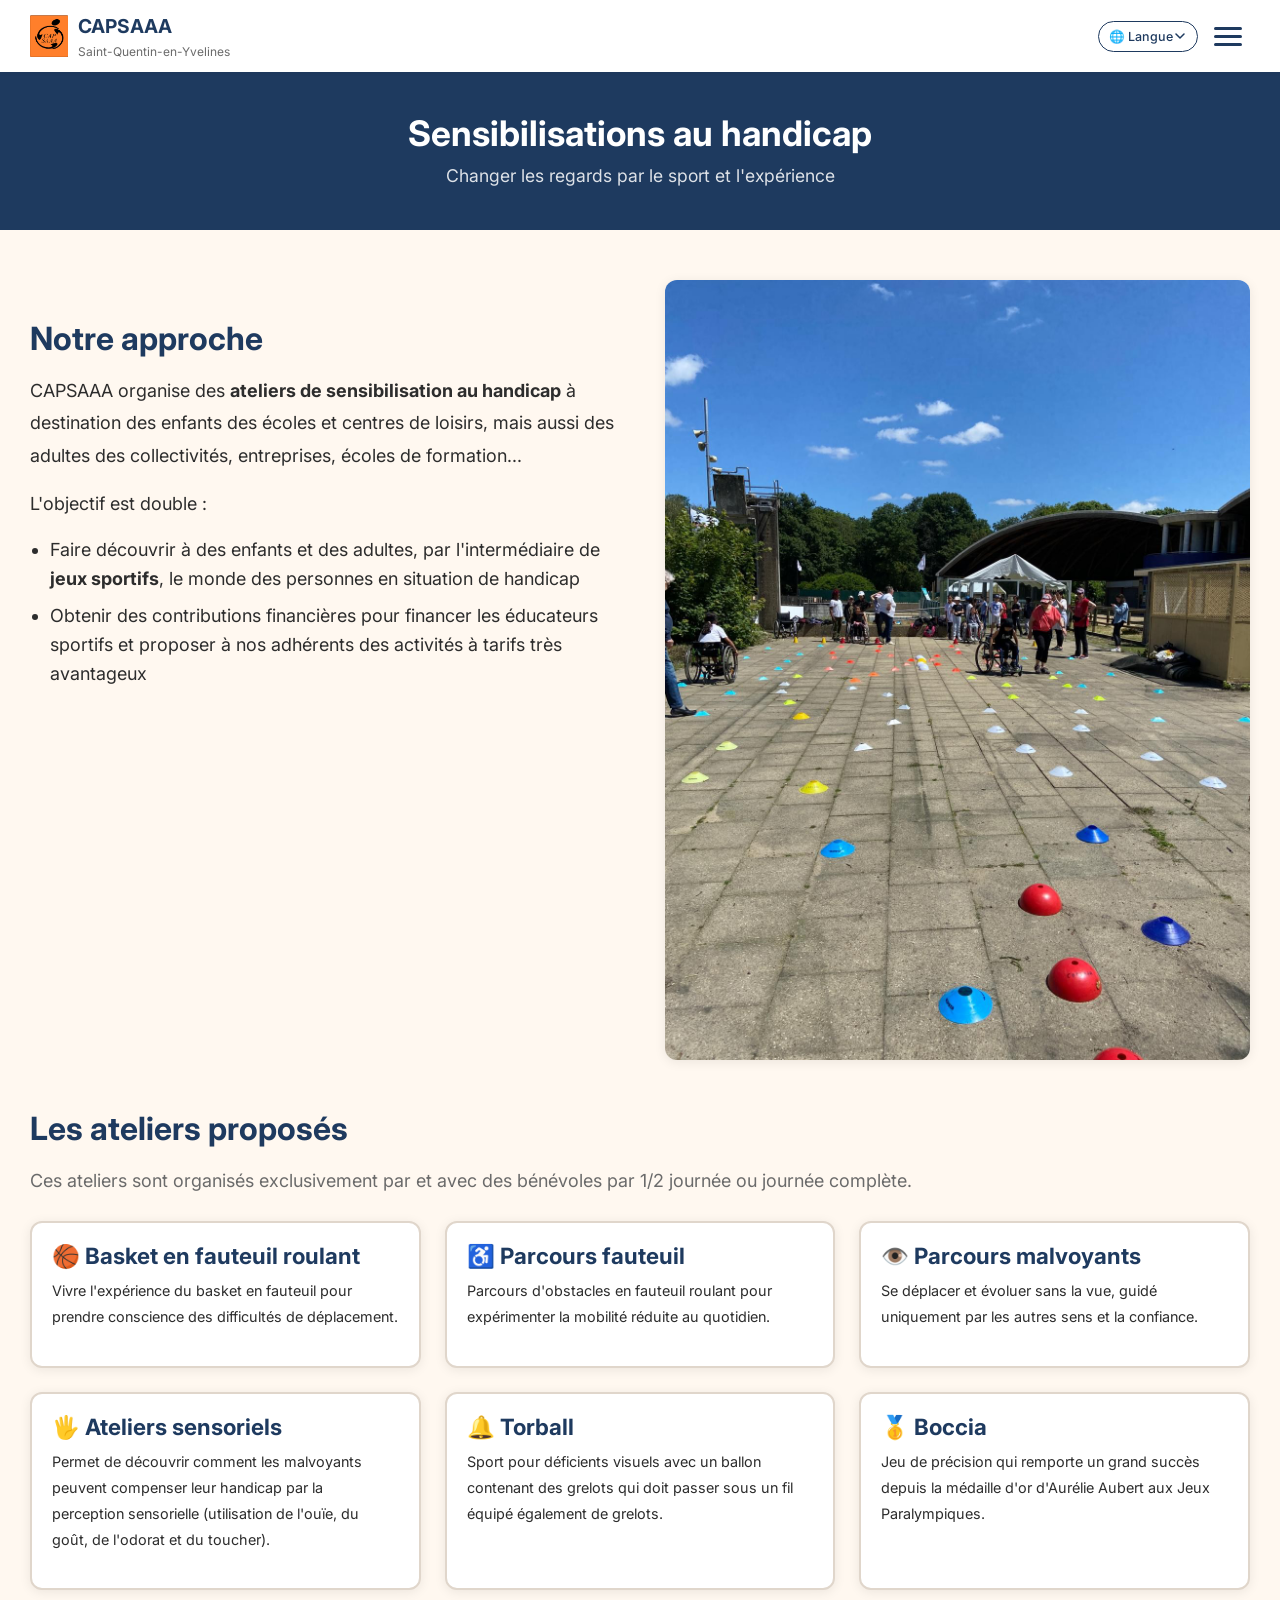
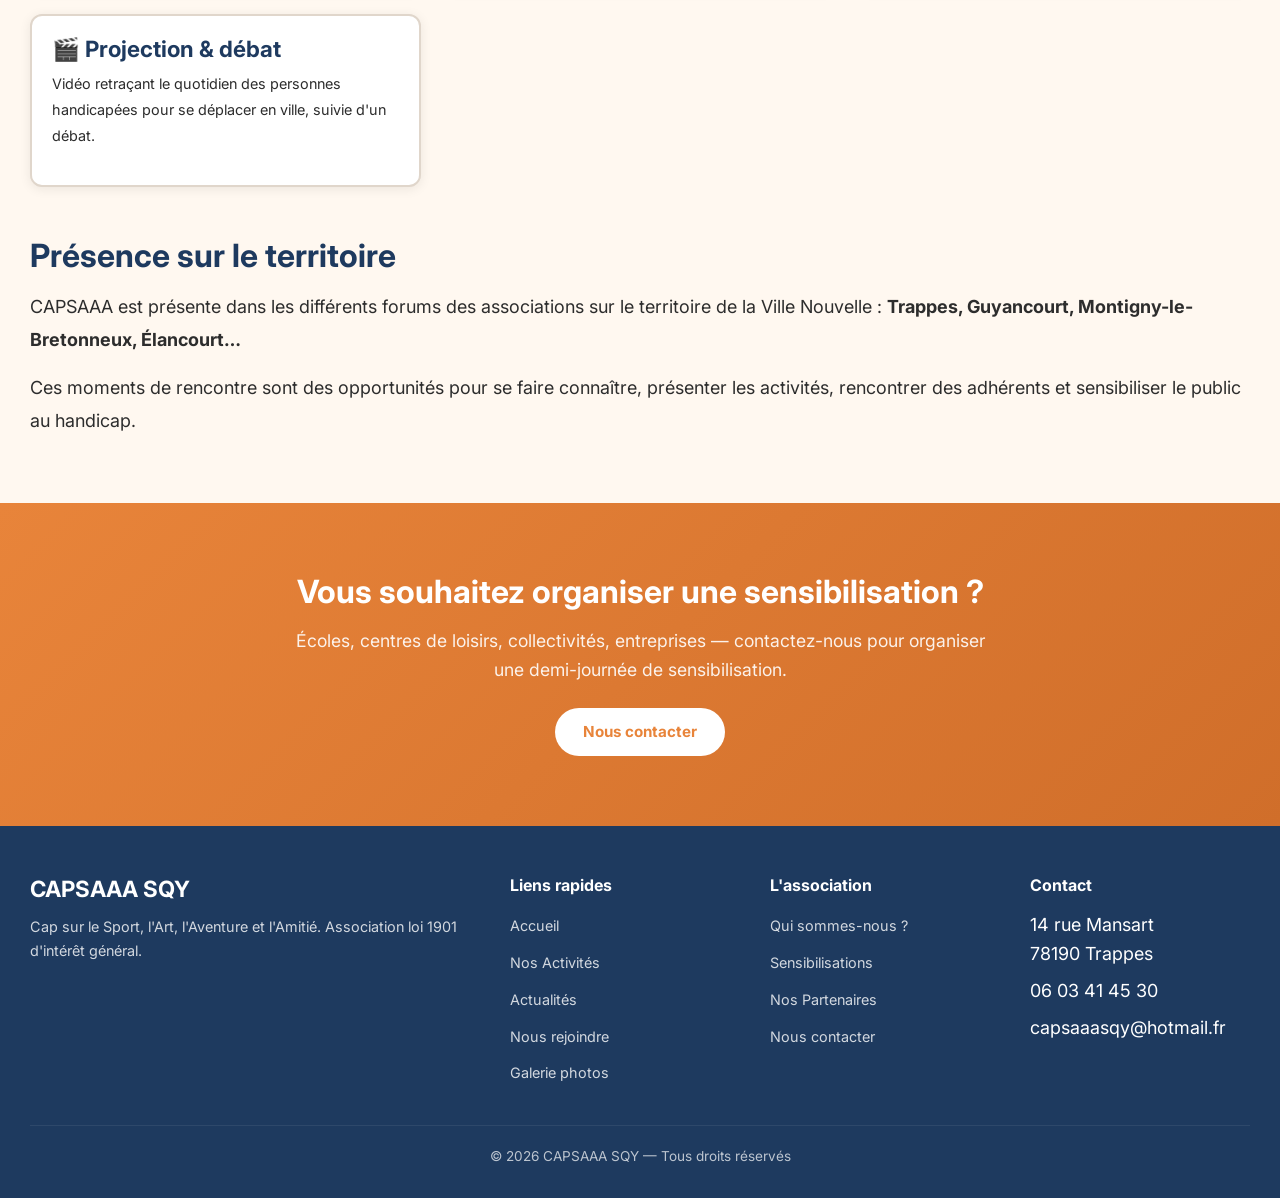
<file: pages/sensibilisations.html>
<!DOCTYPE html>
<html lang="fr">
<head>
  <meta charset="UTF-8">
  <meta name="viewport" content="width=device-width, initial-scale=1.0">
  <title>Sensibilisations — CAPSAAA SQY</title>
  <meta name="description" content="Ateliers de sensibilisation au handicap organisés par CAPSAAA : basket fauteuil, parcours malvoyants, boccia, torball — pour écoles, entreprises et collectivités.">
  <meta name="keywords" content="sport adapté handicap Saint-Quentin-en-Yvelines, association handisport Yvelines, sport adapté handicap SQY, sport handicap Trappes, sport adapté Yvelines, CAPSAAA, sport personnes handicapées, natation adaptée, équitation adaptée, multisports adaptés">
  <meta name="robots" content="index, follow">
  <link rel="canonical" href="https://cap-saaa-sqy.fr/pages/sensibilisations.html">
  <meta property="og:type" content="website">
  <meta property="og:site_name" content="CAPSAAA — Sport adapté à Saint-Quentin-en-Yvelines">
  <meta property="og:locale" content="fr_FR">
  <meta property="og:title" content="Sensibilisations — CAPSAAA SQY">
  <meta property="og:description" content="Ateliers de sensibilisation au handicap organisés par CAPSAAA : basket fauteuil, parcours malvoyants, boccia, torball — pour écoles, entreprises et collectivités.">
  <meta property="og:url" content="https://cap-saaa-sqy.fr/pages/sensibilisations.html">
  <meta property="og:image" content="https://cap-saaa-sqy.fr/assets/photos/atip2979.jpg">
  <meta name="twitter:card" content="summary_large_image">
  <link rel="preconnect" href="https://fonts.googleapis.com">
  <link rel="preconnect" href="https://fonts.gstatic.com" crossorigin>
  <link href="https://fonts.googleapis.com/css2?family=Inter:wght@400;500;600;700;800&display=swap" rel="stylesheet">
  <link rel="stylesheet" href="../css/style.css">
  <link rel="icon" href="../assets/photos/logo-capsaaa-02.jpg">
  <script type="application/ld+json">
  {
    "@context": "https://schema.org",
    "@type": "NGO",
    "name": "CAPSAAA — CAP Sport Art Aventure Amitié",
    "alternateName": "CAPSAAA",
    "description": "Association handisport à Saint-Quentin-en-Yvelines : activités sportives et loisirs adaptés aux personnes en situation de handicap depuis 1992.",
    "url": "https://cap-saaa-sqy.fr/",
    "telephone": "+33603414530",
    "email": "capsaaasqy@hotmail.fr",
    "foundingDate": "1992",
    "areaServed": "Saint-Quentin-en-Yvelines",
    "address": {
      "@type": "PostalAddress",
      "streetAddress": "14 rue Mansart",
      "postalCode": "78190",
      "addressLocality": "Trappes",
      "addressRegion": "Île-de-France",
      "addressCountry": "FR"
    },
    "sameAs": ["https://www.cap-saaa-sqy.fr/"]
  }
  </script>
  <script src="../js/stats.js" defer></script>
</head>
<body>

  <header class="site-header">
    <nav class="navbar container">
      <a href="../index.html" class="navbar-brand">
        <img src="../assets/photos/logo-capsaaa-copie.png" alt="CAPSAAA Logo" onerror="this.style.display='none'">
        <span>CAPSAAA <span class="brand-sub">Saint-Quentin-en-Yvelines</span></span>
      </a>
            <div class="translate-box">
              <select class="lang-select" aria-label="Choisir la langue" onchange="setPageLanguage(this.value)">
                <option value="">🌐 Langue</option>
                <option value="fr">Français</option>
                <option value="pt">Português</option>
                <option value="ar">العربية</option>
                <option value="en">English</option>
              </select>
            </div>
            <div id="google_translate_element" style="display:none"></div>
      <button class="nav-toggle" aria-label="Menu">
        <span></span><span></span><span></span>
      </button>
      <ul class="nav-menu">
        <li><a href="../index.html">Accueil</a></li>
        <li><a href="qui-sommes-nous.html">Qui sommes-nous ?</a></li>
        <li><a href="activites.html">Nos Activités</a></li>
        <li><a href="actualites.html">Actualités</a></li>
        <li><a href="sensibilisations.html" class="active">Sensibilisations</a></li>
        <li><a href="galerie.html">Galerie</a></li>
        <li><a href="inscriptions.html">Nous rejoindre</a></li>
        <li><a href="partenaires.html">Nos Partenaires</a></li>
        <li><a href="contact.html">Nous contacter</a></li>
      </ul>
    </nav>
  </header>

  <div class="page-header">
    <div class="container">
      <h1>Sensibilisations au handicap</h1>
      <p>Changer les regards par le sport et l'expérience</p>
    </div>
  </div>

  <section class="content-page">
    <div class="container">

      <div class="about-grid" style="margin-bottom:50px">
        <div>
          <h2>Notre approche</h2>
          <p>CAPSAAA organise des <strong>ateliers de sensibilisation au handicap</strong> à destination des enfants des écoles et centres de loisirs, mais aussi des adultes des collectivités, entreprises, écoles de formation...</p>
          <p>L'objectif est double :</p>
          <ul>
            <li>Faire découvrir à des enfants et des adultes, par l'intermédiaire de <strong>jeux sportifs</strong>, le monde des personnes en situation de handicap</li>
            <li>Obtenir des contributions financières pour financer les éducateurs sportifs et proposer à nos adhérents des activités à tarifs très avantageux</li>
          </ul>
        </div>
        <div>
          <img src="../assets/photos/hexg8906-1.jpg" alt="Sensibilisation CAPSAAA" style="width:100%;border-radius:var(--radius);box-shadow:var(--shadow)" loading="lazy" onerror="this.style.display='none'">
        </div>
      </div>

      <h2>Les ateliers proposés</h2>
      <p style="color:var(--color-text-light);margin-bottom:24px">Ces ateliers sont organisés exclusivement par et avec des bénévoles par 1/2 journée ou journée complète.</p>

      <div class="activities-grid" style="margin-bottom:50px">
        <div class="activity-card">
          <div class="activity-card-body">
            <h3>🏀 Basket en fauteuil roulant</h3>
            <p>Vivre l'expérience du basket en fauteuil pour prendre conscience des difficultés de déplacement.</p>
          </div>
        </div>
        <div class="activity-card">
          <div class="activity-card-body">
            <h3>♿ Parcours fauteuil</h3>
            <p>Parcours d'obstacles en fauteuil roulant pour expérimenter la mobilité réduite au quotidien.</p>
          </div>
        </div>
        <div class="activity-card">
          <div class="activity-card-body">
            <h3>👁️ Parcours malvoyants</h3>
            <p>Se déplacer et évoluer sans la vue, guidé uniquement par les autres sens et la confiance.</p>
          </div>
        </div>
        <div class="activity-card">
          <div class="activity-card-body">
            <h3>🖐️ Ateliers sensoriels</h3>
            <p>Permet de découvrir comment les malvoyants peuvent compenser leur handicap par la perception sensorielle (utilisation de l'ouïe, du goût, de l'odorat et du toucher).</p>
          </div>
        </div>
        <div class="activity-card">
          <div class="activity-card-body">
            <h3>🔔 Torball</h3>
            <p>Sport pour déficients visuels avec un ballon contenant des grelots qui doit passer sous un fil équipé également de grelots.</p>
          </div>
        </div>
        <div class="activity-card">
          <div class="activity-card-body">
            <h3>🥇 Boccia</h3>
            <p>Jeu de précision qui remporte un grand succès depuis la médaille d'or d'Aurélie Aubert aux Jeux Paralympiques.</p>
          </div>
        </div>
        <div class="activity-card">
          <div class="activity-card-body">
            <h3>🎬 Projection & débat</h3>
            <p>Vidéo retraçant le quotidien des personnes handicapées pour se déplacer en ville, suivie d'un débat.</p>
          </div>
        </div>
      </div>

      <h2>Présence sur le territoire</h2>
      <p>CAPSAAA est présente dans les différents forums des associations sur le territoire de la Ville Nouvelle : <strong>Trappes, Guyancourt, Montigny-le-Bretonneux, Élancourt…</strong></p>
      <p>Ces moments de rencontre sont des opportunités pour se faire connaître, présenter les activités, rencontrer des adhérents et sensibiliser le public au handicap.</p>

    </div>
  </section>

  <section class="section" style="background:linear-gradient(135deg, var(--color-primary) 0%, #D06E2A 100%);color:var(--color-white);text-align:center">
    <div class="container">
      <h2 style="color:var(--color-white);margin-bottom:16px">Vous souhaitez organiser une sensibilisation ?</h2>
      <p style="color:rgba(255,255,255,0.9);font-size:1.1rem;max-width:700px;margin:0 auto 24px">
        Écoles, centres de loisirs, collectivités, entreprises — contactez-nous pour organiser une demi-journée de sensibilisation.
      </p>
      <a href="contact.html" class="btn" style="background:var(--color-white);color:var(--color-primary);font-weight:700">Nous contacter</a>
    </div>
  </section>

  <footer class="site-footer">
    <div class="container">
      <div class="footer-grid">
        <div class="footer-brand">
          <h3>CAPSAAA SQY</h3>
          <p>Cap sur le Sport, l'Art, l'Aventure et l'Amitié. Association loi 1901 d'intérêt général.</p>
        </div>
        <div class="footer-col">
          <h4>Liens rapides</h4>
          <ul>
            <li><a href="../index.html">Accueil</a></li>
            <li><a href="activites.html">Nos Activités</a></li>
            <li><a href="actualites.html">Actualités</a></li>
            <li><a href="inscriptions.html">Nous rejoindre</a></li>
            <li><a href="galerie.html">Galerie photos</a></li>
          </ul>
        </div>
        <div class="footer-col">
          <h4>L'association</h4>
          <ul>
            <li><a href="qui-sommes-nous.html">Qui sommes-nous ?</a></li>
            <li><a href="sensibilisations.html">Sensibilisations</a></li>
            <li><a href="partenaires.html">Nos Partenaires</a></li>
            <li><a href="contact.html">Nous contacter</a></li>
          </ul>
        </div>
        <div class="footer-col">
          <h4>Contact</h4>
          <ul>
            <li>14 rue Mansart<br>78190 Trappes</li>
            <li>06 03 41 45 30</li>
            <li>capsaaasqy@hotmail.fr</li>
          </ul>
        </div>
      </div>
      <div class="footer-bottom">
        <p>&copy; 2026 CAPSAAA SQY — Tous droits réservés</p>
      </div>
    </div>
  </footer>

    <!-- Traducteur automatique (pt/ar prioritaire, en secondaire) -->
  <script type="text/javascript">
    function googleTranslateElementInit() {
      new google.translate.TranslateElement({
        pageLanguage: 'fr',
        includedLanguages: 'fr,pt,ar,en',
      }, 'google_translate_element');
    }
    function setPageLanguage(lang) {
      if (!lang) lang = 'fr';
      document.cookie = 'googtrans=/fr/' + lang + '; path=/; expires=Thu, 31 Dec 2099 23:59:59 GMT';
      location.reload();
    }
  </script>
  <script type="text/javascript" src="https://translate.google.com/translate_a/element.js?cb=googleTranslateElementInit"></script>

<script src="../js/script.js"></script>
</body>
</html>
</file>
<file: css/style.css>
/* ============================================
   CAPSAAA — Style Guide
   Association handisport – Saint-Quentin-en-Yvelines
   ============================================ */

/* ---- Variables & Reset ---- */
:root {
  --color-primary: #E8843A;
  --color-primary-dark: #D06E2A;
  --color-primary-light: #FFF0E0;
  --color-secondary: #1E3A5F;
  --color-secondary-light: #2E5A8F;
  --color-bg: #FFF8F0;
  --color-bg-alt: #F5EDE4;
  --color-text: #2D2D2D;
  --color-text-light: #6B6B6B;
  --color-white: #FFFFFF;
  --color-border: #E0D6CB;
  --color-success: #4CAF50;
  /* Couleurs par activité — validées par l'association le 11/08/2026
     (acidulées et apaisantes, PAS claquantes) */
  --act-piscine: #4A90C2;
  --act-piscine-dark: #37749E;
  --act-piscine-light: #E3F0F8;
  --act-equitation: #6FA85A;
  --act-equitation-dark: #558A42;
  --act-equitation-light: #EAF3E4;
  --act-fitness: #D9A62E;
  --act-fitness-dark: #B8891F;
  --act-fitness-light: #FBF3DC;
  --act-musculation: #8A8F98;
  --act-musculation-dark: #6E737C;
  --act-musculation-light: #EEF0F2;
  --act-multisport: #8B7AC8;
  --act-multisport-dark: #6E5CB0;
  --act-multisport-light: #EFEBF9;
  --font-main: 'Inter', -apple-system, BlinkMacSystemFont, 'Segoe UI', sans-serif;
  --radius: 12px;
  --radius-sm: 8px;
  --shadow: 0 2px 12px rgba(0,0,0,0.08);
  --shadow-lg: 0 8px 30px rgba(0,0,0,0.12);
  --transition: 0.3s ease;
  --max-width: 1260px;
  --header-height: 72px;
}

*, *::before, *::after {
  margin: 0;
  padding: 0;
  box-sizing: border-box;
}

html {
  scroll-behavior: smooth;
  scroll-padding-top: var(--header-height);
}

body {
  font-family: var(--font-main);
  color: var(--color-text);
  background: var(--color-bg);
  line-height: 1.6;
  font-size: 1.125rem; /* 18px — lisibilité renforcée (27/08) */
  -webkit-font-smoothing: antialiased;
}

img {
  max-width: 100%;
  height: auto;
  display: block;
}

a {
  color: var(--color-primary);
  text-decoration: none;
  transition: color var(--transition);
}
a:hover {
  color: var(--color-primary-dark);
}

.container {
  width: 100%;
  max-width: var(--max-width);
  margin: 0 auto;
  padding: 0 20px;
}

/* ---- Typography ---- */
h1, h2, h3, h4 {
  line-height: 1.2;
  font-weight: 700;
  color: var(--color-secondary);
}

h1 { font-size: 2.4rem; }
h2 { font-size: 2rem; margin-bottom: 1rem; }
h3 { font-size: 1.4rem; }

.section-title {
  text-align: center;
  margin-bottom: 2.5rem;
  position: relative;
}
.section-title::after {
  content: '';
  display: block;
  width: 60px;
  height: 4px;
  background: var(--color-primary);
  margin: 12px auto 0;
  border-radius: 2px;
}

.section-subtitle {
  text-align: center;
  color: var(--color-text-light);
  font-size: 1.1rem;
  margin-top: -1.5rem;
  margin-bottom: 2.5rem;
}

/* ---- Buttons ---- */
.btn {
  display: inline-flex;
  align-items: center;
  gap: 8px;
  padding: 12px 28px;
  border-radius: 50px;
  font-weight: 600;
  font-size: 0.95rem;
  border: none;
  cursor: pointer;
  transition: all var(--transition);
  text-decoration: none;
}
.btn-primary {
  background: var(--color-primary);
  color: var(--color-white);
}
.btn-primary:hover {
  background: var(--color-primary-dark);
  color: var(--color-white);
  transform: translateY(-2px);
  box-shadow: 0 4px 15px rgba(232, 132, 58, 0.4);
}
.btn-secondary {
  background: var(--color-secondary);
  color: var(--color-white);
}
.btn-secondary:hover {
  background: var(--color-secondary-light);
  color: var(--color-white);
  transform: translateY(-2px);
}
.btn-outline {
  background: transparent;
  border: 2px solid var(--color-primary);
  color: var(--color-primary);
}
.btn-outline:hover {
  background: var(--color-primary);
  color: var(--color-white);
}

/* ---- Header / Nav ---- */
.site-header {
  position: fixed;
  top: 0;
  left: 0;
  right: 0;
  z-index: 1000;
  background: var(--color-white);
  box-shadow: 0 1px 4px rgba(0,0,0,0.06);
  height: var(--header-height);
}

.navbar {
  display: flex;
  align-items: center;
  justify-content: space-between;
  height: 100%;
  position: relative;
}

.navbar-brand {
  display: flex;
  align-items: center;
  gap: 10px;
  font-weight: 700;
  font-size: 1.2rem;
  color: var(--color-secondary);
  text-decoration: none;
}
.navbar-brand img {
  height: 42px;
  width: auto;
}
.navbar-brand .brand-sub {
  font-size: 0.75rem;
  font-weight: 400;
  color: var(--color-text-light);
  display: block;
}

.nav-toggle {
  display: none;
  flex-direction: column;
  gap: 5px;
  background: none;
  border: none;
  cursor: pointer;
  padding: 8px;
}
.nav-toggle span {
  display: block;
  width: 28px;
  height: 3px;
  background: var(--color-secondary);
  border-radius: 3px;
  transition: var(--transition);
}
.nav-toggle.active span:nth-child(1) {
  transform: rotate(45deg) translate(5px, 6px);
}
.nav-toggle.active span:nth-child(2) {
  opacity: 0;
}
.nav-toggle.active span:nth-child(3) {
  transform: rotate(-45deg) translate(5px, -6px);
}

.nav-menu {
  display: flex;
  align-items: center;
  gap: 2px;
  list-style: none;
  padding-right: 120px; /* espace réservé au sélecteur de langue (V1.2) */
}
.nav-menu a {
  display: block;
  padding: 8px 8px;
  border-radius: var(--radius-sm);
  color: var(--color-text);
  font-weight: 500;
  font-size: 0.84rem;
  white-space: nowrap; /* chaque libellé du menu tient sur une ligne */
  transition: all var(--transition);
}
.nav-menu a:hover,
.nav-menu a.active {
  background: var(--color-primary-light);
  color: var(--color-primary);
}

/* ---- Hero Section ---- */
.hero {
  padding: calc(var(--header-height) + 60px) 0 60px;
  background: linear-gradient(135deg, var(--color-secondary) 0%, #0D2B4A 100%);
  color: var(--color-white);
  position: relative;
  overflow: hidden;
}
.hero::before {
  content: '';
  position: absolute;
  top: -50%;
  right: -30%;
  width: 600px;
  height: 600px;
  background: radial-gradient(circle, rgba(232,132,58,0.15) 0%, transparent 70%);
  border-radius: 50%;
}
.hero-content {
  display: grid;
  grid-template-columns: 1fr 1fr;
  gap: 60px;
  align-items: center;
  position: relative;
  z-index: 1;
}
.hero h1 {
  color: var(--color-white);
  font-size: 2.8rem;
  margin-bottom: 0.5rem;
}
.hero .hero-acronym {
  display: flex;
  flex-wrap: wrap; /* V1.2 — évite le débordement horizontal sur mobile */
  gap: 2px;
  row-gap: 6px;
  color: var(--color-primary);
  font-weight: 700;
  font-size: 1.1rem;
  margin-bottom: 1.5rem;
}
.hero-text { min-width: 0; } /* V1.2 — laisse le texte se replier dans la grille */
.hero p {
  font-size: 1.15rem;
  opacity: 0.9;
  margin-bottom: 2rem;
  line-height: 1.7;
}
.hero-image {
  border-radius: var(--radius);
  overflow: hidden;
  box-shadow: var(--shadow-lg);
}
.hero-image img {
  width: 100%;
  height: 380px;
  object-fit: cover;
}

/* ---- Sections ---- */
.section {
  padding: 70px 0;
}
.section-alt {
  background: var(--color-bg-alt);
}

/* ---- Activities Cards ---- */
.activities-grid {
  display: grid;
  grid-template-columns: repeat(auto-fill, minmax(320px, 1fr));
  gap: 24px;
}

.activity-card {
  background: var(--color-white);
  border-radius: var(--radius);
  overflow: hidden;
  box-shadow: var(--shadow);
  border: 2px solid var(--color-border);
  transition: all var(--transition);
  /* V1.3 — la carte est une colonne flex : le bloc coloré remplit toute la
     hauteur (corrige la bande blanche en bas des cartes courtes, PC) */
  display: flex;
  flex-direction: column;
}
.activity-card:hover {
  transform: translateY(-4px);
  box-shadow: var(--shadow-lg);
}
.activity-card-img {
  height: 200px;
  overflow: hidden;
  flex-shrink: 0;
}
.activity-card-img img {
  width: 100%;
  height: 100%;
  object-fit: cover;
  transition: transform 0.5s ease;
}
.activity-card:hover .activity-card-img img {
  transform: scale(1.05);
}

/* Accueil (retour client 05/10) : cartes réduites à la photo, au nom et au bouton */
.activities-grid--compact {
  grid-template-columns: repeat(3, 1fr);
}
@media (max-width: 900px) {
  .activities-grid--compact { grid-template-columns: repeat(2, 1fr); }
}
@media (max-width: 560px) {
  .activities-grid--compact { grid-template-columns: 1fr; }
}
.activities-grid--compact .activity-card-img { height: 180px; }
.activities-grid--compact .activity-card-body {
  display: flex;
  flex-direction: column;
  align-items: flex-start;
  gap: 12px;
}
.activities-grid--compact .activity-card-body h3 { margin-bottom: 0; }
.activity-card-body {
  padding: 20px;
  flex: 1; /* V1.3 — remplit la hauteur restante de la carte */
}

/* ---- Vidéo (format portrait / téléphone) ---- */
/* Mobile d'abord : vidéo centrée au-dessus du texte.
   Sur grand écran (≥ 900 px) : deux colonnes — vidéo à gauche, texte à droite,
   pour éviter une grande zone vide au milieu d'une page large. */
.video-section {
  display: flex;
  flex-direction: column;
  align-items: center;
  gap: 24px;
  margin: 10px 0 45px;
}
.video-section .video-portrait {
  width: 100%;
  max-width: 340px;
  height: auto;
  display: block;
  border-radius: var(--radius);
  background: #000;
  box-shadow: 0 10px 30px rgba(0, 0, 0, 0.18);
}
.video-texte {
  max-width: 470px;
}
.video-texte h2 {
  margin-top: 0;
}
.video-texte blockquote {
  border-left: 4px solid var(--color-primary);
  padding-left: 14px;
  margin: 16px 0;
  font-style: italic;
  font-size: 1.05rem;
  color: var(--color-secondary);
}
.video-meta {
  font-size: 0.85rem;
  color: var(--color-text-light);
}
.video-infos {
  margin-top: 14px;
  font-size: 0.95rem;
  color: var(--color-text);
  line-height: 1.6;
}
@media (min-width: 900px) {
  .video-section {
    flex-direction: row;
    justify-content: center;
    align-items: center;
    gap: 48px;
  }
  .video-texte {
    max-width: 420px;
  }
}
.activity-card-body h3 {
  color: var(--color-secondary);
  margin-bottom: 8px;
}
.activity-card-body p {
  color: var(--color-text); /* noir — lisibilité renforcée (27/08) */
  font-size: 0.9rem;
  margin-bottom: 12px;
}
.activity-card-body .activity-tag {
  display: inline-block;
  background: var(--color-primary-light);
  color: var(--color-primary-dark);
  font-size: 0.8rem;
  font-weight: 600;
  padding: 4px 12px;
  border-radius: 20px;
}

/* ---- Stats / Chiffres ---- */
.stats-grid {
  display: grid;
  grid-template-columns: repeat(4, 1fr);
  gap: 30px;
  text-align: center;
}
.stat-item h3 {
  font-size: 2.4rem;
  color: var(--color-primary);
  margin-bottom: 4px;
}
.stat-item p {
  color: var(--color-text-light);
  font-size: 0.95rem;
}

/* ---- About (Qui sommes-nous) ---- */
.about-grid {
  display: grid;
  grid-template-columns: 1fr 1fr;
  gap: 50px;
  align-items: start;
}
.content-page .about-text p {
  margin-bottom: 16px;
  color: var(--color-text); /* noir — lisibilité renforcée (27/08) */
}
.about-values {
  display: grid;
  grid-template-columns: 1fr 1fr;
  gap: 16px;
}
.value-item {
  background: var(--color-white);
  padding: 20px;
  border-radius: var(--radius);
  box-shadow: var(--shadow);
  text-align: center;
}
.value-item .value-icon {
  font-size: 2rem;
  margin-bottom: 8px;
}
.value-item h4 {
  font-size: 1rem;
  color: var(--color-secondary);
}

/* ---- Contact ---- */
.contact-grid {
  display: grid;
  grid-template-columns: 1fr 1fr;
  gap: 40px;
}
.contact-info {
  background: var(--color-white);
  padding: 30px;
  border-radius: var(--radius);
  box-shadow: var(--shadow);
}
.contact-info h3 {
  margin-bottom: 20px;
}
.contact-detail {
  display: flex;
  gap: 12px;
  margin-bottom: 16px;
  align-items: flex-start;
}
.contact-detail .icon {
  font-size: 1.3rem;
  flex-shrink: 0;
  width: 24px;
  text-align: center;
}
.contact-detail .detail-label {
  font-weight: 600;
  display: block;
  font-size: 0.85rem;
  color: var(--color-text-light);
}
.contact-form {
  background: var(--color-white);
  padding: 30px;
  border-radius: var(--radius);
  box-shadow: var(--shadow);
}
.form-group {
  margin-bottom: 16px;
}
.form-group label {
  display: block;
  font-weight: 600;
  margin-bottom: 6px;
  font-size: 0.9rem;
}
.form-group input,
.form-group textarea,
.form-group select {
  width: 100%;
  padding: 12px 16px;
  border: 2px solid var(--color-border);
  border-radius: var(--radius-sm);
  font-family: var(--font-main);
  font-size: 0.95rem;
  transition: border var(--transition);
  background: var(--color-bg);
}
.form-group input:focus,
.form-group textarea:focus {
  outline: none;
  border-color: var(--color-primary);
}
.form-group textarea {
  min-height: 120px;
  resize: vertical;
}
.form-row {
  display: grid;
  grid-template-columns: 1fr 1fr;
  gap: 16px;
}
.form-status {
  font-size: 0.9rem;
  font-weight: 600;
  margin-bottom: 12px;
  min-height: 1.2em;
}
.form-status.success { color: var(--color-success); }
.form-status.error { color: #C0392B; }

/* ---- Gallery ---- */
.gallery-grid {
  display: grid;
  grid-template-columns: repeat(auto-fill, minmax(280px, 1fr));
  gap: 16px;
}
.gallery-item {
  position: relative;
  border-radius: var(--radius-sm);
  overflow: hidden;
  cursor: pointer;
  aspect-ratio: 4/3;
}
.gallery-item img {
  width: 100%;
  height: 100%;
  object-fit: cover;
  transition: transform 0.4s ease;
}
.gallery-item:hover img {
  transform: scale(1.08);
}
.gallery-item .gallery-label {
  position: absolute;
  bottom: 0;
  left: 0;
  right: 0;
  padding: 12px;
  background: linear-gradient(transparent, rgba(0,0,0,0.7));
  color: var(--color-white);
  font-weight: 600;
  font-size: 0.9rem;
}

/* ---- Lightbox ---- */
.lightbox {
  display: none;
  position: fixed;
  z-index: 2000;
  top: 0;
  left: 0;
  right: 0;
  bottom: 0;
  background: rgba(0,0,0,0.9);
  justify-content: center;
  align-items: center;
  padding: 40px;
}
.lightbox.open {
  display: flex;
}
.lightbox img {
  max-width: 90%;
  max-height: 90%;
  object-fit: contain;
  border-radius: var(--radius-sm);
}
.lightbox-close {
  position: absolute;
  top: 20px;
  right: 30px;
  font-size: 2.5rem;
  color: var(--color-white);
  background: none;
  border: none;
  cursor: pointer;
  opacity: 0.7;
  transition: opacity var(--transition);
}
.lightbox-close:hover {
  opacity: 1;
}

/* ---- Page Header ---- */
.page-header {
  padding: calc(var(--header-height) + 40px) 0 40px;
  background: var(--color-secondary);
  color: var(--color-white);
  text-align: center;
}
.page-header h1 {
  color: var(--color-white);
  font-size: 2.2rem;
}
.page-header p {
  opacity: 0.85;
  margin-top: 8px;
  font-size: 1.1rem;
}

/* ---- Content Page ---- */
.content-page {
  padding: 50px 0;
}
.content-page h2 {
  margin-top: 40px;
  margin-bottom: 16px;
}
.content-page p {
  margin-bottom: 16px;
  color: var(--color-text); /* noir — lisibilité renforcée (27/08) */
  line-height: 1.8;
}
.content-page ul {
  margin-bottom: 20px;
  padding-left: 20px;
}
.content-page ul li {
  margin-bottom: 8px;
  color: var(--color-text); /* noir — lisibilité renforcée (27/08) */
}

.activity-detail {
  display: grid;
  grid-template-columns: 1fr 1fr;
  gap: 30px;
  margin-bottom: 50px;
  background: var(--color-white);
  border-radius: var(--radius);
  padding: 24px;
  box-shadow: var(--shadow);
}
.activity-detail-img {
  border-radius: var(--radius-sm);
  overflow: hidden;
  height: 250px;
}
.activity-detail-img img {
  width: 100%;
  height: 100%;
  object-fit: cover;
}
.activity-detail-info h3 {
  color: var(--color-primary);
}
.activity-detail-info .activity-meta {
  display: flex;
  gap: 12px;
  flex-wrap: wrap;
  margin: 12px 0;
}
.activity-meta span {
  background: var(--color-primary-light);
  padding: 4px 12px;
  border-radius: 20px;
  font-size: 0.85rem;
  font-weight: 600;
  color: var(--color-primary-dark);
}
.activity-detail-info p {
  color: var(--color-text-light);
  line-height: 1.7;
}

/* ---- Team / Bureau ---- */
.team-grid {
  display: grid;
  grid-template-columns: repeat(auto-fill, minmax(220px, 1fr));
  gap: 20px;
}
.team-card {
  background: var(--color-white);
  padding: 24px;
  border-radius: var(--radius);
  box-shadow: var(--shadow);
  text-align: center;
}
.team-card .team-role {
  color: var(--color-primary);
  font-weight: 700;
  font-size: 0.85rem;
  text-transform: uppercase;
  letter-spacing: 1px;
  margin-bottom: 4px;
}
.team-card .team-name {
  font-weight: 600;
  color: var(--color-secondary);
}

/* ---- Footer ---- */
.site-footer {
  background: var(--color-secondary);
  color: var(--color-white);
  padding: 50px 0 30px;
}
.footer-grid {
  display: grid;
  grid-template-columns: 2fr 1fr 1fr 1fr;
  gap: 40px;
  margin-bottom: 30px;
}
.footer-brand h3 {
  color: var(--color-white);
  margin-bottom: 12px;
}
.footer-brand p {
  opacity: 0.8;
  font-size: 0.9rem;
  line-height: 1.7;
}
.footer-col h4 {
  color: var(--color-white);
  font-size: 1rem;
  margin-bottom: 16px;
}
.footer-col ul {
  list-style: none;
}
.footer-col ul li {
  margin-bottom: 8px;
}
.footer-col ul a {
  color: rgba(255,255,255,0.8);
  font-size: 0.9rem;
  transition: color var(--transition);
}
.footer-col ul a:hover {
  color: var(--color-primary);
}
.footer-bottom {
  border-top: 1px solid rgba(255,255,255,0.1);
  padding-top: 20px;
  text-align: center;
  font-size: 0.85rem;
  opacity: 0.7;
}

/* ============================================
   V1.1 — Couleurs par activité (validées 11/08/2026)
   Acidulées et apaisantes — PAS claquantes
   ============================================ */

/* Carte : bandeau supérieur + tag coloré + bordure au survol */
.activity-card.act-piscine     { border: 2px solid var(--act-piscine); }
.activity-card.act-equitation  { border: 2px solid var(--act-equitation); }
.activity-card.act-fitness     { border: 2px solid var(--act-fitness); }
.activity-card.act-musculation { border: 2px solid var(--act-musculation); }
.activity-card.act-multisport  { border: 2px solid var(--act-multisport); }
/* V1.2 — fond de la carte coloré par activité (remarque François : rendre la
   couleur distinctive plus visible) */
.activity-card.act-piscine .activity-card-body     { background: var(--act-piscine-light); }
.activity-card.act-equitation .activity-card-body  { background: var(--act-equitation-light); }
.activity-card.act-fitness .activity-card-body     { background: var(--act-fitness-light); }
.activity-card.act-musculation .activity-card-body { background: var(--act-musculation-light); }
.activity-card.act-multisport .activity-card-body  { background: var(--act-multisport-light); }
.activity-card.act-piscine .activity-card-body h3     { color: var(--act-piscine-dark); }
.activity-card.act-equitation .activity-card-body h3  { color: var(--act-equitation-dark); }
.activity-card.act-fitness .activity-card-body h3     { color: var(--act-fitness-dark); }
.activity-card.act-musculation .activity-card-body h3 { color: var(--act-musculation-dark); }
.activity-card.act-multisport .activity-card-body h3  { color: var(--act-multisport-dark); }

.activity-card.act-piscine:hover     { box-shadow: 0 8px 30px rgba(74,144,194,0.25); }
.activity-card.act-equitation:hover  { box-shadow: 0 8px 30px rgba(111,168,90,0.25); }
.activity-card.act-fitness:hover     { box-shadow: 0 8px 30px rgba(217,166,46,0.25); }
.activity-card.act-musculation:hover { box-shadow: 0 8px 30px rgba(138,143,152,0.25); }
.activity-card.act-multisport:hover  { box-shadow: 0 8px 30px rgba(139,122,200,0.25); }

.activity-card.act-piscine .activity-tag     { background: var(--act-piscine-light); color: var(--act-piscine-dark); }
.activity-card.act-equitation .activity-tag  { background: var(--act-equitation-light); color: var(--act-equitation-dark); }
.activity-card.act-fitness .activity-tag     { background: var(--act-fitness-light); color: var(--act-fitness-dark); }
.activity-card.act-musculation .activity-tag { background: var(--act-musculation-light); color: var(--act-musculation-dark); }
.activity-card.act-multisport .activity-tag  { background: var(--act-multisport-light); color: var(--act-multisport-dark); }

/* Fiche activité détaillée : bordure gauche + titre coloré */
.activity-detail.act-piscine     { border-left: 6px solid var(--act-piscine); }
.activity-detail.act-equitation  { border-left: 6px solid var(--act-equitation); }
.activity-detail.act-fitness     { border-left: 6px solid var(--act-fitness); }
.activity-detail.act-musculation { border-left: 6px solid var(--act-musculation); }
.activity-detail.act-multisport  { border-left: 6px solid var(--act-multisport); }

.activity-detail.act-piscine .activity-detail-info h3     { color: var(--act-piscine-dark); }
.activity-detail.act-equitation .activity-detail-info h3  { color: var(--act-equitation-dark); }
.activity-detail.act-fitness .activity-detail-info h3     { color: var(--act-fitness-dark); }
.activity-detail.act-musculation .activity-detail-info h3 { color: var(--act-musculation-dark); }
.activity-detail.act-multisport .activity-detail-info h3  { color: var(--act-multisport-dark); }

.activity-detail.act-piscine .activity-meta span     { background: var(--act-piscine-light); color: var(--act-piscine-dark); }
.activity-detail.act-equitation .activity-meta span  { background: var(--act-equitation-light); color: var(--act-equitation-dark); }
.activity-detail.act-fitness .activity-meta span     { background: var(--act-fitness-light); color: var(--act-fitness-dark); }
.activity-detail.act-musculation .activity-meta span { background: var(--act-musculation-light); color: var(--act-musculation-dark); }
.activity-detail.act-multisport .activity-meta span  { background: var(--act-multisport-light); color: var(--act-multisport-dark); }

/* ============================================
   V1.2 — Pages activités détaillées (remarques François 26/08)
   ============================================ */
.activity-page-hero {
  background: var(--color-bg-alt);
  border-radius: var(--radius);
  padding: 28px 32px;
  margin-bottom: 36px;
  display: flex;
  flex-wrap: wrap;
  align-items: center;
  gap: 20px;
  border-left: 8px solid var(--color-primary);
}
.activity-page-hero.act-piscine     { border-left-color: var(--act-piscine);     background: var(--act-piscine-light); }
.activity-page-hero.act-equitation  { border-left-color: var(--act-equitation);  background: var(--act-equitation-light); }
.activity-page-hero.act-fitness     { border-left-color: var(--act-fitness);     background: var(--act-fitness-light); }
.activity-page-hero.act-musculation { border-left-color: var(--act-musculation); background: var(--act-musculation-light); }
.activity-page-hero.act-multisport  { border-left-color: var(--act-multisport);  background: var(--act-multisport-light); }
.activity-page-hero h2 {
  margin: 0;
  font-size: 1.6rem;
}
.activity-page-hero p { margin: 4px 0 0; color: var(--color-text-light); }

.activity-practice {
  display: grid;
  grid-template-columns: repeat(auto-fit, minmax(240px, 1fr));
  gap: 16px;
  margin: 28px 0;
}
.practice-item {
  background: var(--color-white);
  border: 1.5px solid var(--color-border);
  border-radius: var(--radius-sm);
  padding: 18px 20px;
}
.practice-item .practice-icon { font-size: 1.6rem; margin-bottom: 6px; }
.practice-item h4 { font-size: 0.95rem; color: var(--color-secondary); margin-bottom: 4px; }
.practice-item p { font-size: 0.88rem; color: var(--color-text-light); margin: 0; }

.benefits-list {
  list-style: none;
  margin: 16px 0 0;
  display: grid;
  gap: 10px;
}
.benefits-list li {
  display: flex;
  gap: 10px;
  align-items: flex-start;
  font-size: 0.95rem;
}
.benefits-list li::before {
  content: '✓';
  color: var(--color-primary);
  font-weight: 800;
  flex-shrink: 0;
}

.testimonials-grid {
  display: grid;
  grid-template-columns: repeat(auto-fit, minmax(280px, 1fr));
  gap: 20px;
  margin-top: 24px;
}
.testimonial-card {
  background: var(--color-white);
  border-radius: var(--radius);
  box-shadow: var(--shadow);
  padding: 24px;
  border-top: 4px solid var(--color-primary);
}
.testimonial-card .quote { font-size: 1.5rem; color: var(--color-primary); line-height: 1; }
.testimonial-card p { color: var(--color-text); font-size: 0.95rem; font-style: italic; margin: 10px 0 14px; }
.testimonial-card .author { font-weight: 700; color: var(--color-secondary); font-size: 0.9rem; }
.testimonial-card .role { font-size: 0.82rem; color: var(--color-text-light); }
.testimonial-placeholder {
  background: repeating-linear-gradient(45deg, #FAFAF7, #FAFAF7 10px, #F4F1EC 10px, #F4F1EC 20px);
  border: 2px dashed var(--color-border);
  border-radius: var(--radius);
  padding: 20px 24px;
  margin-top: 24px;
  font-size: 0.88rem;
  color: var(--color-text-light);
}
.testimonial-placeholder strong { color: var(--color-secondary); }

.activities-overview-grid {
  display: grid;
  grid-template-columns: repeat(auto-fill, minmax(300px, 1fr));
  gap: 24px;
  margin-top: 32px;
}
.activities-overview-grid .activity-card-body .btn {
  margin-top: 4px;
}

/* ============================================
   V1.1 — Actualités (rubrique, PAS un blog)
   ============================================ */
.news-list {
  max-width: 980px; /* V1.2 — zone de texte élargie (remarque François) */
  margin: 0 auto;
  display: flex;
  flex-direction: column;
  gap: 32px;
}
.news-item {
  background: var(--color-white);
  border-radius: var(--radius);
  box-shadow: var(--shadow);
  overflow: hidden;
  border-left: 5px solid var(--color-primary);
}
.news-item-img {
  height: 260px;
  overflow: hidden;
}
.news-item-img img {
  width: 100%;
  height: 100%;
  object-fit: cover;
}
.news-item-body { padding: 24px 28px; }
.news-date {
  display: inline-block;
  font-size: 0.8rem;
  font-weight: 600;
  color: var(--color-text-light);
  background: var(--color-bg-alt);
  padding: 4px 12px;
  border-radius: 20px;
  margin-bottom: 10px;
}
.news-item-body h3 {
  color: var(--color-secondary);
  margin-bottom: 10px;
  font-size: 1.3rem;
}
.news-item-body p {
  color: var(--color-text-light);
  line-height: 1.7;
  margin-bottom: 12px;
}
.news-item-body .news-link {
  font-weight: 600;
}
.news-empty {
  text-align: center;
  color: var(--color-text-light);
  padding: 40px 0;
}

/* ============================================
   V1.1 — Section Documents
   ============================================ */
.docs-grid {
  display: grid;
  grid-template-columns: repeat(auto-fill, minmax(220px, 1fr));
  gap: 24px;
  margin-top: 24px;
}
.doc-card {
  background: var(--color-white);
  border-radius: var(--radius);
  box-shadow: var(--shadow);
  padding: 28px 24px;
  text-align: center;
  transition: all var(--transition);
  border: 2px solid transparent;
}
.doc-card:hover {
  transform: translateY(-4px);
  box-shadow: var(--shadow-lg);
  border-color: var(--color-primary);
}
.doc-card .doc-icon {
  font-size: 2.6rem;
  margin-bottom: 12px;
}
.doc-card h3 {
  color: var(--color-secondary);
  font-size: 1.05rem;
  margin-bottom: 6px;
}
.doc-card p {
  color: var(--color-text-light);
  font-size: 0.88rem;
  margin-bottom: 16px;
}
.doc-card .btn {
  padding: 10px 22px;
  font-size: 0.88rem;
}

/* ============================================
   V1.1 — Traducteur automatique
   ============================================ */
.translate-box {
  margin-left: 12px;
  display: flex;
  align-items: center;
  position: relative;
}
/* V1.2 — sur desktop (≥1401 px) le sélecteur de langue sort du flux des liens du menu :
   positionné à droite du header, plus aucun chevauchement avec les titres */
@media (min-width: 1401px) {
  .translate-box {
    position: absolute;
    right: 20px;
    top: 50%;
    transform: translateY(-50%);
    margin-left: 0;
    z-index: 6;
  }
}
/* Select natif de langue — pilule assortie au header (blanc / bleu marine) */
.translate-box select.lang-select {
  padding: 7px 14px;
  border: 1.5px solid var(--color-secondary);
  border-radius: 999px;
  font-family: var(--font-main);
  font-size: 0.82rem;
  font-weight: 500;
  background: var(--color-white);
  color: var(--color-secondary);
  cursor: pointer;
  appearance: none;
  -webkit-appearance: none;
  -moz-appearance: none;
  background-image: url("data:image/svg+xml;charset=UTF-8,%3Csvg xmlns='http://www.w3.org/2000/svg' width='10' height='6' viewBox='0 0 10 6'%3E%3Cpath d='M1 1l4 4 4-4' fill='none' stroke='%231E3A5F' stroke-width='1.5' stroke-linecap='round' stroke-linejoin='round'/%3E%3C/svg%3E");
  background-repeat: no-repeat;
  background-position: right 12px center;
  transition: background-color 0.2s ease, border-color 0.2s ease;
}
.translate-box select.lang-select:hover,
.translate-box select.lang-select:focus {
  background-color: var(--color-primary-light);
  border-color: var(--color-primary);
  outline: none;
}
.translate-box select.lang-select option {
  color: var(--color-text);
  background: var(--color-white);
}
.goog-te-banner-frame.skiptranslate { display: none !important; }
body { top: 0 !important; }

/* ---- Responsive ---- */
@media (max-width: 992px) {
  .hero-content {
    grid-template-columns: 1fr;
    gap: 30px;
  }
  .hero h1 { font-size: 2.2rem; }
  .about-grid { grid-template-columns: 1fr; }
  .contact-grid { grid-template-columns: 1fr; }
  .stats-grid { grid-template-columns: repeat(2, 1fr); }
  .footer-grid { grid-template-columns: 1fr 1fr; }
  .activity-detail { grid-template-columns: 1fr; }
}

@media (max-width: 1400px) {
  /* V1.2.1 — le menu complet (9 liens) ne tient pas confortablement sous
     ~1400 px : menu hamburger. Corrige le chevauchement du bandeau sur le
     logo et du sélecteur de langue sur les écrans moyens. */
  .nav-toggle { display: flex; }
  .translate-box {
    margin-left: auto;
    margin-right: 8px;
    position: static;
    transform: none;
  }
  .translate-box select.lang-select { max-width: 118px; padding-left: 10px; padding-right: 24px; font-size: 0.78rem; }
  .nav-menu {
    display: none;
    position: absolute;
    top: var(--header-height);
    left: 0;
    right: 0;
    background: var(--color-white);
    flex-direction: column;
    padding: 16px;
    box-shadow: var(--shadow-lg);
    gap: 2px;
  }
  .nav-menu.open { display: flex; }
  .nav-menu a { padding: 12px 16px; }
}

@media (max-width: 768px) {
  .form-row { grid-template-columns: 1fr; }
  .hero { padding: calc(var(--header-height) + 40px) 0 40px; }
  .hero h1 { font-size: 1.8rem; }
  .activities-grid { grid-template-columns: 1fr; }
  .stats-grid { grid-template-columns: 1fr 1fr; gap: 20px; }
  .gallery-grid { grid-template-columns: repeat(2, 1fr); }
  .footer-grid { grid-template-columns: 1fr; }
  .about-values { grid-template-columns: 1fr; }
}

@media (max-width: 480px) {
  .gallery-grid { grid-template-columns: 1fr; }
  .stats-grid { grid-template-columns: 1fr; }
  .hero h1 { font-size: 1.5rem; }
  .section { padding: 50px 0; }
}
</file>
